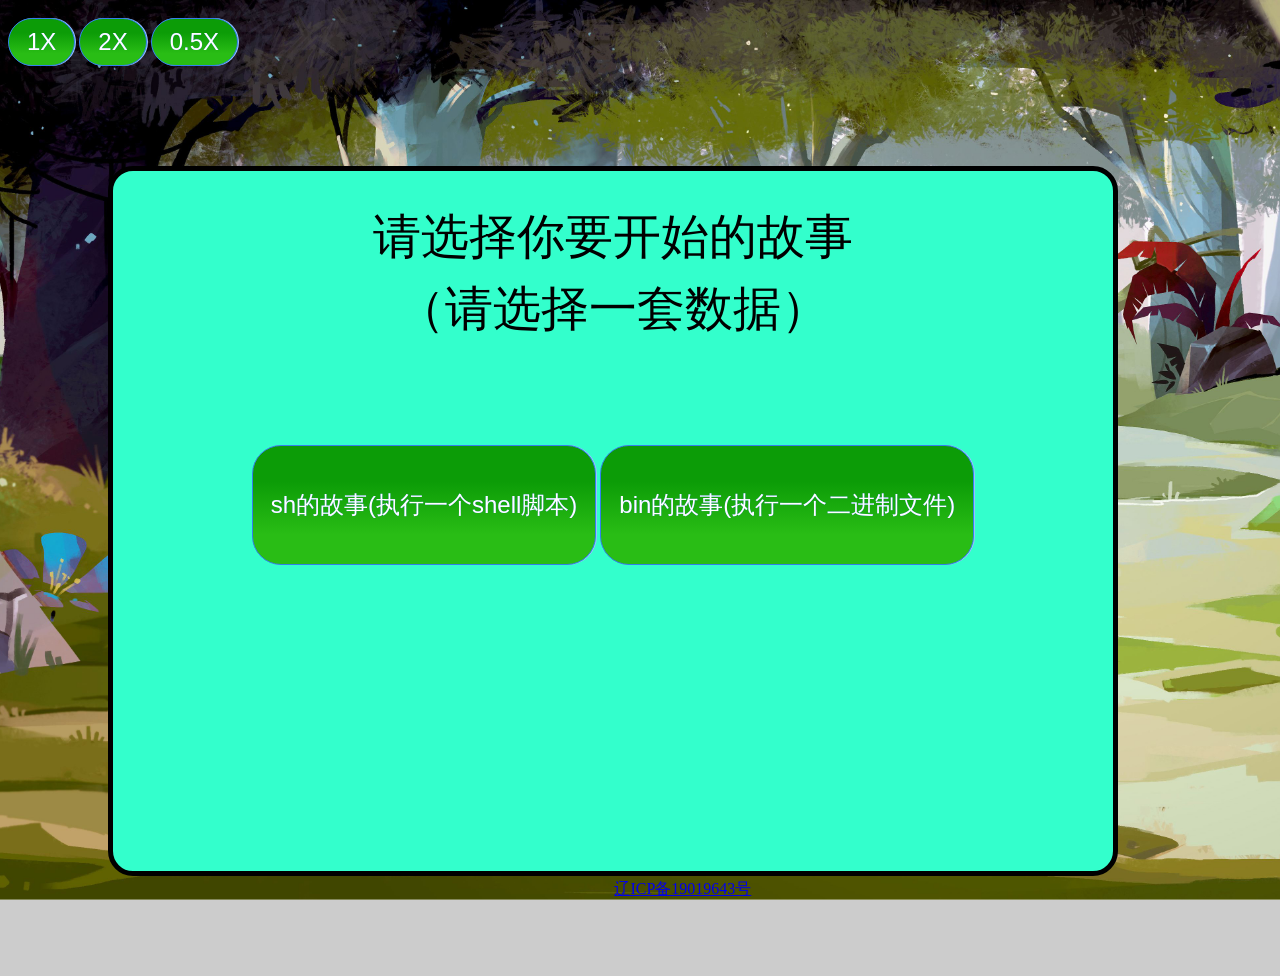
<file: view_sourcecode/www/index.html>
<!DOCTYPE html>
<html>
<head>
<meta charset="utf-8">

<link rel="stylesheet" href="https://cdn.staticfile.org/twitter-bootstrap/3.3.7/css/bootstrap.min.css">  
<script src="https://cdn.staticfile.org/jquery/2.1.1/jquery.min.js"></script>
<script src="https://cdn.staticfile.org/twitter-bootstrap/3.3.7/js/bootstrap.min.js"></script>

<link rel="stylesheet" type="text/css" href="first.css" />
<script type="text/javascript" src="anime-master/lib/anime.min.js"></script>

<script type="text/javascript" src="deal.js"></script>

<title>test</title>
</head>
<body id="boddy">
	<div class="speedbutton" id = "sb1">1X</div>
	<div class="speedbutton" id = "sb2">2X</div>
	<div class="speedbutton" id = "sb3">0.5X</div>
<div class="container" id="main_div">
<div class="row" id="main" >
<div class="first_rec col-sm-6">
    <div class="row">
		<div class="col-sm-10 col-sm-offset-1 large_font" id="content">
			请选择你要开始的故事<br>
				（请选择一套数据）
		</div>
		<div onselectstart="return false" class="col-sm-8 col-sm-offset-2 button" id="bt1">
			sh的故事(执行一个shell脚本)
		</div>
		<div onselectstart="return false" class="col-sm-8 col-sm-offset-2 button" id="bt2">
			bin的故事(执行一个二进制文件)
		</div>
	</div>
</div>	
</div>
</div>
<div class="leader" >
	<div class="bubble" id = "leader">
		这是一条说明这是一条说这是一条说明这是一条说明
		这是一条说明这是一条说明这是一条说明这是一条说明
		这是一条说明这是一条说明这是一条说明这是一条说这是一条说明
	</div>
	<img src="src/leader.png" class="leader_img">
</div>
<div class="instruction" id="ins">
	这是一条说明这是一条说明这是一条说明这是一条说明
	这是一条说明这是一条说明这是一条说明
	这是一条说明这是一条说这是一条说明这是一条说明
	这是一条说明这是一条说明这是一条说明这是一条说明
	这是一条说明这是一条说明这是一条说明这是一条说这是一条说明
	这是一条说明这是一条说明这是一条说明
	这是一条说明这是一条说明这是一条说明
	这是一条说明这是一条说明这是一条说明
	这是一条说明这是一条说明
</div>

<div class="error" id="error_div">
<div class="error_content" id="err"> 
	这是一条说明这是一条说明这是一条说明这是一条说明
	这是一条说明这是一条说明这是一条说明
	这是一条说明这是一条说这是一条说明这是一条说明
	这是一条说明这是一条说明这是一条说明这是一条说明
	这是一条说明这是一条说明这是一条说明这是一条说这是一条说明
	这是一条说明这是一条说明这是一条说明
	这是一条说明这是一条说明这是一条说明
	这是一条说明这是一条说明这是一条说明
	这是一条说明这是一条说明
</div>
</div>

<div class="calculate" id="judge">	
	<div class="box" id="judge_v1_box">
		12
		<img src="src/open.png" class="box_img">
	</div>
	<div class="varer" >
		<div class="bubble" id="judge_v1">
			这是一条说明这是一条说这是一条说明这是一条说明
			这是一条说明这是一条说明这是一条说明这是一条说明
			这是一条说明这是一条说明这是一条说明这是一条说这是一条说明
			这是一条说明这是一条说明这是一条说明
			这是一条说明这是一条说明这是一条说明
			这是一条说明这是一条说明这是一条说明
			这是一条说明这是一条说明
		</div>
		<img src="src/varer.png" class="varer_img">
	</div>

	<div class="cal_word" id="judge_sign">
		<img src="src/equal.png" >
	</div>
	
	<div class="varer">
		<div class="bubble" id="judge_v2">
			这是一条说明这是一条说这是一条说明这是一条说明
			这是一条说明这是一条说明这是一条说明这是一条说明
			这是一条说明这是一条说明这是一条说明这是一条说这是一条说明
			这是一条说明这是一条说明这是一条说明
			这是一条说明这是一条说明这是一条说明
			这是一条说明这是一条说明这是一条说明
			这是一条说明这是一条说明
		</div>
		<img src="src/varer.png" class="varer_img">
	</div>
	<div class="box" id="judge_v2_box">
		13
		<img src="src/open.png" class="box_img">
	</div>

</div>

<div class="calculate" id="show" >	
	<div class="varer" >
		<div class="bubble" id="show_v1">
			这是一条说明这是一条说这是一条说明这是一条说明
			这是一条说明这是一条说明这是一条说明这是一条说明
			这是一条说明这是一条说明这是一条说明这
		</div>
		<img src="src/varer.png" class="varer_img" id = "show_img">
	</div>

	<div class="box" id="show_v1_box" >
		<img src="src/open.png" class="box_img">
	</div>
</div>

<div class="calculate" id = "cal">
	<div class="varer" >
		<div class="bubble" id = "cal_v1">
			这是一条说明这是一条说这是一条说明这是一条说明
			这是一条说明这是一条说明这是一条说明这是一条说明
			这是一条说明这是一条说明这是一条说明这是一条说这是一条说明
		</div>
		<img src="src/varer.png" class="varer_img">
	</div>

	<div class="cal_word" id="cal_sign_1">
		+
	</div>
	<div class="varer">
		<div class="bubble"  id = "cal_v2">
			这是一条说明这是一条说这是一条说明这是一条说明
			这是一条说明这是一条说明这是一条说明这是一条说明
			这是一条说明这是一条说明这是一条说明这是一条说这是一条说明
		</div>
		<img src="src/varer.png" class="varer_img">
	</div>
	<div class="cal_word" id="cal_sign_2">
		=
	</div>
	<div class="varer" id="cal_v3_whole">
		<div class="bubble" id = "cal_v3">
			这是一条说明这是一条说这是一条说明这是一条说明
			这是一条说明这是一条说明这是一条说明这是一条说明
			这是一条说明这是一条说明这是一条说明这是一条说这是一条说明
		</div>
		<img src="src/varer.png" class="varer_img">
	</div>
</div>

<div class="washed_varer" id = "washed">
	<div class="bubble"  id = "washed_v">
		这是一条说明这是一条说这是一条说明这是一条说明
		这是一条说明这是一条说明这是一条说明这是一条说明
		这是一条说明这是一条说明这是一条说明这是一条说这是一条说明
	</div>
	<img src="src/varer.png" class="varer_img">
</div>

<img src="src/wash.png" class="washer_img" id="washed_i">



<img src="src/court.png" class="court_img1 first_mov" id="court_i1">

<div class="court_inc1 first_mov" id="ct_n1">
	文件
</div>

<img src="src/court.png" class="court_img2 first_mov" id="court_i2">

<div class="court_inc2 first_mov" id="ct_n2">
	参数和环境空间
</div>

<img src="src/car.png" class="car_i second_mov" id="car">
<div class="court_box second_mov" id="court_box" >
	空页面</br>
	<img src="src/close.png" class="box_img">
</div>
<a href='http://beian.gov.cn' style="position:fixed;bottom:0;left:48%" target='_blank'>辽ICP备19019643号</a>
</body>
</html>
</file>
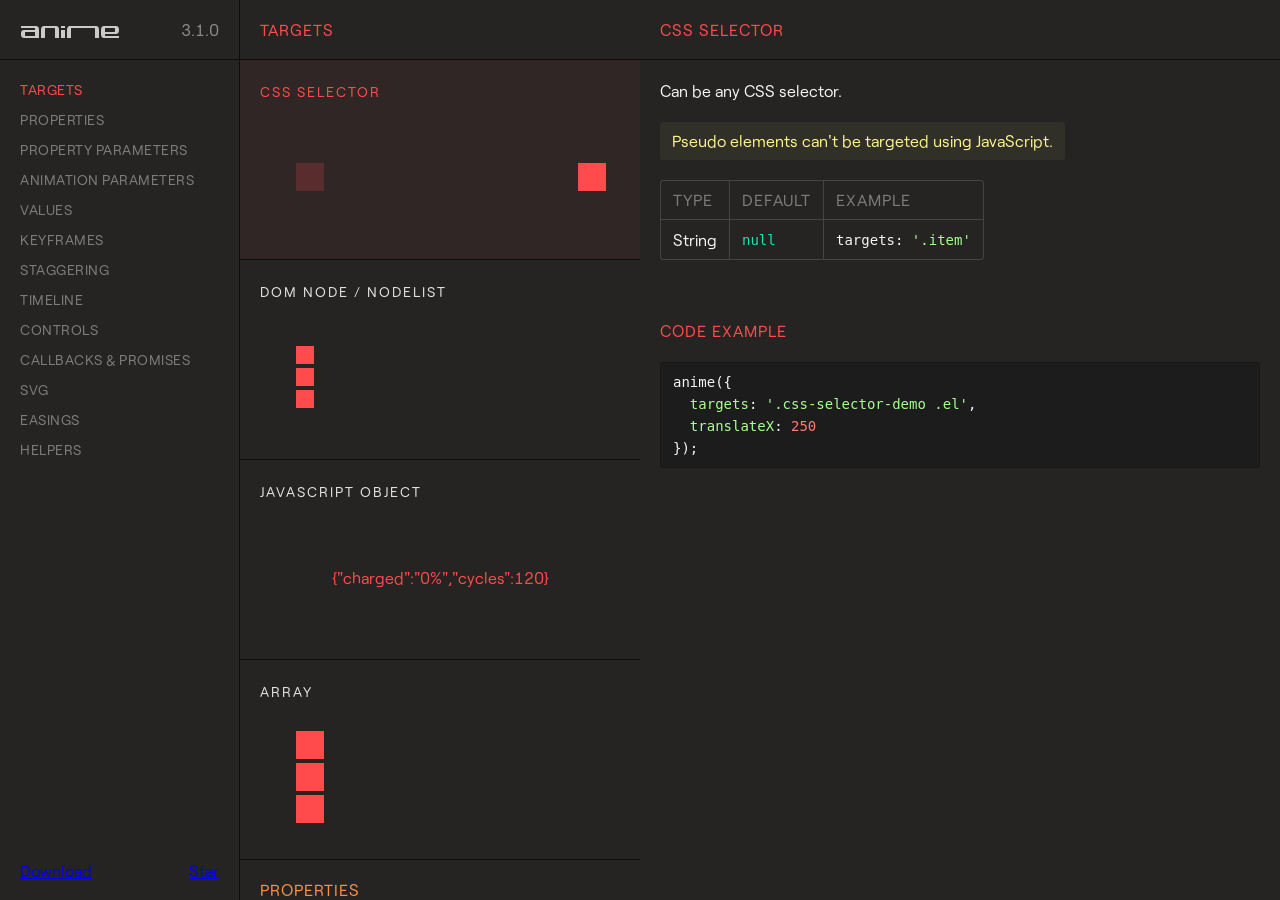
<file: view_sourcecode/www/anime-master/documentation/index.html>
<!DOCTYPE html>
<html>
<head>
  <title>Documentation | anime.js</title>
  <meta charset="utf-8">
  <meta name="viewport" content="width=device-width, initial-scale=1, maximum-scale=1">

  <meta property="og:title" content="anime.js">
  <meta property="og:url" content="https://animejs.com">
  <meta property="og:description" content="Javascript animation engine">
  <meta property="og:image" content="https://animejs.com/documentation/assets/img/social-media-image.png">

  <meta name="twitter:card" content="summary_large_image">
  <meta name="twitter:site" content="@juliangarnier">
  <meta name="twitter:creator" content="@juliangarnier">
  <meta name="twitter:title" content="anime.js">
  <meta name="twitter:description" content="Javascript animation engine">
  <meta name="twitter:image" content="https://animejs.com/documentation/assets/img/social-media-image.png">

  <link rel="apple-touch-icon-precomposed" href="assets/img/apple-touch-icon.png">
  <link rel="icon" type="image/png" href="assets/img/favicon.png" >

  <link href="//cloud.typenetwork.com/projects/2160/fontface.css/" rel="stylesheet" type="text/css">

  <link href="assets/css/animejs.css" rel="stylesheet">
  <link href="assets/css/anime-theme.css" rel="stylesheet">
  <link href="assets/css/documentation.css" rel="stylesheet">

  <script src="../lib/anime.min.js"></script>
</head>
<body>
  <div class="content">
    <header class="header">
    <a class="logo" href="https://github.com/juliangarnier/anime/">
      <img class="anime-mini-logo" src="assets/img/anime-mini-logo.svg" />
      <span class="version-number"></span>
    </a>
    </header>
    <section class="pane sidebar">
      <nav class="navigation"></nav>
      <div class="sidebar-info">
        <a class="github-button" href="https://github.com/juliangarnier/anime/archive/master.zip" data-icon="octicon-cloud-download" aria-label="Download juliangarnier/anime on GitHub">Download</a>
        <a class="github-button" href="https://github.com/juliangarnier/anime" data-show-count="true" aria-label="Star juliangarnier/anime on GitHub">Star</a>
      </div>
    </section>
    <section class="pane demos">

<!-- TARGETS -->
<article id="targets" class="color-targets">
  <header>
    <h2 class="demos-title">Targets</h2>
  </header>

<div id="cssSelector" class="demo">
  <h3 class="demo-title">CSS Selector</h3>
  <div class="demo-description">
    <p>Can be any CSS selector.</p>
    <p class="bubble warning">Pseudo elements can't be targeted using JavaScript.</p>
    <table>
      <thead>
        <td>Type</td>
        <td>Default</td>
        <td>Example</td>
      </thead>
      <tr>
        <td>String</td>
        <td><code>null</code></td>
        <td><code>targets: '.item'</code></td>
      </tr>
    </table>
  </div>
  <div class="demo-content css-selector-demo">
    <div class="line">
      <div class="square shadow"></div>
      <div class="square el"></div>
    </div>
  </div>
  <script>var cssSelector = function() {
/*DEMO*/
anime({
  targets: '.css-selector-demo .el',
  translateX: 250
});
/*DEMO*/
}
  </script>

</div>

<div id="domNode" class="demo">
  <h3 class="demo-title">DOM Node / NodeList</h3>
  <div class="demo-description">
    <p>
      Can be any DOM Node or NodeList.
    </p>
    <table>
      <thead>
        <td>Type</td>
        <td>Default</td>
        <td>Example</td>
      </thead>
      <tr>
        <td>DOM Node</td>
        <td><code>null</code></td>
        <td><code>targets: el.querySelector('.item')</code></td>
      </tr>
      <tr>
        <td>NodeList</td>
        <td><code>null</code></td>
        <td><code>targets: el.querySelectorAll('.item')</code></td>
      </tr>
    </table>
  </div>
  <div class="demo-content dom-node-demo">
    <div class="line">
      <div class="small square shadow"></div>
      <div class="small square el"></div>
    </div>
    <div class="line">
      <div class="small square shadow"></div>
      <div class="small square el"></div>
    </div>
    <div class="line">
      <div class="small square shadow"></div>
      <div class="small square el"></div>
    </div>
  </div>
  <script>var domNode = function() {
/*DEMO*/
var elements = document.querySelectorAll('.dom-node-demo .el');

anime({
  targets: elements,
  translateX: 270
});
/*DEMO*/
}
  </script>
</div>

<div id="JSobject" class="demo">
  <h3 class="demo-title">JavaScript Object</h3>
  <div class="demo-description">
    <p>
      A JavaScript Object with at least one property containing a numerical value.
    </p>
    <table>
      <thead>
        <td>Type</td>
        <td>Default</td>
        <td>Example</td>
      </thead>
      <tr>
        <td>Object</td>
        <td><code>null</code></td>
        <td><code>targets: myObjectProp</code></td>
      </tr>
    </table>
  </div>
  <div class="demo-content">
    <pre class="battery-log">{"charged":"0%","cycles":120}</pre>
  </div>
  <script>var JSobject = function() {
/*DEMO*/
var logEl = document.querySelector('.battery-log');

var battery = {
  charged: '0%',
  cycles: 120
}

anime({
  targets: battery,
  charged: '100%',
  cycles: 130,
  round: 1,
  easing: 'linear',
  update: function() {
    logEl.innerHTML = JSON.stringify(battery);
  }
});
/*DEMO*/
}
  </script>
<script>
</script>
</div>

<div id="array" class="demo">
  <h3 class="demo-title">Array</h3>
  <div class="demo-description">
    <p>
      An array containing multiple targets.
    </p>
    <p class="bubble info">
      Accepts mixed types. E.g. <code>['.el', domNode, jsObject]</code>
    </p>
    <table>
      <thead>
        <td>Type</td>
        <td>Default</td>
        <td>Example</td>
      </thead>
      <tr>
        <td>Array</td>
        <td><code>null</code></td>
        <td><code>targets: ['.item', el.getElementById('#thing')]</code></td>
      </tr>
    </table>
  </div>
  <div class="demo-content mixed-array-demo">
    <div class="line">
      <div class="square shadow"></div>
      <div class="square el el-01"></div>
    </div>
    <div class="line">
      <div class="square shadow"></div>
      <div class="square el el-02"></div>
    </div>
    <div class="line">
      <div class="square shadow"></div>
      <div class="square el el-03"></div>
    </div>
  </div>
  <script>var array = function() {
/*DEMO*/
var el = document.querySelector('.mixed-array-demo .el-01');

anime({
  targets: [el, '.mixed-array-demo .el-02', '.mixed-array-demo .el-03'],
  translateX: 250
});
/*DEMO*/
}
  </script>

</div>

</article>
<!-- -->

<!-- ANIMATABLE PROPERTIES -->
<article id="properties" class="color-properties">
<header>
  <h2 class="demos-title">Properties</h2>
</header>

<div id="cssProperties" class="demo">
  <h3 class="demo-title">CSS Properties</h3>
  <div class="demo-description">
    <p>
      Any CSS properties can be animated.
    </p>
    <p class="bubble warning">
      Most CSS properties will cause layout changes or repaint, and will result in choppy animation.
      Prioritize opacity and CSS transforms as much as possible.
    </p>
    <p>More details about accepted values in the <a class="color-values" href="#unitlessValue">values</a> section.</p>
    <table>
      <thead>
        <td>Example</td>
        <td>value</td>
      </thead>
      <tr>
        <td><code>opacity</code></td>
        <td><code>.5</code></td>
      </tr>
      <tr>
        <td><code>left</code></td>
        <td><code>'100px'</code></td>
      </tr>
    </table>
  </div>
  <div class="demo-content css-prop-demo">
    <div class="large square shadow"></div>
    <div class="large square el"></div>
  </div>
  <script>var cssProperties = function() {
/*DEMO*/
anime({
  targets: '.css-prop-demo .el',
  left: '240px',
  backgroundColor: '#FFF',
  borderRadius: ['0%', '50%'],
  easing: 'easeInOutQuad'
});
/*DEMO*/
}
  </script>
</div>

<div id="CSStransforms" class="demo">
  <h3 class="demo-title">CSS Transforms</h3>
  <div class="demo-description">
    <p>
      Animate CSS transforms properties individually.
    </p>
    <p class="bubble info">
      It's possible to specify different timing for each transforms properties, more details in the <a class="color-prop-params" href="#specificPropParameters">specific property parameters</a> section.
    </p>
    <p>More details about accepted values in the <a class="color-values" href="#unitlessValue">values</a> section.</p>
    <table>
      <thead>
        <td>Valid properties</td>
        <td>Default unit</td>
      </thead>
      <tr><td><code>'translateX'</code></td><td><code>'px'</code></td></tr>
      <tr><td><code>'translateY'</code></td><td><code>'px'</code></td></tr>
      <tr><td><code>'translateZ'</code></td><td><code>'px'</code></td></tr>
      <tr><td><code>'rotate'</code></td><td><code>'deg'</code></td></tr>
      <tr><td><code>'rotateX'</code></td><td><code>'deg'</code></td></tr>
      <tr><td><code>'rotateY'</code></td><td><code>'deg'</code></td></tr>
      <tr><td><code>'rotateZ'</code></td><td><code>'deg'</code></td></tr>
      <tr><td><code>'scale'</code></td><td><code>—</code></td></tr>
      <tr><td><code>'scaleX'</code></td><td><code>—</code></td></tr>
      <tr><td><code>'scaleY'</code></td><td><code>—</code></td></tr>
      <tr><td><code>'scaleZ'</code></td><td><code>—</code></td></tr>
      <tr><td><code>'skew'</code></td><td><code>'deg'</code></td></tr>
      <tr><td><code>'skewX'</code></td><td><code>'deg'</code></td></tr>
      <tr><td><code>'skewY'</code></td><td><code>'deg'</code></td></tr>
      <tr><td><code>'perspective'</code></td><td><code>'px'</code></td></tr>
    </table>
  </div>
  <div class="demo-content css-transforms-demo">
    <div class="square shadow"></div>
    <div class="square el"></div>
  </div>
  <script>var CSStransforms = function() {
/*DEMO*/
anime({
  targets: '.css-transforms-demo .el',
  translateX: 250,
  scale: 2,
  rotate: '1turn'
});
/*DEMO*/
}
  </script>
</div>

<div id="JSobjProp" class="demo">
  <h3 class="demo-title">Object properties</h3>
  <div class="demo-description">
    <p>
      Any Object property containing a numerical value can be animated.<br>
      More details about accepted values in the <a class="color-values" href="#unitlessValue">values</a> section.
    </p>
    <table>
      <thead>
        <td>Example</td>
        <td>value</td>
      </thead>
      <tr>
        <td><code>prop1</code></td>
        <td><code>50</code></td>
      </tr>
      <tr>
        <td><code>'prop2'</code></td>
        <td><code>'100%'</code></td>
      </tr>
    </table>
  </div>
  <div class="demo-content">
    <pre class="js-object-log">{"prop1":0,"prop2":"0%"}</pre>
  </div>
  <script>var JSobjProp = function() {
/*DEMO*/
var objPropLogEl = document.querySelector('.js-object-log');

var myObject = {
  prop1: 0,
  prop2: '0%'
}

anime({
  targets: myObject,
  prop1: 50,
  prop2: '100%',
  easing: 'linear',
  round: 1,
  update: function() {
    objPropLogEl.innerHTML = JSON.stringify(myObject);
  }
});
/*DEMO*/
}
  </script>
</div>

<div id="domAttr" class="demo">
  <h3 class="demo-title">DOM Attributes</h3>
  <div class="demo-description">
    <p>
      Any DOM Attributes containing a numerical value can be animated.<br>
      More details about accepted values in the <a class="color-values" href="#unitlessValue">values</a> section.
    </p>
    <table>
      <thead>
        <td>Example</td>
        <td>value</td>
      </thead>
      <tr>
        <td><code>value</code></td>
        <td><code>1000</code></td>
      </tr>
      <tr>
        <td><code>volume</code></td>
        <td><code>0</code></td>
      </tr>
      <tr>
        <td><code>data-custom</code></td>
        <td><code>'3 dogs'</code></td>
      </tr>
    </table>
  </div>
  <div class="demo-content dom-attribute-demo">
    <input class="el text-output" value="0"></input>
  </div>
  <script>var domAttr = function() {
/*DEMO*/
anime({
  targets: '.dom-attribute-demo input',
  value: [0, 1000],
  round: 1,
  easing: 'easeInOutExpo'
});
/*DEMO*/
}
  </script>
</div>

<div id="svgAttr" class="demo">
  <h3 class="demo-title">SVG Attributes</h3>
  <div class="demo-description">
    <p>
      Like any other <a class="color-properties" href="#domAttr">DOM attributes</a>, all SVG attributes containing at least one numerical value can be animated.<br>
      More details about accepted values in the <a class="color-values" href="#unitlessValue">values</a> section and SVG animation in the <a class="color-svg" href="#motionPath">SVG</a> section.
    </p>
    <table>
      <thead>
        <td>Example</td>
        <td>value</td>
      </thead>
      <tr>
        <td><code>points</code></td>
        <td><code>'64 68.64 8.574 100 63.446 67.68 64 4 64.554 67.68 119.426 100'</code></td>
      </tr>
      <tr>
        <td><code>scale</code></td>
        <td><code>1</code></td>
      </tr>
      <tr>
        <td><code>baseFrequency</code></td>
        <td><code>0</code></td>
      </tr>
    </table>
  </div>
  <div class="demo-content align-center svg-attributes-demo">
<svg width="128" height="128" viewBox="0 0 128 128">
  <filter id="displacementFilter">
    <feTurbulence type="turbulence" baseFrequency=".05" numOctaves="2" result="turbulence"/>
    <feDisplacementMap in2="turbulence" in="SourceGraphic" scale="15" xChannelSelector="R" yChannelSelector="G"/>
  </filter>
  <polygon points="64 68.64 8.574 100 63.446 67.68 64 4 64.554 67.68 119.426 100" style="filter: url(#displacementFilter)" fill="currentColor"/>
</svg>
  </div>
  <script>var svgAttr = function() {
  // Needed to reset demo
  var polyEl = document.querySelector('.svg-attributes-demo polygon');
  var feTurbulenceEl = document.querySelector('feTurbulence');
  var feDisplacementMap = document.querySelector('feDisplacementMap');
  polyEl.setAttribute('points', '64 68.64 8.574 100 63.446 67.68 64 4 64.554 67.68 119.426 100');
  feTurbulenceEl.setAttribute('baseFrequency', '.05');
  feDisplacementMap.setAttribute('scale', '15');
/*DEMO*/
anime({
  targets: ['.svg-attributes-demo polygon', 'feTurbulence', 'feDisplacementMap'],
  points: '64 128 8.574 96 8.574 32 64 0 119.426 32 119.426 96',
  baseFrequency: 0,
  scale: 1,
  loop: true,
  direction: 'alternate',
  easing: 'easeInOutExpo'
});
/*DEMO*/
}
  </script>

</div>

</article>
<!-- -->

<!-- PROPERTY PARAMETERS -->
<article id="propertyParameters" class="color-prop-params">
  <header>
    <h2 class="demos-title">Property parameters</h2>
  </header>

<div id="duration" class="demo">
  <h3 class="demo-title">Duration</h3>
  <div class="demo-description">
    <p>
      Defines the duration in milliseconds of the animation.
    </p>
    <table>
      <thead>
        <td>Type</td>
        <td>Default</td>
        <td>Example</td>
      </thead>
      <tr>
        <td>Number</td>
        <td><code>1000</code></td>
        <td><code>3000</code></td>
      </tr>
      <tr>
        <td>anime.stagger</td>
        <td>See <a class="color-staggering" href="#staggeringBasics">staggering</a> section</td>
        <td><code>anime.stagger(150)</code></td>
      </tr>
      <tr>
        <td>Function</td>
        <td>See <a class="color-prop-params" href="#functionBasedParameters">function based parameters</a> section</td>
        <td><code>(el, i) => i * 150</code></td>
      </tr>
    </table>
  </div>
  <div class="demo-content duration-demo">
    <div class="label">3000 ms</div>
    <div class="square shadow"></div>
    <div class="square el"></div>
  </div>
  <script>var duration = function() {
/*DEMO*/
anime({
  targets: '.duration-demo .el',
  translateX: 250,
  duration: 3000
});
/*DEMO*/
}
  </script>
</div>

<div id="delay" class="demo">
  <h3 class="demo-title">Delay</h3>
  <div class="demo-description">
    <p>
      Defines the delay in milliseconds of the animation.
    </p>
    <table>
      <thead>
        <td>Type</td>
        <td>Default</td>
        <td>Example</td>
      </thead>
      <tr>
        <td>Number</td>
        <td><code>0</code></td>
        <td><code>1000</code></td>
      </tr>
      <tr>
        <td>anime.stagger</td>
        <td>See <a class="color-staggering" href="#staggeringBasics">staggering</a> section</td>
        <td><code>anime.stagger(150)</code></td>
      </tr>
      <tr>
        <td>Function</td>
        <td>See <a class="color-prop-params" href="#functionBasedParameters">function based parameters</a> section</td>
        <td><code>(el, i) => i * 150</code></td>
      </tr>
    </table>
  </div>
  <div class="demo-content delay-demo">
    <div class="label">1000 ms</div>
    <div class="square shadow"></div>
    <div class="square el"></div>
  </div>
  <script>var delay = function() {
/*DEMO*/
anime({
  targets: '.delay-demo .el',
  translateX: 250,
  delay: 1000
});
/*DEMO*/
}
  </script>
</div>

<div id="endDelay" class="demo">
  <h3 class="demo-title">end delay</h3>
  <div class="demo-description">
    <p>
      Adds some extra time in milliseconds at the end of the animation.
    </p>
    <table>
      <thead>
        <td>Type</td>
        <td>Default</td>
        <td>Example</td>
      </thead>
      <tr>
        <td>Number</td>
        <td><code>0</code></td>
        <td><code>1000</code></td>
      </tr>
      <tr>
        <td>anime.stagger</td>
        <td>See <a class="color-staggering" href="#staggeringBasics">staggering</a> section</td>
        <td><code>anime.stagger(150)</code></td>
      </tr>
      <tr>
        <td>Function</td>
        <td>See <a class="color-prop-params" href="#functionBasedParameters">function based parameters</a> section</td>
        <td><code>(el, i) => i * 150</code></td>
      </tr>
    </table>
  </div>
  <div class="demo-content end-delay-demo">
    <div class="label">1000 ms</div>
    <div class="square shadow"></div>
    <div class="square el"></div>
  </div>
  <script>var endDelay = function() {
/*DEMO*/
anime({
  targets: '.end-delay-demo .el',
  translateX: 250,
  endDelay: 1000,
  direction: 'alternate'
});
/*DEMO*/
}
  </script>

</div>

<div id="easing" class="demo">
  <h3 class="demo-title">Easing</h3>
  <div class="demo-description">
    <p>
      Defines the timing function of the animation.
    </p>
    <p class="bubble info">
      Check out the <a class="color-easings" href="#linearEasing">easings</a> section for a complete list of available easing and parameters.
    </p>
    <table>
      <thead>
        <td>Type</td>
        <td>Default</td>
        <td>Example</td>
      </thead>
      <tr>
        <td>String</td>
        <td><code>'easeOutElastic(1, .5)'</code></td>
        <td><code>easing: 'easeInOutQuad'</code></td>
      </tr>
    </table>
  </div>
  <div class="demo-content easing-demo">
    <div class="label">easeInOutExpo</div>
    <div class="square shadow"></div>
    <div class="square el"></div>
  </div>
  <script>var easing = function() {
/*DEMO*/
anime({
  targets: '.easing-demo .el',
  translateX: 250,
  easing: 'easeInOutExpo'
});
/*DEMO*/
}
  </script>

</div>

<div id="round" class="demo">
  <h3 class="demo-title">Round</h3>
  <div class="demo-description">
    <p>
      Rounds up the value to x decimals.
    </p>
    <table>
      <thead>
        <td>Type</td>
        <td>Default</td>
        <td>Example</td>
      </thead>
      <tr>
        <td>Number</td>
        <td><code>0</code></td>
        <td><code>round: 10</code></td>
      </tr>
    </table>
  </div>
  <div class="demo-content">
    <pre class="round-log">0</pre>
  </div>
  <script>var round = function() {
/*DEMO*/
var roundLogEl = document.querySelector('.round-log');

anime({
  targets: roundLogEl,
  innerHTML: [0, 10000],
  easing: 'linear',
  round: 10 // Will round the animated value to 1 decimal
});
/*DEMO*/
}
  </script>
</div>

<div id="specificPropParameters" class="demo">
  <h3 class="demo-title">Specific property parameters</h3>
  <div class="demo-description">
    <p>
      Defines specific parameters to each property of the animation using an Object as value.<br>
      Other properties that aren't specified in the Object are inheritted from the main animation.
    </p>
    <table>
      <thead>
        <td>Type</td>
        <td>Example</td>
      </thead>
      <tr>
        <td>Object</td>
<td><code>rotate: {
  value: 360,
  duration: 1800,
  easing: 'easeInOutSine'
}</code></td>
      </tr>
    </table>
  </div>
  <div class="demo-content specific-prop-params-demo">
    <div class="square shadow"></div>
    <div class="square el"></div>
  </div>
  <script>var specificPropParameters = function() {
/*DEMO*/
anime({
  targets: '.specific-prop-params-demo .el',
  translateX: {
    value: 250,
    duration: 800
  },
  rotate: {
    value: 360,
    duration: 1800,
    easing: 'easeInOutSine'
  },
  scale: {
    value: 2,
    duration: 1600,
    delay: 800,
    easing: 'easeInOutQuart'
  },
  delay: 250 // All properties except 'scale' inherit 250ms delay
});
/*DEMO*/
}
  </script>

</div>

<div id="functionBasedParameters" class="demo">
  <h3 class="demo-title">Function based parameters</h3>
  <div class="demo-description">
    <p>
      Get different values for every target and property of the animation.
    </p>
    <p>
      The function accepts 3 arguments:
    </p>
    <table>
      <thead>
        <td>Arguments</td>
        <td>Infos</td>
      </thead>
      <tr>
        <td><code>target</code></td>
        <td>The curent animated targeted element</td>
      </tr>
      <tr>
        <td><code>index</code></td>
        <td>The index of the animated targeted element</td>
      </tr>
      <tr>
        <td><code>targetsLength</code></td>
        <td>The total number of animated targets</td>
      </tr>
    </table>
    <p class="bubble info">
      See <a class="color-staggering" href="#staggeringBasics">staggering</a> section for easier values manipulation.
    </p>
  </div>
  <div class="demo-content function-based-params-demo">
    <div class="line">
      <div class="small label">delay = 0 * 100</div>
      <div class="small square shadow"></div>
      <div class="small square el"></div>
    </div>
    <div class="line">
      <div class="small label">delay = 1 * 100</div>
      <div class="small square shadow"></div>
      <div class="small square el"></div>
    </div>
    <div class="line">
      <div class="small label">delay = 2 * 100</div>
      <div class="small square shadow"></div>
      <div class="small square el"></div>
    </div>
  </div>
  <script>var functionBasedParameters = function() {
/*DEMO*/
anime({
  targets: '.function-based-params-demo .el',
  translateX: 270,
  direction: 'alternate',
  loop: true,
  delay: function(el, i, l) {
    return i * 100;
  },
  endDelay: function(el, i, l) {
    return (l - i) * 100;
  }
});
/*DEMO*/
}
  </script>

</div>

</article>
<!-- -->

<!-- ANIMATION PARAMETERS -->
<article id="animationParameters" class="color-anim-params">
  <header>
    <h2 class="demos-title">Animation parameters</h2>
  </header>

<div id="direction" class="demo">
  <h3 class="demo-title">Direction</h3>
  <div class="demo-description">
    <p>
      Defines the direction of the animation.
    </p>
    <table>
      <thead>
        <td>Accepts</td>
        <td>Infos</td>
      </thead>
      <tr>
        <td><code>'normal'</code></td>
        <td>Animation progress goes from 0 to 100%</td>
      </tr>
      <tr>
        <td><code>'reverse'</code></td>
        <td>Animation progress goes from 100% to 0%</td>
      </tr>
      <tr>
        <td><code>'alternate'</code></td>
        <td>Animation progress goes from 0% to 100% then goes back to 0%</td>
      </tr>
    </table>
  </div>
  <div class="demo-content">
    <div class="line">
      <div class="label">normal</div>
      <div class="square shadow"></div>
      <div class="square el dir-normal"></div>
    </div>
    <div class="line">
      <div class="label">reverse</div>
      <div class="square shadow"></div>
      <div class="square el dir-reverse"></div>
    </div>
    <div class="line">
      <div class="label">alternate</div>
      <div class="square shadow"></div>
      <div class="square el dir-alternate"></div>
    </div>
  </div>
  <script>var direction = function() {
/*DEMO*/
anime({
  targets: '.dir-normal',
  translateX: 250,
  easing: 'easeInOutSine'
});

anime({
  targets: '.dir-reverse',
  translateX: 250,
  direction: 'reverse',
  easing: 'easeInOutSine'
});

anime({
  targets: '.dir-alternate',
  translateX: 250,
  direction: 'alternate',
  easing: 'easeInOutSine'
});
/*DEMO*/
}
  </script>

</div>

<div id="loop" class="demo">
  <h3 class="demo-title">Loop</h3>
  <div class="demo-description">
    <p>
      Defines the number of iterations of your animation.
    </p>
    <table>
      <thead>
        <td>Accepts</td>
        <td>Infos</td>
      </thead>
      <tr>
        <td><code>Number</code></td>
        <td>The number of iterations</td>
      </tr>
      <tr>
        <td><code>true</code></td>
        <td>Loop indefinitely</td>
      </tr>
    </table>
  </div>
  <div class="demo-content">
    <div class="line">
      <div class="small label">normal 3 times</div>
      <div class="small square shadow"></div>
      <div class="small square el loop"></div>
    </div>
    <div class="line">
      <div class="small label">reverse 3 times</div>
      <div class="small square shadow"></div>
      <div class="small square el loop-reverse"></div>
    </div>
    <div class="line">
      <div class="small label">alternate 3 times</div>
      <div class="small square shadow"></div>
      <div class="small square el loop-alternate"></div>
    </div>
    <div class="line">
      <div class="small label">normal inifinite</div>
      <div class="small square shadow"></div>
      <div class="small square el loop-infinity"></div>
    </div>
    <div class="line">
      <div class="small label">inifinite reverse</div>
      <div class="small square shadow"></div>
      <div class="small square el loop-reverse-infinity"></div>
    </div>
    <div class="line">
      <div class="small label">inifinite alternate</div>
      <div class="small square shadow"></div>
      <div class="small square el loop-alternate-infinity"></div>
    </div>
  </div>
  <script>var loop = function() {
/*DEMO*/
anime({
  targets: '.loop',
  translateX: 270,
  loop: 3,
  easing: 'easeInOutSine'
});

anime({
  targets: '.loop-infinity',
  translateX: 270,
  loop: true,
  easing: 'easeInOutSine'
});

anime({
  targets: '.loop-reverse',
  translateX: 270,
  loop: 3,
  direction: 'reverse',
  easing: 'easeInOutSine'
});

anime({
  targets: '.loop-reverse-infinity',
  translateX: 270,
  direction: 'reverse',
  loop: true,
  easing: 'easeInOutSine'
});

anime({
  targets: '.loop-alternate',
  translateX: 270,
  loop: 3,
  direction: 'alternate',
  easing: 'easeInOutSine'
});

anime({
  targets: '.loop-alternate-infinity',
  translateX: 270,
  direction: 'alternate',
  loop: true,
  easing: 'easeInOutSine'
});
/*DEMO*/
}
  </script>
</div>

<div id="autoplay" class="demo">
  <h3 class="demo-title">Autoplay</h3>
  <div class="demo-description">
    <p>
      Defines if the animation should automatically starts or not.
    </p>
    <table>
      <thead>
        <td>Accepts</td>
        <td>Infos</td>
      </thead>
      <tr>
        <td><code>true</code></td>
        <td>Automatically starts the animation</td>
      </tr>
      <tr>
        <td><code>false</code></td>
        <td>Animation is paused by default</td>
      </tr>
    </table>
  </div>
  <div class="demo-content">
    <div class="line">
      <div class="label">autoplay: true</div>
      <div class="square shadow"></div>
      <div class="square el autoplay-true"></div>
    </div>
    <div class="line">
      <div class="label">autoplay: false</div>
      <div class="square shadow"></div>
      <div class="square el autoplay-false"></div>
    </div>
  </div>
  <script>var autoplay = function() {
/*DEMO*/
anime({
  targets: '.autoplay-true',
  translateX: 250,
  autoplay: true,
  easing: 'easeInOutSine'
});

anime({
  targets: '.autoplay-false',
  translateX: 250,
  autoplay: false,
  easing: 'easeInOutSine'
});
/*DEMO*/
}
  </script>
</div>

</article>
<!-- -->

<!-- VALUES -->
<article id="values" class="color-values">
<header>
  <h2 class="demos-title">Values</h2>
</header>

<div id="unitlessValue" class="demo">
  <h3 class="demo-title">Unitless</h3>
  <div class="demo-description">
    <p>
      If the original value has a unit, it will be automatically added to the animated value.
    </p>
    <table>
      <thead>
        <td>Type</td>
        <td>Example</td>
      </thead>
      <tr>
        <td>Number</td>
        <td><code>translateX: 250</code></td>
      </tr>
    </table>
  </div>
  <div class="demo-content unitless-values-demo">
    <div class="circle shadow"></div>
    <div class="circle el"></div>
  </div>
  <script>var unitlessValue = function() {
/*DEMO*/
anime({
  targets: '.unitless-values-demo .el',
  translateX: 250, // -> '250px'
  rotate: 540 // -> '540deg'
});
/*DEMO*/
}
  </script>

</div>

<div id="specificUnitValue" class="demo">
  <h3 class="demo-title">Specific unit</h3>
  <div class="demo-description">
    <p>
      Forces the animation to use a certain unit and will automatically convert the initial target value.
    </p>
    <p class="bubble warning">
      Conversion accuracy can vary depending of the unit used.<br>
      You can also define the initial value of the animation directly using an array, see the <a href="#fromToValues" class="color-values">from to values</a> section.
    </p>
    <table>
      <thead>
        <td>Type</td>
        <td>Example</td>
      </thead>
      <tr>
        <td>String</td>
        <td><code>width: '100%'</code></td>
      </tr>
    </table>
  </div>
  <div class="demo-content specific-unit-values-demo">
    <div class="square shadow"></div>
    <div class="square el"></div>
  </div>
  <script>var specificUnitValue = function() {
/*DEMO*/
anime({
  targets: '.specific-unit-values-demo .el',
  width: '100%', // -> from '28px' to '100%',
  easing: 'easeInOutQuad',
  direction: 'alternate',
  loop: true
});
/*DEMO*/
}
  </script>

</div>

<div id="relativeValues" class="demo">
  <h3 class="demo-title">Relative</h3>
  <div class="demo-description">
    <p>
      Adds, substracts or multiplies the original value.
    </p>
    <table>
      <thead>
        <td>Accepts</td>
        <td>Effect</td>
        <td>Example</td>
      </thead>
      <tr>
        <td><code>'+='</code></td>
        <td>Add</td>
        <td><code>'+=100'</code></td>
      </tr>
      <tr>
        <td><code>'-='</code></td>
        <td>Substract</td>
        <td><code>'-=2turn'</code></td>
      </tr>
      <tr>
        <td><code>'*='</code></td>
        <td>Multiply</td>
        <td><code>'*=10'</code></td>
      </tr>
    </table>
  </div>
  <div class="demo-content">
    <div class="circle shadow"></div>
    <div class="circle el relative-values"></div>
  </div>
  <script>var relativeValues = function() {
/*DEMO*/
var relativeEl = document.querySelector('.el.relative-values');
relativeEl.style.transform = 'translateX(100px)';

anime({
  targets: '.el.relative-values',
  translateX: {
    value: '*=2.5', // 100px * 2.5 = '250px'
    duration: 1000
  },
  width: {
    value: '-=20px', // 28 - 20 = '8px'
    duration: 1800,
    easing: 'easeInOutSine'
  },
  rotate: {
    value: '+=2turn', // 0 + 2 = '2turn'
    duration: 1800,
    easing: 'easeInOutSine'
  },
  direction: 'alternate'
});
/*DEMO*/
}
  </script>

</div>

<div id="colors" class="demo">
  <h3 class="demo-title">Colors</h3>
  <div class="demo-description">
    <p>
      <i>anime.js</i> accepts and converts Hexadecimal, RGB, RGBA, HSL, and HSLA color values.
    </p>
    <p class="bubble warning">
      CSS color codes ( e.g. : <code>'red', 'yellow', 'aqua'</code> ) are not supported.
    </p>
    <table>
      <thead>
        <td>Accepts</td>
        <td>Example</td>
      </thead>
      <tr>
        <td>Hexadecimal</td>
        <td><code>'#FFF'</code> or <code>'#FFFFFF'</code></td>
      </tr>
      <tr>
        <td>RGB</td>
        <td><code>'rgb(255, 255, 255)'</code></td>
      </tr>
      <tr>
        <td>RGBA</td>
        <td><code>'rgba(255, 255, 255, .2)'</code></td>
      </tr>
      <tr>
        <td>HSL</td>
        <td><code>'hsl(0, 100%, 100%)'</code></td>
      </tr>
      <tr>
        <td>HSLA</td>
        <td><code>'hsla(0, 100%, 100%, .2)'</code></td>
      </tr>
    </table>
  </div>
  <div class="demo-content colors-demo">
    <div class="line">
      <div class="small label">HEX</div>
      <div class="small circle shadow"></div>
      <div class="small circle el color-hex"></div>
    </div>
    <div class="line">
      <div class="small label">RGB</div>
      <div class="small circle shadow"></div>
      <div class="small circle el color-rgb"></div>
    </div>
    <div class="line">
      <div class="small label">HSL</div>
      <div class="small circle shadow"></div>
      <div class="small circle el color-hsl"></div>
    </div>
    <div class="line">
      <div class="small label">RGBA</div>
      <div class="small circle shadow"></div>
      <div class="small circle el color-rgba"></div>
    </div>
    <div class="line">
      <div class="small label">HSLA</div>
      <div class="small circle shadow"></div>
      <div class="small circle el color-hsla"></div>
    </div>
  </div>
  <script>var colors = function() {
/*DEMO*/
var colorsExamples = anime.timeline({
  endDelay: 1000,
  easing: 'easeInOutQuad',
  direction: 'alternate',
  loop: true
})
.add({ targets: '.color-hex',  background: '#FFF' }, 0)
.add({ targets: '.color-rgb',  background: 'rgb(255,255,255)' }, 0)
.add({ targets: '.color-hsl',  background: 'hsl(0, 100%, 100%)' }, 0)
.add({ targets: '.color-rgba', background: 'rgba(255,255,255, .2)' }, 0)
.add({ targets: '.color-hsla', background: 'hsla(0, 100%, 100%, .2)' }, 0)
.add({ targets: '.colors-demo .el', translateX: 270 }, 0);
/*DEMO*/
}
  </script>

</div>

<div id="fromToValues" class="demo">
  <h3 class="demo-title">From To</h3>
  <div class="demo-description">
    <p>
      Forces the animation to start at a specified value.
    </p>
    <table>
      <thead>
        <td>Type</td>
        <td>Example</td>
      </thead>
      <tr>
        <td><code>Array</code></td>
        <td><code>['50%', '100%']</code></td>
      </tr>
    </table>
  </div>
  <div class="demo-content">
    <div class="circle shadow"></div>
    <div class="circle el from-to-values"></div>
  </div>
  <script>var fromToValues = function() {
/*DEMO*/
anime({
  targets: '.el.from-to-values',
  translateX: [100, 250], // from 100 to 250
  delay: 500,
  direction: 'alternate',
  loop: true
});
/*DEMO*/
}
  </script>

</div>

<div id="functionBasedPropVal" class="demo">
  <h3 class="demo-title">Function based values</h3>
  <div class="demo-description">
    <p>
      Get different values for every target and property of the animation.
    </p>
    <p>
      The function accepts 3 arguments:
    </p>
    <table>
      <thead>
        <td>Arguments</td>
        <td>Infos</td>
      </thead>
      <tr>
        <td><code>target</code></td>
        <td>The curently animated targeted element</td>
      </tr>
      <tr>
        <td><code>index</code></td>
        <td>The index of the animated targeted element</td>
      </tr>
      <tr>
        <td><code>targetsLength</code></td>
        <td>The total number of animated targets</td>
      </tr>
    </table>
  </div>
  <div class="demo-content function-based-values-demo">
    <div class="line">
      <div class="small circle shadow"></div>
      <div data-x="170" class="small circle el"></div>
    </div>
    <div class="line">
      <div class="small circle shadow"></div>
      <div data-x="80" class="small circle el"></div>
    </div>
    <div class="line">
      <div class="small circle shadow"></div>
      <div data-x="270" class="small circle el"></div>
    </div>
  </div>
  <script>var functionBasedPropVal = function() {
/*DEMO*/
anime({
  targets: '.function-based-values-demo .el',
  translateX: function(el) {
    return el.getAttribute('data-x');
  },
  translateY: function(el, i) {
    return 50 + (-50 * i);
  },
  scale: function(el, i, l) {
    return (l - i) + .25;
  },
  rotate: function() { return anime.random(-360, 360); },
  borderRadius: function() { return ['50%', anime.random(10, 35) + '%']; },
  duration: function() { return anime.random(1200, 1800); },
  delay: function() { return anime.random(0, 400); },
  direction: 'alternate',
  loop: true
});
/*DEMO*/
}
  </script>

</div>

</article>
<!-- -->

<!-- KEYFRAMES -->
<article id="keyframes" class="color-keyframes">
<header>
  <h2 class="demos-title">Keyframes</h2>
</header>

<div id="animationKeyframes" class="demo">
  <h3 class="demo-title">Animation keyframes</h3>
  <div class="demo-description">
    <p>
      Animation keyframes are defined using an Array, within the <code>keyframes</code> property.
    </p>
    <p class="bubble info">
      If there is no duration specified inside the keyframes, each keyframe duration will be equal to the animation's total duration divided by the number of keyframes.
    </p>
    <table>
      <thead>
        <td>Type</td>
        <td>Example</td>
      </thead>
      <tr>
        <td><code>Array</code></td>
        <td><code>[
  {value: 100, easing: 'easeOutExpo'},
  {value: 200, delay: 500},
  {value: 300, duration: 1000}
]</code></td>
      </tr>
    </table>
  </div>
  <div class="demo-content animation-keyframes-demo">
    <div class="circle shadow"></div>
    <div class="circle el keyframes"></div>
  </div>
  <script>var animationKeyframes = function() {
/*DEMO*/
anime({
  targets: '.animation-keyframes-demo .el',
  keyframes: [
    {translateY: -40},
    {translateX: 250},
    {translateY: 40},
    {translateX: 0},
    {translateY: 0}
  ],
  duration: 4000,
  easing: 'easeOutElastic(1, .8)',
  loop: true
});
/*DEMO*/
}
  </script>
</div>

<div id="propertyKeyframes" class="demo">
  <h3 class="demo-title">Property keyframes</h3>
  <div class="demo-description">
    <p>
      Similar to <a class="color-keyframes" href="#animationKeyframes">animation keyframes</a>, property keyframes are defined using an Array of property Object. Property keyframes allow overlapping animations since each property have its own keyframes array.
    </p>
    <p class="bubble info">
      If there is no duration specified inside the keyframes, each keyframe duration will be equal to the animation's total duration divided by the number of keyframes.
    </p>
    <table>
      <thead>
        <td>Type</td>
        <td>Example</td>
      </thead>
      <tr>
        <td><code>Array</code></td>
        <td><code>[
  {value: 100, easing: 'easeOutExpo'},
  {value: 200, delay: 500},
  {value: 300, duration: 1000}
]</code></td>
      </tr>
    </table>
  </div>
  <div class="demo-content property-keyframes-demo">
    <div class="circle shadow"></div>
    <div class="circle el keyframes"></div>
  </div>
  <script>var propertyKeyframes = function() {
/*DEMO*/
anime({
  targets: '.property-keyframes-demo .el',
  translateX: [
    { value: 250, duration: 1000, delay: 500 },
    { value: 0, duration: 1000, delay: 500 }
  ],
  translateY: [
    { value: -40, duration: 500 },
    { value: 40, duration: 500, delay: 1000 },
    { value: 0, duration: 500, delay: 1000 }
  ],
  scaleX: [
    { value: 4, duration: 100, delay: 500, easing: 'easeOutExpo' },
    { value: 1, duration: 900 },
    { value: 4, duration: 100, delay: 500, easing: 'easeOutExpo' },
    { value: 1, duration: 900 }
  ],
  scaleY: [
    { value: [1.75, 1], duration: 500 },
    { value: 2, duration: 50, delay: 1000, easing: 'easeOutExpo' },
    { value: 1, duration: 450 },
    { value: 1.75, duration: 50, delay: 1000, easing: 'easeOutExpo' },
    { value: 1, duration: 450 }
  ],
  easing: 'easeOutElastic(1, .8)',
  loop: true
});
/*DEMO*/
}
  </script>
</div>

</article>
<!-- -->

<!-- STAGGERING -->
<article id="staggering" class="color-staggering">
<header>
  <h2 class="demos-title">Staggering</h2>
</header>

<div id="staggeringBasics" class="demo">
  <h3 class="demo-title">Staggering basics</h3>
  <div class="demo-description">
    <p>
      Staggering allows you to animate multiple elements with <a href="https://en.wikipedia.org/wiki/Follow_through_and_overlapping_action">follow through and overlapping action</a>.
    </p>
    <pre><code>anime.stagger(value, options)</code></pre>
    <table>
      <thead>
        <td>Arguments</td>
        <td>Type</td>
        <td>Info</td>
        <td>Required</td>
      </thead>
      <tr>
        <td>Value</td>
        <td><code>Number</code>, <code>String</code>, <code>Array</code></td>
        <td>The manipulated value(s)</td>
        <td>Yes</td>
      </tr>
      <tr>
        <td>Options</td>
        <td><code>Object</code></td>
        <td>Stagger parameters</td>
        <td>No</td>
      </tr>
    </table>
  </div>
  <div class="demo-content basic-staggering-demo">
    <div class="line">
      <div class="label">delay = (100 * 0) ms</div>
      <div class="small square shadow"></div>
      <div class="small square el"></div>
    </div>
    <div class="line">
      <div class="label">delay = (100 * 1) ms</div>
      <div class="small square shadow"></div>
      <div class="small square el"></div>
    </div>
    <div class="line">
      <div class="label">delay = (100 * 2) ms</div>
      <div class="small square shadow"></div>
      <div class="small square el"></div>
    </div>
    <div class="line">
      <div class="label">delay = (100 * 3) ms</div>
      <div class="small square shadow"></div>
      <div class="small square el"></div>
    </div>
    <div class="line">
      <div class="label">delay = (100 * 4) ms</div>
      <div class="small square shadow"></div>
      <div class="small square el"></div>
    </div>
    <div class="line">
      <div class="label">delay = (100 * 5) ms</div>
      <div class="small square shadow"></div>
      <div class="small square el"></div>
    </div>
  </div>
  <script>var staggeringBasics = function() {
/*DEMO*/
anime({
  targets: '.basic-staggering-demo .el',
  translateX: 270,
  delay: anime.stagger(100) // increase delay by 100ms for each elements.
});
/*DEMO*/
}
  </script>
</div>

<div id="staggeringStartValue" class="demo">
  <h3 class="demo-title">Start value</h3>
  <div class="demo-description">
    <p>
      Starts the staggering effect from a specific value.
    </p>
    <pre><code>anime.stagger(value, {start: startValue})</code></pre>
    <table>
      <thead>
        <td>Types</td>
        <td>Info</td>
      </thead>
      <tr>
        <td><code>Number</code>, <code>String</code>
        <td>Same as propety values, see <a href="#unitlessValue" class="color-values">values section</a></td>
      </tr>
    </table>
  </div>
  <div class="demo-content staggering-start-value-demo">
    <div class="line">
      <div class="label">delay = 500 + (100 * 0) ms</div>
      <div class="small square shadow"></div>
      <div class="small square el"></div>
    </div>
    <div class="line">
      <div class="label">delay = 500 + (100 * 1) ms</div>
      <div class="small square shadow"></div>
      <div class="small square el"></div>
    </div>
    <div class="line">
      <div class="label">delay = 500 + (100 * 2) ms</div>
      <div class="small square shadow"></div>
      <div class="small square el"></div>
    </div>
    <div class="line">
      <div class="label">delay = 500 + (100 * 3) ms</div>
      <div class="small square shadow"></div>
      <div class="small square el"></div>
    </div>
    <div class="line">
      <div class="label">delay = 500 + (100 * 4) ms</div>
      <div class="small square shadow"></div>
      <div class="small square el"></div>
    </div>
    <div class="line">
      <div class="label">delay = 500 + (100 * 5) ms</div>
      <div class="small square shadow"></div>
      <div class="small square el"></div>
    </div>
  </div>
  <script>var staggeringStartValue = function() {
/*DEMO*/
anime({
  targets: '.staggering-start-value-demo .el',
  translateX: 270,
  delay: anime.stagger(100, {start: 500}) // delay starts at 500ms then increase by 100ms for each elements.
});
/*DEMO*/
}
  </script>
</div>

<div id="rangeValueStaggering" class="demo">
  <h3 class="demo-title">Range value</h3>
  <div class="demo-description">
    <p>
      Distributes evenly values between two numbers.
    </p>
    <pre><code>anime.stagger([startValue, endValue])</code></pre>
    <table>
      <thead>
        <td>Type</td>
        <td>Info</td>
      </thead>
      <tr>
        <td><code>'easingName'</code></td>
        <td>All valid easing names are accepted, see <a href="#easings" class="color-easings">easings section</a></td>
      </tr>
      <tr>
        <td><code>function(i)</code></td>
        <td>Custom easing function, see <a href="#customEasing" class="color-easings">custom easings section</a></td>
      </tr>
    </table>
  </div>
  <div class="demo-content range-value-staggering-demo">
    <div class="line">
      <div class="label">rotate = ((360 - (-360)) / 5) * 0</div>
      <div class="small square shadow"></div>
      <div class="small square el"></div>
    </div>
    <div class="line">
      <div class="label">rotate = ((360 - (-360)) / 5) * 1</div>
      <div class="small square shadow"></div>
      <div class="small square el"></div>
    </div>
    <div class="line">
      <div class="label">rotate = ((360 - (-360)) / 5) * 2</div>
      <div class="small square shadow"></div>
      <div class="small square el"></div>
    </div>
    <div class="line">
      <div class="label">rotate = ((360 - (-360)) / 5) * 3</div>
      <div class="small square shadow"></div>
      <div class="small square el"></div>
    </div>
    <div class="line">
      <div class="label">rotate = ((360 - (-360)) / 5) * 4</div>
      <div class="small square shadow"></div>
      <div class="small square el"></div>
    </div>
    <div class="line">
      <div class="label">rotate = ((360 - (-360)) / 5) * 5</div>
      <div class="small square shadow"></div>
      <div class="small square el"></div>
    </div>
  </div>
  <script>var rangeValueStaggering = function() {
/*DEMO*/
anime({
  targets: '.range-value-staggering-demo .el',
  translateX: 270,
  rotate: anime.stagger([-360, 360]), // rotation will be distributed from -360deg to 360deg evenly between all elements
  easing: 'easeInOutQuad'
});
/*DEMO*/
}
  </script>
</div>

<div id="staggeringFrom" class="demo">
  <h3 class="demo-title">From value</h3>
  <div class="demo-description">
    <p>
      Starts the stagger effect from a specific position.
    </p>
    <pre><code>anime.stagger(value, {from: startingPosition})</code></pre>
    <table>
      <thead>
        <td>Options</td>
        <td>Type</td>
        <td>Info</td>
      </thead>
      <tr>
        <td><code>'first'</code> (default)</td>
        <td><code>'string'</code></td>
        <td>Start the effect from the first element</td>
      </tr>
      <tr>
        <td><code>'last'</code></td>
        <td><code>'string'</code></td>
        <td>Start the effect from the last element</td>
      </tr>
      <tr>
        <td><code>'center'</code></td>
        <td><code>'string'</code></td>
        <td>Start the effect from the center</td>
      </tr>
      <tr>
        <td><code>index</code></td>
        <td><code>number</code></td>
        <td>Start the effect from the specified index</td>
      </tr>
    </table>
  </div>
  <div class="demo-content staggering-from-demo">
    <div class="line">
      <div class="small square shadow"></div>
      <div class="small square el"></div>
    </div>
    <div class="line">
      <div class="small square shadow"></div>
      <div class="small square el"></div>
    </div>
    <div class="line">
      <div class="small square shadow"></div>
      <div class="small square el"></div>
    </div>
    <div class="line">
      <div class="small square shadow"></div>
      <div class="small square el"></div>
    </div>
    <div class="line">
      <div class="small square shadow"></div>
      <div class="small square el"></div>
    </div>
    <div class="line">
      <div class="small square shadow"></div>
      <div class="small square el"></div>
    </div>
  </div>
  <script>var staggeringFrom = function() {
/*DEMO*/
anime({
  targets: '.staggering-from-demo .el',
  translateX: 270,
  delay: anime.stagger(100, {from: 'center'})
});
/*DEMO*/
}
  </script>
</div>

<div id="staggeringDirection" class="demo">
  <h3 class="demo-title">Direction</h3>
  <div class="demo-description">
    <p>
      Changes the order in which the stagger operates.
    </p>
    <pre><code>anime.stagger(value, {direction: 'reverse'})</code></pre>
    <table>
      <thead>
        <td>Options</td>
        <td>Info</td>
      </thead>
      <tr>
        <td><code>'normal'</code> (default)</td>
        <td>Normal staggering, from the first element to the last</td>
      </tr>
      <tr>
        <td><code>'reverse'</code></td>
        <td>Reversed staggering, from the last element to the first</td>
      </tr>
    </table>
  </div>
  <div class="demo-content staggering-direction-demo">
    <div class="line">
      <div class="small square shadow"></div>
      <div class="small square el"></div>
    </div>
    <div class="line">
      <div class="small square shadow"></div>
      <div class="small square el"></div>
    </div>
    <div class="line">
      <div class="small square shadow"></div>
      <div class="small square el"></div>
    </div>
    <div class="line">
      <div class="small square shadow"></div>
      <div class="small square el"></div>
    </div>
    <div class="line">
      <div class="small square shadow"></div>
      <div class="small square el"></div>
    </div>
    <div class="line">
      <div class="small square shadow"></div>
      <div class="small square el"></div>
    </div>
  </div>
  <script>var staggeringDirection = function() {
/*DEMO*/
anime({
  targets: '.staggering-direction-demo .el',
  translateX: 270,
  delay: anime.stagger(100, {direction: 'reverse'})
});
/*DEMO*/
}
  </script>
</div>

<div id="staggeringEasing" class="demo">
  <h3 class="demo-title">Easing</h3>
  <div class="demo-description">
    <p>
      Stagger values using an easing function.
    </p>
    <pre><code>anime.stagger(value, {easing: 'easingName'})</code></pre>
    <table>
      <thead>
        <td>Type</td>
        <td>Info</td>
      </thead>
      <tr>
        <td><code>'string'</code></td>
        <td>All valid <a href="#easings" class="color-easings">easing names</a> are accepted</td>
      </tr>
      <tr>
        <td><code>function(i)</code></td>
        <td>Use your own <a href="#customEasing" class="color-easings">custom easings function</a></td>
      </tr>
    </table>
  </div>
  <div class="demo-content staggering-easing-demo">
    <div class="line">
      <div class="small square shadow"></div>
      <div class="small square el"></div>
    </div>
    <div class="line">
      <div class="small square shadow"></div>
      <div class="small square el"></div>
    </div>
    <div class="line">
      <div class="small square shadow"></div>
      <div class="small square el"></div>
    </div>
    <div class="line">
      <div class="small square shadow"></div>
      <div class="small square el"></div>
    </div>
    <div class="line">
      <div class="small square shadow"></div>
      <div class="small square el"></div>
    </div>
    <div class="line">
      <div class="small square shadow"></div>
      <div class="small square el"></div>
    </div>
  </div>
  <script>var staggeringEasing = function() {
/*DEMO*/
anime({
  targets: '.staggering-easing-demo .el',
  translateX: 270,
  delay: anime.stagger(300, {easing: 'easeOutQuad'})
});
/*DEMO*/
}
  </script>
</div>

<div id="gridStaggering" class="demo">
  <h3 class="demo-title">Grid</h3>
  <div class="demo-description">
    <p>
      Staggering values based a 2D array that allow "ripple" effects.
    </p>
    <pre><code>anime.stagger(value, {grid: [rows, columns]})</code></pre>
    <table>
      <thead>
        <td>Type</td>
        <td>Info</td>
      </thead>
      <tr>
        <td><code>array</code></td>
        <td>A 2 items array, the first value is the number of rows, the second the number of columns</td>
      </tr>
    </table>
  </div>
  <div class="demo-content staggering-grid-demo">
    <div class="grid">
      <div class="small square el"></div>
      <div class="small square el"></div>
      <div class="small square el"></div>
      <div class="small square el"></div>
      <div class="small square el"></div>
      <div class="small square el"></div>
      <div class="small square el"></div>
      <div class="small square el"></div>
      <div class="small square el"></div>
      <div class="small square el"></div>
      <div class="small square el"></div>
      <div class="small square el"></div>
      <div class="small square el"></div>
      <div class="small square el"></div>
      <div class="small square el"></div>
      <div class="small square el"></div>
      <div class="small square el"></div>
      <div class="small square el"></div>
      <div class="small square el"></div>
      <div class="small square el"></div>
      <div class="small square el"></div>
      <div class="small square el"></div>
      <div class="small square el"></div>
      <div class="small square el"></div>
      <div class="small square el"></div>
      <div class="small square el"></div>
      <div class="small square el"></div>
      <div class="small square el"></div>
      <div class="small square el"></div>
      <div class="small square el"></div>
      <div class="small square el"></div>
      <div class="small square el"></div>
      <div class="small square el"></div>
      <div class="small square el"></div>
      <div class="small square el"></div>
      <div class="small square el"></div>
      <div class="small square el"></div>
      <div class="small square el"></div>
      <div class="small square el"></div>
      <div class="small square el"></div>
      <div class="small square el"></div>
      <div class="small square el"></div>
      <div class="small square el"></div>
      <div class="small square el"></div>
      <div class="small square el"></div>
      <div class="small square el"></div>
      <div class="small square el"></div>
      <div class="small square el"></div>
      <div class="small square el"></div>
      <div class="small square el"></div>
      <div class="small square el"></div>
      <div class="small square el"></div>
      <div class="small square el"></div>
      <div class="small square el"></div>
      <div class="small square el"></div>
      <div class="small square el"></div>
      <div class="small square el"></div>
      <div class="small square el"></div>
      <div class="small square el"></div>
      <div class="small square el"></div>
      <div class="small square el"></div>
      <div class="small square el"></div>
      <div class="small square el"></div>
      <div class="small square el"></div>
      <div class="small square el"></div>
      <div class="small square el"></div>
      <div class="small square el"></div>
      <div class="small square el"></div>
      <div class="small square el"></div>
      <div class="small square el"></div>
    </div>
    <div class="grid shadow">
      <div class="small square"></div>
      <div class="small square"></div>
      <div class="small square"></div>
      <div class="small square"></div>
      <div class="small square"></div>
      <div class="small square"></div>
      <div class="small square"></div>
      <div class="small square"></div>
      <div class="small square"></div>
      <div class="small square"></div>
      <div class="small square"></div>
      <div class="small square"></div>
      <div class="small square"></div>
      <div class="small square"></div>
      <div class="small square"></div>
      <div class="small square"></div>
      <div class="small square"></div>
      <div class="small square"></div>
      <div class="small square"></div>
      <div class="small square"></div>
      <div class="small square"></div>
      <div class="small square"></div>
      <div class="small square"></div>
      <div class="small square"></div>
      <div class="small square"></div>
      <div class="small square"></div>
      <div class="small square"></div>
      <div class="small square"></div>
      <div class="small square"></div>
      <div class="small square"></div>
      <div class="small square"></div>
      <div class="small square"></div>
      <div class="small square"></div>
      <div class="small square"></div>
      <div class="small square"></div>
      <div class="small square"></div>
      <div class="small square"></div>
      <div class="small square"></div>
      <div class="small square"></div>
      <div class="small square"></div>
      <div class="small square"></div>
      <div class="small square"></div>
      <div class="small square"></div>
      <div class="small square"></div>
      <div class="small square"></div>
      <div class="small square"></div>
      <div class="small square"></div>
      <div class="small square"></div>
      <div class="small square"></div>
      <div class="small square"></div>
      <div class="small square"></div>
      <div class="small square"></div>
      <div class="small square"></div>
      <div class="small square"></div>
      <div class="small square"></div>
      <div class="small square"></div>
      <div class="small square"></div>
      <div class="small square"></div>
      <div class="small square"></div>
      <div class="small square"></div>
      <div class="small square"></div>
      <div class="small square"></div>
      <div class="small square"></div>
      <div class="small square"></div>
      <div class="small square"></div>
      <div class="small square"></div>
      <div class="small square"></div>
      <div class="small square"></div>
      <div class="small square"></div>
      <div class="small square"></div>
    </div>
  </div>
  <script>var gridStaggering = function() {
/*DEMO*/
anime({
  targets: '.staggering-grid-demo .el',
  scale: [
    {value: .1, easing: 'easeOutSine', duration: 500},
    {value: 1, easing: 'easeInOutQuad', duration: 1200}
  ],
  delay: anime.stagger(200, {grid: [14, 5], from: 'center'})
});
/*DEMO*/
}
  </script>
</div>

<div id="gridAxisStaggering" class="demo">
  <h3 class="demo-title">Axis</h3>
  <div class="demo-description">
    <p>
      Forces the direction of a <a href="#gridStaggering" class="color-staggering">grid starrering</a> effect.
    </p>
    <pre><code>anime.stagger(value, {grid: [rows, columns], axis: 'x'})</code></pre>
    <table>
      <thead>
        <td>Parameters</td>
        <td>Info</td>
      </thead>
      <tr>
        <td><code>'x'</code></td>
        <td>Follows the x axis</td>
      </tr>
      <tr>
        <td><code>'y'</code></td>
        <td>Follows the y axis</td>
      </tr>
    </table>
  </div>
  <div class="demo-content staggering-axis-grid-demo">
    <div class="grid">
      <div class="small square el"></div>
      <div class="small square el"></div>
      <div class="small square el"></div>
      <div class="small square el"></div>
      <div class="small square el"></div>
      <div class="small square el"></div>
      <div class="small square el"></div>
      <div class="small square el"></div>
      <div class="small square el"></div>
      <div class="small square el"></div>
      <div class="small square el"></div>
      <div class="small square el"></div>
      <div class="small square el"></div>
      <div class="small square el"></div>
      <div class="small square el"></div>
      <div class="small square el"></div>
      <div class="small square el"></div>
      <div class="small square el"></div>
      <div class="small square el"></div>
      <div class="small square el"></div>
      <div class="small square el"></div>
      <div class="small square el"></div>
      <div class="small square el"></div>
      <div class="small square el"></div>
      <div class="small square el"></div>
      <div class="small square el"></div>
      <div class="small square el"></div>
      <div class="small square el"></div>
      <div class="small square el"></div>
      <div class="small square el"></div>
      <div class="small square el"></div>
      <div class="small square el"></div>
      <div class="small square el"></div>
      <div class="small square el"></div>
      <div class="small square el"></div>
      <div class="small square el"></div>
      <div class="small square el"></div>
      <div class="small square el"></div>
      <div class="small square el"></div>
      <div class="small square el"></div>
      <div class="small square el"></div>
      <div class="small square el"></div>
      <div class="small square el"></div>
      <div class="small square el"></div>
      <div class="small square el"></div>
      <div class="small square el"></div>
      <div class="small square el"></div>
      <div class="small square el"></div>
      <div class="small square el"></div>
      <div class="small square el"></div>
      <div class="small square el"></div>
      <div class="small square el"></div>
      <div class="small square el"></div>
      <div class="small square el"></div>
      <div class="small square el"></div>
      <div class="small square el"></div>
      <div class="small square el"></div>
      <div class="small square el"></div>
      <div class="small square el"></div>
      <div class="small square el"></div>
      <div class="small square el"></div>
      <div class="small square el"></div>
      <div class="small square el"></div>
      <div class="small square el"></div>
      <div class="small square el"></div>
      <div class="small square el"></div>
      <div class="small square el"></div>
      <div class="small square el"></div>
      <div class="small square el"></div>
      <div class="small square el"></div>
    </div>
    <div class="grid shadow">
      <div class="small square"></div>
      <div class="small square"></div>
      <div class="small square"></div>
      <div class="small square"></div>
      <div class="small square"></div>
      <div class="small square"></div>
      <div class="small square"></div>
      <div class="small square"></div>
      <div class="small square"></div>
      <div class="small square"></div>
      <div class="small square"></div>
      <div class="small square"></div>
      <div class="small square"></div>
      <div class="small square"></div>
      <div class="small square"></div>
      <div class="small square"></div>
      <div class="small square"></div>
      <div class="small square"></div>
      <div class="small square"></div>
      <div class="small square"></div>
      <div class="small square"></div>
      <div class="small square"></div>
      <div class="small square"></div>
      <div class="small square"></div>
      <div class="small square"></div>
      <div class="small square"></div>
      <div class="small square"></div>
      <div class="small square"></div>
      <div class="small square"></div>
      <div class="small square"></div>
      <div class="small square"></div>
      <div class="small square"></div>
      <div class="small square"></div>
      <div class="small square"></div>
      <div class="small square"></div>
      <div class="small square"></div>
      <div class="small square"></div>
      <div class="small square"></div>
      <div class="small square"></div>
      <div class="small square"></div>
      <div class="small square"></div>
      <div class="small square"></div>
      <div class="small square"></div>
      <div class="small square"></div>
      <div class="small square"></div>
      <div class="small square"></div>
      <div class="small square"></div>
      <div class="small square"></div>
      <div class="small square"></div>
      <div class="small square"></div>
      <div class="small square"></div>
      <div class="small square"></div>
      <div class="small square"></div>
      <div class="small square"></div>
      <div class="small square"></div>
      <div class="small square"></div>
      <div class="small square"></div>
      <div class="small square"></div>
      <div class="small square"></div>
      <div class="small square"></div>
      <div class="small square"></div>
      <div class="small square"></div>
      <div class="small square"></div>
      <div class="small square"></div>
      <div class="small square"></div>
      <div class="small square"></div>
      <div class="small square"></div>
      <div class="small square"></div>
      <div class="small square"></div>
      <div class="small square"></div>
    </div>
  </div>
  <script>var gridAxisStaggering = function() {
/*DEMO*/
anime({
  targets: '.staggering-axis-grid-demo .el',
  translateX: anime.stagger(10, {grid: [14, 5], from: 'center', axis: 'x'}),
  translateY: anime.stagger(10, {grid: [14, 5], from: 'center', axis: 'y'}),
  rotateZ: anime.stagger([0, 90], {grid: [14, 5], from: 'center', axis: 'x'}),
  delay: anime.stagger(200, {grid: [14, 5], from: 'center'}),
  easing: 'easeInOutQuad'
});
/*DEMO*/
}
  </script>
</div>

</article>
<!-- -->

<!-- TIMELINE -->
<article id="timeline" class="color-tl">
<header>
  <h2 class="demos-title">Timeline</h2>
</header>

<div id="timelineBasics" class="demo">
  <h3 class="demo-title">Timeline basics</h3>
  <div class="demo-description">
    <p>
      Timelines let you synchronise multiple animations together.<br>
      By default each animation added to the timeline starts after the previous animation ends.
    </p>
    <p>
      Creating a timeline:
    </p>
<pre><code>var myTimeline = anime.timeline(parameters);</code></pre>
    <table>
      <thead>
        <td>Argument</td>
        <td>Type</td>
        <td>Info</td>
        <td>Required</td>
      </thead>
      <tr>
        <td><code>parameters</code></td>
        <td><code>Object</code></td>
        <td>The default parameters of the timeline inherited by children</td>
        <td>No</td>
      </tr>
    </table>
    <p>
      Adding animations to a timeline:
    </p>
<pre><code>myTimeline.add(parameters, offset);</code></pre>
    <table>
      <thead>
        <td>Argument</td>
        <td>Types</td>
        <td>Info</td>
        <td>Required</td>
      </thead>
      <tr>
        <td><code>parameters</code></td>
        <td><code>Object</code></td>
        <td>The child animation parameters, override the timeline default parameters</td>
        <td>Yes</td>
      </tr>
      <tr>
        <td><code>time offset</code></td>
        <td><code>String</code> or <code>Number</code></td>
        <td>Check out the <a class="color-tl" href="#timelineOffsets">Timeline offsets</a> section</td>
        <td>No</td>
      </tr>
    </table>
  </div>
  <div class="demo-content basic-timeline-demo">
    <div class="line">
      <div class="square shadow"></div>
      <div class="square el"></div>
    </div>
    <div class="line">
      <div class="circle shadow"></div>
      <div class="circle el"></div>
    </div>
    <div class="line">
      <div class="triangle shadow"></div>
      <div class="triangle el"></div>
    </div>
  </div>
  <script>var timelineBasics = function() {
/*DEMO*/
// Create a timeline with default parameters
var tl = anime.timeline({
  easing: 'easeOutExpo',
  duration: 750
});

// Add children
tl
.add({
  targets: '.basic-timeline-demo .el.square',
  translateX: 250,
})
.add({
  targets: '.basic-timeline-demo .el.circle',
  translateX: 250,
})
.add({
  targets: '.basic-timeline-demo .el.triangle',
  translateX: 250,
});

/*DEMO*/
}
  </script>

</div>

<div id="timelineOffsets" class="demo">
  <h3 class="demo-title">Time Offsets</h3>
  <div class="demo-description">
    <p>
      Time offsets can be specified with a second optional parameter using the timeline <code>.add()</code> function. It defines when a animation starts in the timeline, if no offset is specifed, the animation will starts after the previous animation ends.<br>
      An offset can be relative to the last animation or absolute to the whole timeline.
    </p>
    <table>
      <thead>
        <td>Type</td>
        <td>Offset</td>
        <td>Example</td>
        <td>Infos</td>
      </thead>
      <tr>
        <td>String</td>
        <td><code>'+='</code></td>
        <td><code>'+=200'</code></td>
        <td>Starts 200ms after the previous animation ends</td>
      </tr>
      <tr>
        <td>String</td>
        <td><code>'-='</code></td>
        <td><code>'-=200'</code></td>
        <td>Starts 200ms before the previous animation ends</td>
      </tr>
      <tr>
        <td>Number</td>
        <td><code>Number</code></td>
        <td><code>100</code></td>
        <td>Starts at 100ms, reagardless of the animtion position in the timeline</td>
      </tr>
    </table>
  </div>
  <div class="demo-content offsets-demo">
    <div class="line">
      <div class="label">no offset</div>
      <div class="square shadow"></div>
      <div class="square el"></div>
    </div>
    <div class="line">
      <div class="label">relative offset ('-=600')</div>
      <div class="circle shadow"></div>
      <div class="circle el"></div>
    </div>
    <div class="line">
      <div class="label">absolute offset (400)</div>
      <div class="triangle shadow"></div>
      <div class="triangle el"></div>
    </div>
  </div>
  <script>var timelineOffsets = function() {
/*DEMO*/
// Create a timeline with default parameters
var tl = anime.timeline({
  easing: 'easeOutExpo',
  duration: 750
});

tl
.add({
  targets: '.offsets-demo .el.square',
  translateX: 250,
})
.add({
  targets: '.offsets-demo .el.circle',
  translateX: 250,
}, '-=600') // relative offset
.add({
  targets: '.offsets-demo .el.triangle',
  translateX: 250,
}, 400); // absolute offset

/*DEMO*/
}
  </script>
</div>

<div id="TLParamsInheritance" class="demo">
  <h3 class="demo-title">Parameters inheritance</h3>
  <div class="demo-description">
    <p>
      Parameters set in the parent timeline instance will be inherited by all the children.
    </p>
    <table>
      <thead>
        <td>Parameters that can be inherited</td>
      </thead>
      <tr>
        <td><code>targets</code></td>
      </tr>
      <tr>
        <td><code>duration</code></td>
      </tr>
      <tr>
        <td><code>delay</code></td>
      </tr>
      <tr>
        <td><code>endDelay</code></td>
      </tr>
      <tr>
        <td><code>round</code></td>
      </tr>
    </table>
  </div>
  <div class="demo-content params-inheritance-demo">
    <div class="line">
      <div class="square shadow"></div>
      <div class="square el"></div>
    </div>
    <div class="line">
      <div class="circle shadow"></div>
      <div class="circle el"></div>
    </div>
    <div class="line">
      <div class="triangle shadow"></div>
      <div class="triangle el"></div>
    </div>
  </div>
  <script>var TLParamsInheritance = function() {
/*DEMO*/
var tl = anime.timeline({
  targets: '.params-inheritance-demo .el',
  delay: function(el, i) { return i * 200 },
  duration: 500,
  easing: 'easeOutExpo',
  direction: 'alternate',
  loop: true
});

tl
.add({
  translateX: 250,
  // override the easing parameter
  easing: 'spring',
})
.add({
  opacity: .5,
  scale: 2
})
.add({
  // override the targets parameter
  targets: '.params-inheritance-demo .el.triangle',
  rotate: 180
})
.add({
  translateX: 0,
  scale: 1
});
/*DEMO*/
}
  </script>

</div>

</article>
<!-- -->

<!-- CONTROLS -->
<article id="controls" class="color-controls">
<header>
  <h2 class="demos-title">Controls</h2>
</header>

<div id="playPause" class="demo">
  <h3 class="demo-title">Play / Pause</h3>
  <div class="demo-description">
    <p>Plays a paused animation, or starts the animation if the <code>autoplay</code> parameters is set to <code>false</code>.</p>
    <pre><code>animation.play();</code></pre>
    <p>Pauses a running animation.</p>
    <pre><code>animation.pause();</code></pre>
  </div>
  <div class="demo-content play-pause-demo">
    <div class="line">
      <div class="small square shadow"></div>
      <div class="small square el"></div>
    </div>
    <div class="line">
      <div class="small square shadow"></div>
      <div class="small square el"></div>
    </div>
    <div class="line">
      <div class="small square shadow"></div>
      <div class="small square el"></div>
    </div>
    <div class="line controls">
      <button class="play">Play</button>
      <button class="pause">Pause</button>
    </div>
  </div>
  <script>var playPause = function() {
/*DEMO*/
var animation = anime({
  targets: '.play-pause-demo .el',
  translateX: 270,
  delay: function(el, i) { return i * 100; },
  direction: 'alternate',
  loop: true,
  autoplay: false,
  easing: 'easeInOutSine'
});

document.querySelector('.play-pause-demo .play').onclick = animation.play;
document.querySelector('.play-pause-demo .pause').onclick = animation.pause;
/*DEMO*/
}

</script>
</div>

<div id="restartAnim" class="demo">
  <h3 class="demo-title">Restart</h3>
  <div class="demo-description">
    <p>Restarts an animation from its initial values.</p>
    <pre><code>animation.restart();</code></pre>
  </div>
  <div class="demo-content restart-demo">
    <div class="line">
      <div class="small square shadow"></div>
      <div class="small square el"></div>
    </div>
    <div class="line">
      <div class="small square shadow"></div>
      <div class="small square el"></div>
    </div>
    <div class="line">
      <div class="small square shadow"></div>
      <div class="small square el"></div>
    </div>
    <div class="line controls">
      <button class="restart">Restart</button>
    </div>
  </div>
  <script>var restartAnim = function() {
/*DEMO*/
var animation = anime({
  targets: '.restart-demo .el',
  translateX: 250,
  delay: function(el, i) { return i * 100; },
  direction: 'alternate',
  loop: true,
  easing: 'easeInOutSine'
});

document.querySelector('.restart-demo .restart').onclick = animation.restart;
/*DEMO*/
}
  </script>

</div>

<div id="reverseAnim" class="demo">
  <h3 class="demo-title">Reverse</h3>
  <div class="demo-description">
    <p>Reverses the direction of an animation.</p>
    <pre><code>animation.reverse();</code></pre>
  </div>
  <div class="demo-content reverse-anim-demo">
    <div class="line">
      <div class="small square shadow"></div>
      <div class="small square el"></div>
    </div>
    <div class="line">
      <div class="small square shadow"></div>
      <div class="small square el"></div>
    </div>
    <div class="line">
      <div class="small square shadow"></div>
      <div class="small square el"></div>
    </div>
    <div class="line controls">
      <button class="reverse">Reverse</button>
    </div>
  </div>

  <script>

  var reverseAnimDemo = anime({
    targets: '.reverse-anim-demo .el',
    translateX: 270,
    duration: 2000,
    delay: function(el, i) { return i * 200; }
  });

  document.querySelector('.reverse-anim-demo .reverse').onclick = function() {
    reverseAnimDemo.reverse();
  }

  var reverseAnim = function() {
/*DEMO*/
var animation = anime({
  targets: '.reverse-anim-demo .el',
  translateX: 270,
  loop: true,
  delay: function(el, i) { return i * 200; },
  easing: 'easeInOutSine'
});

document.querySelector('.reverse-anim-demo .reverse').onclick = animation.reverse;
/*DEMO*/
}
  </script>

</div>

<div id="seekAnim" class="demo">
  <h3 class="demo-title">Seek</h3>
  <div class="demo-description">
    <p>Jump to a specific time (in milliseconds).</p>
    <pre><code>animation.seek(timeStamp);</code></pre>
    <p>Can also be used to control an animation while scrolling.</p>
    <pre><code>animation.seek((scrollPercent / 100) * animation.duration);</code></pre>
  </div>
  <div class="demo-content seek-anim-demo">
    <div class="line">
      <div class="small square shadow"></div>
      <div class="small square el"></div>
    </div>
    <div class="line">
      <div class="small square shadow"></div>
      <div class="small square el"></div>
    </div>
    <div class="line">
      <div class="small square shadow"></div>
      <div class="small square el"></div>
    </div>
    <div class="line controls">
      <input class="progress" step=".001" type="range" min="0" max="100" value="0"></input>
    </div>
  </div>
  <script>var seekAnim = function() {
/*DEMO*/
var animation = anime({
  targets: '.seek-anim-demo .el',
  translateX: 270,
  delay: function(el, i) { return i * 100; },
  elasticity: 200,
  easing: 'easeInOutSine',
  autoplay: false
});

var seekProgressEl = document.querySelector('.seek-anim-demo .progress');
seekProgressEl.oninput = function() {
  animation.seek(animation.duration * (seekProgressEl.value / 100));
};
/*DEMO*/
}
  </script>

</div>

<div id="TLcontrols" class="demo">
  <h3 class="demo-title">Timeline controls</h3>
  <div class="demo-description">
    <p>Timelines can be controled like any other <i>anime.js</i> instance.</p>
<pre><code>timeline.play();
timeline.pause();
timeline.restart();
timeline.seek(timeStamp);
</code></pre>
  </div>
  <div class="demo-content timeline-controls-demo">
    <div class="line">
      <div class="small square shadow"></div>
      <div class="small square el"></div>
    </div>
    <div class="line">
      <div class="small circle shadow"></div>
      <div class="small circle el"></div>
    </div>
    <div class="line">
      <div class="small triangle shadow"></div>
      <div class="small triangle el"></div>
    </div>
    <div class="line controls">
      <button class="play">Play</button>
      <button class="pause">Pause</button>
      <button class="restart">Restart</button>
      <input class="progress" step=".001" type="range" min="0" max="100" value="0"></input>
    </div>
  </div>
  <script>var TLcontrols = function() {
/*DEMO*/
var controlsProgressEl = document.querySelector('.timeline-controls-demo .progress');

var tl = anime.timeline({
  direction: 'alternate',
  loop: true,
  duration: 500,
  easing: 'easeInOutSine',
  update: function(anim) {
    controlsProgressEl.value = tl.progress;
  }
});

tl
.add({
  targets: '.timeline-controls-demo .square.el',
  translateX: 270,
})
.add({
  targets: '.timeline-controls-demo .circle.el',
  translateX: 270,
}, '-=100')
.add({
  targets: '.timeline-controls-demo .triangle.el',
  translateX: 270,
}, '-=100');

document.querySelector('.timeline-controls-demo .play').onclick = tl.play;
document.querySelector('.timeline-controls-demo .pause').onclick = tl.pause;
document.querySelector('.timeline-controls-demo .restart').onclick = tl.restart;

controlsProgressEl.addEventListener('input', function() {
  tl.seek(tl.duration * (controlsProgressEl.value / 100));
});
/*DEMO*/
}
  </script>

</div>

</article>
<!-- -->

<!-- CALLBACKS -->
<article id="callbacks" class="color-callbacks">
<header>
  <h2 class="demos-title">Callbacks & Promises</h2>
</header>

<div id="update" class="demo">
  <h3 class="demo-title">Update</h3>
  <div class="demo-description">
    <p>
      Callback triggered on every frame as soon as the animation starts playing.
    </p>
    <table>
      <thead>
        <td>Type</td>
        <td>Parameters</td>
        <td>Info</td>
      </thead>
      <tr>
        <td>Function</td>
        <td>animation</td>
        <td>Return the current animation Object</td>
      </tr>
    </table>
  </div>
  <div class="demo-content update-demo">
    <div class="logs">
      <input class="log progress-log"></input>
      <input class="log update-log"></input>
    </div>
    <div class="circle shadow"></div>
    <div class="circle el"></div>
  </div>
  <script>var update = function() {

var updateLogEl = document.querySelector('.update-demo .update-log');
var progressLogEl = document.querySelector('.update-demo .progress-log');

/*DEMO*/
var updates = 0;

anime({
  targets: '.update-demo .el',
  translateX: 270,
  delay: 1000,
  direction: 'alternate',
  loop: 3,
  easing: 'easeInOutCirc',
  update: function(anim) {
    updates++;
    progressLogEl.value = 'progress : '+Math.round(anim.progress)+'%';
    updateLogEl.value = 'updates : '+updates;
  }
});
/*DEMO*/
}
  </script>
</div>

<div id="beginComplete" class="demo">
  <h3 class="demo-title">Begin & Complete</h3>
  <div class="demo-description">
      <p><code>begin()</code> callback is triggered once, when the animation starts playing.</p>
      <p><code>complete()</code> callback is triggered once, when the animation is completed.</p>
      <p class="bubble info">Both <code>begin()</code> and <code>complete()</code> callbacks are called if the animation's <code>duration</code> is <code>0</code>.</p>
    <table>
      <thead>
        <td>Type</td>
        <td>Parameters</td>
        <td>Info</td>
      </thead>
      <tr>
        <td>Function</td>
        <td>animation</td>
        <td>Return the current animation Object</td>
      </tr>
    </table>
  </div>
  <div class="demo-content begin-complete-demo">
    <div class="logs">
      <input class="log progress-log"></input>
      <input class="log begin-log" value=""></input>
      <input class="log complete-log" value=""></input>
    </div>
    <div class="large circle shadow"></div>
    <div class="large circle el"></div>
  </div>
  <script>var beginComplete = function() {

var beginLogEl = document.querySelector('.begin-complete-demo .begin-log');
var completeLogEl = document.querySelector('.begin-complete-demo .complete-log');
var progressLogEl = document.querySelector('.begin-complete-demo .progress-log');

beginLogEl.value = '';
completeLogEl.value = '';

/*DEMO*/
anime({
  targets: '.begin-complete-demo .el',
  translateX: 240,
  delay: 1000,
  easing: 'easeInOutCirc',
  update: function(anim) {
    progressLogEl.value = 'progress : ' + Math.round(anim.progress) + '%';
    beginLogEl.value = 'began : ' + anim.began;
    completeLogEl.value = 'completed : ' + anim.completed;
  },
  begin: function(anim) {
    beginLogEl.value = 'began : ' + anim.began;
  },
  complete: function(anim) {
    completeLogEl.value = 'completed : ' + anim.completed;
  }
});
/*DEMO*/
}
  </script>
</div>

<div id="loopBeginLoopComplete" class="demo">
  <h3 class="demo-title">loopBegin & loopComplete</h3>
  <div class="demo-description">
    <p><code>loopBegin()</code> callback is triggered once everytime a loop begin.</p>
    <p><code>loopComplete()</code> callback is triggered once everytime a loop is completed.</p>
    <table>
      <thead>
        <td>Type</td>
        <td>Parameters</td>
        <td>Info</td>
      </thead>
      <tr>
        <td>Function</td>
        <td>animation</td>
        <td>Return the current animation Object</td>
      </tr>
    </table>
  </div>
  <div class="demo-content loopBegin-loopComplete-demo">
    <div class="logs">
      <input class="log loopBegin-log" value=""></input>
      <input class="log loopComplete-log" value=""></input>
    </div>
    <div class="circle shadow"></div>
    <div class="circle el"></div>
  </div>
  <script>var loopBeginLoopComplete = function() {

var beginLogEl = document.querySelector('.loopBegin-log');
var completeLogEl = document.querySelector('.loopComplete-log');

beginLogEl.value = 'loop began 0 times';
completeLogEl.value = 'loop complete 0 times';

/*DEMO*/
var loopBegan = 0;
var loopCompleted = 0;

anime({
  targets: '.loopBegin-loopComplete-demo .el',
  translateX: 240,
  loop: true,
  direction: 'alternate',
  easing: 'easeInOutCirc',
  loopBegin: function(anim) {
    loopBegan++;
    beginLogEl.value = 'loop began : ' + loopBegan;
  },
  loopComplete: function(anim) {
    loopCompleted++;
    completeLogEl.value = 'loop completed : ' + loopCompleted;
  }
});
/*DEMO*/
}
  </script>
</div>

<div id="change" class="demo">
  <h3 class="demo-title">Change</h3>
  <div class="demo-description">
    <p>
      Callback triggered on every frames in between the animation's <a href="#delay" class="color-prop-params">delay</a> and <a href="#endDelay" class="color-prop-params">endDelay</a>.
    </p>
    <table>
      <thead>
        <td>Type</td>
        <td>Parameters</td>
        <td>Info</td>
      </thead>
      <tr>
        <td>Function</td>
        <td>animation</td>
        <td>Return the current animation Object</td>
      </tr>
    </table>
  </div>
  <div class="demo-content change-demo">
    <div class="logs">
      <input class="log progress-log"></input>
      <input class="log change-log"></input>
    </div>
    <div class="circle shadow"></div>
    <div class="circle el"></div>
  </div>
  <script>var change = function() {

var progressLogEl = document.querySelector('.change-demo .progress-log');
var changeLogEl = document.querySelector('.change-demo .change-log');
changeLogEl.value = 'changes : 0';

/*DEMO*/
var changes = 0;

anime({
  targets: '.change-demo .el',
  translateX: 270,
  delay: 1000,
  endDelay: 1000,
  direction: 'alternate',
  loop: true,
  easing: 'easeInOutCirc',
  update: function(anim) {
    progressLogEl.value = 'progress : '+Math.round(anim.progress)+'%';
  },
  change: function() {
    changes++;
    changeLogEl.value = 'changes : ' + changes;
  }
});
/*DEMO*/
}
  </script>
</div>

<div id="changeBeginChangeComplete" class="demo">
  <h3 class="demo-title">changeBegin & changeComplete</h3>
  <div class="demo-description">
    <p><code>changeBegin()</code> callback is triggered everytime the animation starts changing.</p>
    <p><code>changeComplete()</code> callback is triggered everytime the animation stops changing.</p>
    <p class="bubble warning">Animation direction will affect the order in which <code>changeBegin()</code> and <code>changeComplete()</code> are triggerd.</p>
    <table>
      <thead>
        <td>Type</td>
        <td>Parameters</td>
        <td>Info</td>
      </thead>
      <tr>
        <td>Function</td>
        <td>animation</td>
        <td>Return the current animation Object</td>
      </tr>
    </table>
  </div>
  <div class="demo-content changeBegin-chnageComplete-demo">
    <div class="logs">
      <input class="log progress-log" value=""></input>
      <input class="log changeBegin-log" value=""></input>
      <input class="log changeComplete-log" value=""></input>
    </div>
    <div class="large circle shadow"></div>
    <div class="large circle el"></div>
  </div>
  <script>var changeBeginChangeComplete = function() {

var progressLogEl = document.querySelector('.changeBegin-chnageComplete-demo .progress-log');
var beginLogEl = document.querySelector('.changeBegin-log');
var completeLogEl = document.querySelector('.changeComplete-log');

beginLogEl.value = 'change began : 0';
completeLogEl.value = 'change completed : 0';

/*DEMO*/
var changeBegan = 0;
var changeCompleted = 0;

anime({
  targets: '.changeBegin-chnageComplete-demo .el',
  translateX: 240,
  delay: 1000,
  endDelay: 1000,
  loop: true,
  direction: 'alternate',
  easing: 'easeInOutCirc',
  update: function(anim) {
    progressLogEl.value = 'progress : '+Math.round(anim.progress)+'%';
  },
  changeBegin: function(anim) {
    changeBegan++;
    beginLogEl.value = 'change began : ' + changeBegan;
  },
  changeComplete: function(anim) {
    changeCompleted++;
    completeLogEl.value = 'change completed : ' + changeCompleted;
  }
});
/*DEMO*/
}
  </script>
</div>

<div id="finishedPromise" class="demo">
  <h3 class="demo-title">Finished promise</h3>
  <div class="demo-description">
    <p>
      Every animation instances return a <code>finished</code> promise when the animation finised.
    </p>
<pre><code>animation.finished.then(function() {
  // Do things...
});</code></pre>
    <p class="bubble warning">
      Promises are not suported in IE < 11.
    </p>
  </div>
  <div class="demo-content promise-demo">
    <div class="logs">
      <input class="log progress-log"></input>
      <input class="log finished-log"></input>
    </div>
    <div class="circle shadow"></div>
    <div class="circle el"></div>
  </div>
  <script>var finishedPromise = function() {
anime.set('.promise-demo .el', {backgroundColor: ''});
anime.set('.promise-demo .finished-log', {value: ''});
/*DEMO*/
var progressLogEl = document.querySelector('.promise-demo .progress-log');
var promiseEl = document.querySelector('.promise-demo .el');
var finishedLogEl = document.querySelector('.promise-demo .finished-log');
var demoPromiseResetTimeout;

function logFinished() {
  anime.set(finishedLogEl, {value: 'Promise resolved'});
  anime.set(promiseEl, {backgroundColor: '#18FF92'});
}

var animation = anime.timeline({
  targets: promiseEl,
  delay: 400,
  duration: 500,
  endDelay: 400,
  easing: 'easeInOutSine',
  update: function(anim) {
    progressLogEl.value = 'progress : '+Math.round(anim.progress)+'%';
  }
}).add({
  translateX: 250
}).add({
  scale: 2
}).add({
  translateX: 0
});

animation.finished.then(logFinished);

/*DEMO*/
}
  </script>

</div>

</article>
<!-- -->

<!-- SVG -->
<article id="svg" class="color-svg">
<header>
  <h2 class="demos-title">SVG</h2>
</header>

<div id="motionPath" class="demo">
  <h3 class="demo-title">Motion path</h3>
  <div class="demo-description">
    <p>
      Animates an element relative to the <code>x</code>, <code>y</code> and <code>angle</code> values of an SVG path element.
    </p>
    <pre><code>var myPath = anime.path('svg path');</code></pre>
    <p>
      The path function returns a new Function that returns the specified property.
    </p>
    <p class="bubble info">
      Motion path animations are responsive since v3
    </p>
    <table>
      <thead>
        <td>Parameters</td>
        <td>Example</td>
        <td>Info</td>
      </thead>
      <tr>
        <td><code>'x'</code></td>
        <td><code>myPath('x')</code></td>
        <td>Return the current x value in <code>'px'</code> of the SVG path</td>
      </tr>
      <tr>
        <td><code>'y'</code></td>
        <td><code>myPath('y')</code></td>
        <td>Return the current y value in <code>'px'</code> of the SVG path</td>
      </tr>
      <tr>
        <td><code>'angle'</code></td>
        <td><code>myPath('angle')</code></td>
        <td>Return the current angle value in <code>'degrees'</code> of the SVG path</td>
      </tr>
    </table>
  </div>
  <div class="demo-content motion-path-demo">
    <div class="motion-path">
      <div class="small square shadow follow-path"></div>
      <div class="small square el follow-path"></div>
      <svg width="256" height="112" viewBox="0 0 256 112">
        <path fill="none" stroke="currentColor" stroke-width="1" d="M8,56 C8,33.90861 25.90861,16 48,16 C70.09139,16 88,33.90861 88,56 C88,78.09139 105.90861,92 128,92 C150.09139,92 160,72 160,56 C160,40 148,24 128,24 C108,24 96,40 96,56 C96,72 105.90861,92 128,92 C154,93 168,78 168,56 C168,33.90861 185.90861,16 208,16 C230.09139,16 248,33.90861 248,56 C248,78.09139 230.09139,96 208,96 L48,96 C25.90861,96 8,78.09139 8,56 Z"/>
      </svg>
    </div>
  </div>
  <script>var motionPath = function() {
/*DEMO*/
var path = anime.path('.motion-path-demo path');

anime({
  targets: '.motion-path-demo .el',
  translateX: path('x'),
  translateY: path('y'),
  rotate: path('angle'),
  easing: 'linear',
  duration: 2000,
  loop: true
});
/*DEMO*/
}
  </script>

</div>

<div id="morphing" class="demo">
  <h3 class="demo-title">Morphing</h3>
  <div class="demo-description">
    <p>
      Creates transition between two svg shapes.
    </p>
    <p class="bubble warning">
      Shapes must have the same number of points!
    </p><br>
    <p class="bubble info">
      More info on SVG shape morphing <a href="https://hackernoon.com/metamorphosis-morphing-svgs-378cf4f3aa58">here</a>.
    </p>
  </div>
  <div class="demo-content align-center morphing-demo">
    <svg width="140" height="140" viewBox="0 0 140 140">
      <g fill="none" fill-rule="evenodd">
        <g fill="currentColor" fill-opacity=".15" transform="translate(0 6)">
          <polygon points="70 0 136.574 48.369 111.145 126.631 28.855 126.631 3.426 48.369"/>
          <polygon points="70 18 119.455 53.931 100.565 112.069 39.435 112.069 20.545 53.931"/>
          <polygon points="70 34.86 101.727 57.911 89.609 95.209 50.391 95.209 38.273 57.911"/>
          <polygon points="70 50.898 84.864 61.697 79.186 79.171 60.814 79.171 55.136 61.697"/>
        </g>
        <polygon class="polymorph" stroke-width="1" stroke="currentColor" points="70 24 119.574 60.369 100.145 117.631 50.855 101.631 3.426 54.369"/>
      </g>
    </svg>
  </div>
  <script>var morphing = function() {
/*DEMO*/
anime({
  targets: '.morphing-demo .polymorph',
  points: [
    { value: [
      '70 24 119.574 60.369 100.145 117.631 50.855 101.631 3.426 54.369',
      '70 41 118.574 59.369 111.145 132.631 60.855 84.631 20.426 60.369']
    },
    { value: '70 6 119.574 60.369 100.145 117.631 39.855 117.631 55.426 68.369' },
    { value: '70 57 136.574 54.369 89.145 100.631 28.855 132.631 38.426 64.369' },
    { value: '70 24 119.574 60.369 100.145 117.631 50.855 101.631 3.426 54.369' }
  ],
  easing: 'easeOutQuad',
  duration: 2000,
  loop: true
});
/*DEMO*/
}
  </script>

</div>

<div id="lineDrawing" class="demo">
  <h3 class="demo-title">Line drawing</h3>
  <div class="demo-description">
    <p>
      Creates path drawing animation using the <code>'stroke-dashoffset'</code> property.<br>
      Set the path <code>'dash-offset'</code> value with <code>anime.setDashoffset()</code> in a <a href="#fromToValues" class="color-values">from to</a> formated value.
    </p>
    <pre><code>strokeDashoffset: [anime.setDashoffset, 0]</code></pre>
    <p class="bubble info">
      More info on line drawing animation <a href="https://css-tricks.com/svg-line-animation-works/">here</a>.
    </p>
  </div>
  <div class="demo-content align-center line-drawing-demo">
    <svg viewBox="0 0 280 100">
      <g fill="none" fill-rule="evenodd" stroke="currentColor" stroke-width="1" class="lines">
        <path class="el" d="M58 80V50.12C57.7 41.6 51.14 35 43 35a15 15 0 0 0 0 30h7.5v15H43a30 30 0 1 1 0-60c16.42 0 29.5 13.23 30 29.89V80H58z"/>
        <path class="el" d="M73 80V20H58v60h15z"/>
        <path class="el" d="M58 80V49.77C58.5 33.23 71.58 20 88 20a30 30 0 0 1 30 30v30h-15V50a15 15 0 0 0-15-15c-8.14 0-14.7 6.6-15 15.12V80H58zm75 0V20h-15v60h15z"/>
        <path class="el" d="M118 80V49.77C118.5 33.23 131.58 20 148 20a30 30 0 0 1 30 30v30h-15V50a15 15 0 0 0-15-15c-8.14 0-14.7 6.6-15 15.12V80h-15zm-7.5-60a7.5 7.5 0 1 1-7.48 8v-1c.25-3.9 3.5-7 7.48-7z"/>
        <path class="el" d="M133 65a15 15 0 0 1-15-15v-7.5h-15V50a30 30 0 0 0 30 30V65zm30 15V49.77C163.5 33.23 176.58 20 193 20a30 30 0 0 1 30 30v30h-15V50a15 15 0 0 0-15-15c-8.14 0-14.7 6.6-15 15.12V80h-15z"/>
        <path class="el" d="M238 65a15 15 0 0 1 0-30c8.1 0 14.63 6.53 15 15h-15v15h30V49.89C267.5 33.23 254.42 20 238 20a30 30 0 0 0 0 60V65z"/>
        <path class="el" d="M260.48 65a7.5 7.5 0 1 1-7.48 8v-1c.26-3.9 3.5-7 7.48-7z"/>
      </g>
    </svg>
  </div>
  <script>var lineDrawing = function() {
/*DEMO*/
anime({
  targets: '.line-drawing-demo .lines path',
  strokeDashoffset: [anime.setDashoffset, 0],
  easing: 'easeInOutSine',
  duration: 1500,
  delay: function(el, i) { return i * 250 },
  direction: 'alternate',
  loop: true
});
/*DEMO*/
}
  </script>

</div>

</article>
<!-- -->

<!-- EASINGS -->
<article id="easings" class="color-easings">
  <header>
    <h2 class="demos-title">Easings</h2>
  </header>

<div id="linearEasing" class="demo">
  <h3 class="demo-title">Linear</h3>
  <div class="demo-description">
    <p>
      Does not apply any easing timing to your animation.<br>
      Usefull for opacity and colors transitions.
    </p>
    <pre><code>easing: 'linear'</code></pre>
  </div>
  <div class="demo-content linear-easing-demo">
    <div class="line">
      <div class="square shadow"></div>
      <div class="square el"></div>
    </div>
  </div>
  <script>var linearEasing = function() {
/*DEMO*/
anime({
  targets: '.linear-easing-demo .el',
  translateX: 250,
  direction: 'alternate',
  loop: true,
  easing: 'linear'
});
/*DEMO*/
}
  </script>

</div>

<div id="pennerFunctions" class="demo">
  <h3 class="demo-title">Penner's functions</h3>
  <div class="demo-description">
    <p>
      Built-in <a href="http://robertpenner.com/easing/">Robert Penner's easing functions</a>.
    </p>
    <p class="bubble info">
      See easings in action on <a href="https://easings.net">easings.net</a>.
    </p>
    <pre><code>easing: 'easeInOutSine'</code></pre>
    <p>
      Availabe easings :
    </p>
    <table>
      <thead>
        <td>in</td>
        <td>out</td>
        <td>in-out</td>
      </thead>
      <tr>
        <td><code>'easeInQuad'</code></td>
        <td><code>'easeOutQuad'</code></td>
        <td><code>'easeInOutQuad'</code></td>
      </tr>
      <tr>
        <td><code>'easeInCubic'</code></td>
        <td><code>'easeOutCubic'</code></td>
        <td><code>'easeInOutCubic'</code></td>
      </tr>
      <tr>
        <td><code>'easeInQuart'</code></td>
        <td><code>'easeOutQuart'</code></td>
        <td><code>'easeInOutQuart'</code></td>
      </tr>
      <tr>
        <td><code>'easeInQuint'</code></td>
        <td><code>'easeOutQuint'</code></td>
        <td><code>'easeInOutQuint'</code></td>
      </tr>
      <tr>
        <td><code>'easeInSine'</code></td>
        <td><code>'easeOutSine'</code></td>
        <td><code>'easeInOutSine'</code></td>
      </tr>
      <tr>
        <td><code>'easeInExpo'</code></td>
        <td><code>'easeOutExpo'</code></td>
        <td><code>'easeInOutExpo'</code></td>
      </tr>
      <tr>
        <td><code>'easeInCirc'</code></td>
        <td><code>'easeOutCirc'</code></td>
        <td><code>'easeInOutCirc'</code></td>
      </tr>
      <tr>
        <td><code>'easeInBack'</code></td>
        <td><code>'easeOutBack'</code></td>
        <td><code>'easeInOutBack'</code></td>
      <tr>
      <tr>
        <td><code>'easeInBounce'</code></td>
        <td><code>'easeOutBounce'</code></td>
        <td><code>'easeInOutBounce'</code></td>
      <tr>
    </table>
  </div>
  <div class="demo-content penner-equations-demo">

  </div>
  <script>var pennerFunctions = function() {
/*DEMO*/
var demoContentEl = document.querySelector('.penner-equations-demo');
var fragment = document.createDocumentFragment();
var easingNames = [
  'easeInQuad',
  'easeInCubic',
  'easeInQuart',
  'easeInQuint',
  'easeInSine',
  'easeInExpo',
  'easeInCirc',
  'easeInBack',
  'easeInBounce',
  'easeInOutQuad',
  'easeInOutCubic',
  'easeInOutQuart',
  'easeInOutQuint',
  'easeInOutSine',
  'easeInOutExpo',
  'easeInOutCirc',
  'easeInOutBack',
  'easeInOutBounce',
  'easeOutQuad',
  'easeOutCubic',
  'easeOutQuart',
  'easeOutQuint',
  'easeOutSine',
  'easeOutExpo',
  'easeOutCirc',
  'easeOutBack',
  'easeOutBounce'
]

function createEasingDemo(easing) {
  var demoEl = document.createElement('div');
  demoEl.classList.add('stretched','square','el', 'easing-'+easing);
  anime({
    targets: demoEl,
    translateX: 250,
    direction: 'alternate',
    loop: true,
    delay: 200,
    endDelay: 200,
    duration: 2000,
    easing: easing
  });
  fragment.appendChild(demoEl);
}

easingNames.forEach(function(easeName) {
  createEasingDemo(easeName);
});

demoContentEl.innerHTML = '';
demoContentEl.appendChild(fragment);
/*DEMO*/
}
  </script>

</div>

<div id="cubicBezier" class="demo">
  <h3 class="demo-title">Cubic Bézier Curve</h3>
  <div class="demo-description">
    <p>
      Use your own custom cubic Bézier curves <code>cubicBezier(x1, y1, x2, y2)</code>.
    </p>
    <pre><code>easing: 'cubicBezier(.5, .05, .1, .3)'</code></pre>
    <p class="bubble warning">
      You can use Bézier curves generator like <a href="https://matthewlein.com/tools/ceaser">Ceaser to generate your curves coordinates</a>.
    </p>
  </div>
  <div class="demo-content cubic-bezier-demo">
    <div class="line">
      <div class="square shadow"></div>
      <div class="square el"></div>
    </div>
  </div>
  <script>var cubicBezier = function() {
/*DEMO*/
anime({
  targets: '.cubic-bezier-demo .el',
  translateX: 250,
  direction: 'alternate',
  loop: true,
  easing: 'cubicBezier(.5, .05, .1, .3)'
})
/*DEMO*/
}
  </script>

</div>

<div id="springPhysicsEasing" class="demo">
  <h3 class="demo-title">Spring</h3>
  <div class="demo-description">
    <p>
      Spring physics based easing.
    </p>
    <pre><code>easing: 'spring(mass, stiffness, damping, velocity)'</code></pre>
    <p class="bubble warning">
      The duration of a spring animation is defined by the spring parameters.<br>
      The animation <code>duration</code> parameter will not be taken into account.
    </p>
    <table>
      <thead>
        <td>Parameter</td>
        <td>Default</td>
        <td>Min</td>
        <td>Max</td>
      </thead>
      <tr>
        <td>Mass</td>
        <td><code>1</code></td>
        <td><code>0</code></td>
        <td><code>100</code></td>
      </tr>
      <tr>
        <td>Stiffness</td>
        <td><code>100</code></td>
        <td><code>0</code></td>
        <td><code>100</code></td>
      </tr>
      <tr>
        <td>Damping</td>
        <td><code>10</code></td>
        <td><code>0</code></td>
        <td><code>100</code></td>
      </tr>
      <tr>
        <td>Velocity</td>
        <td><code>0</code></td>
        <td><code>0</code></td>
        <td><code>100</code></td>
      </tr>
    </table>
  </div>
  <div class="demo-content spring-physics-demo">
    <div class="line">
      <div class="square shadow"></div>
      <div class="square el"></div>
    </div>
  </div>
  <script>var springPhysicsEasing = function() {
/*DEMO*/
anime({
  targets: '.spring-physics-demo .el',
  translateX: 250,
  direction: 'alternate',
  loop: true,
  easing: 'spring(1, 80, 10, 0)'
})
/*DEMO*/
}
  </script>

</div>

<div id="elasticEasing" class="demo">
  <h3 class="demo-title">Elastic</h3>
  <div class="demo-description">
    <p>Elastic easing.</p>
    <pre><code>easing: 'easeOutElastic(amplitude, period)'</code></pre>
    <table>
      <thead>
        <td>in</td>
        <td>out</td>
        <td>in-out</td>
      </thead>
      <tr>
        <td><code>'inElastic'</code></td>
        <td><code>'outElastic'</code></td>
        <td><code>'inOutElastic'</code></td>
      </tr>
    </table>
    <table>
      <thead>
        <td>Parameter</td>
        <td>Default</td>
        <td>Min</td>
        <td>Max</td>
        <td>Info</td>
      </thead>
      <tr>
        <td>Amplitude</td>
        <td><code>1</code></td>
        <td><code>1</code></td>
        <td><code>10</code></td>
        <td>Controls the overshoot of the curve</td>
      </tr>
      <tr>
        <td>Period</td>
        <td><code>.5</code></td>
        <td><code>0.1</code></td>
        <td><code>2</code></td>
        <td>Controls how many times the curve goes back and forth</td>
      </tr>
    </table>
  </div>
  <div class="demo-content elastic-easing-demo">
    <div class="line">
      <div class="small square shadow"></div>
      <div class="small square el" data-ease="easeInElastic(1, .6)"></div>
    </div>
    <div class="line">
      <div class="small square shadow"></div>
      <div class="small square el" data-ease="easeOutElastic(1, .6)"></div>
    </div>
    <div class="line">
      <div class="small square shadow"></div>
      <div class="small square el" data-ease="easeInOutElastic(1, .6)"></div>
    </div>
  </div>
  <script>var elasticEasing = function() {
/*DEMO*/
anime({
  targets: '.elastic-easing-demo .el',
  translateX: 270,
  easing: function(el) {
    return el.getAttribute('data-ease');
  },
  duration: 1000
})
/*DEMO*/
}
  </script>

</div>

<div id="stepEasing" class="demo">
  <h3 class="demo-title">Steps</h3>
  <div class="demo-description">
    <p>
      Defines the number of jumps an animation takes to arrive at its end value.
    </p>
    <pre><code>easing: 'steps(numberOfSteps)'</code></pre>
    <table>
      <thead>
        <td>Parameter</td>
        <td>Default</td>
        <td>Min</td>
        <td>Max</td>
      </thead>
      <tr>
        <td>Number of steps</td>
        <td><code>10</code></td>
        <td><code>1</code></td>
        <td><code>∞</code></td>
      </tr>
    </table>
  </div>
  <div class="demo-content step-easing-demo">
    <div class="line">
      <div class="square shadow"></div>
      <div class="square el"></div>
    </div>
  </div>
  <script>var stepEasing = function() {
/*DEMO*/
anime({
  targets: '.step-easing-demo .el',
  translateX: 250,
  direction: 'alternate',
  loop: true,
  easing: 'steps(5)'
})
/*DEMO*/
}
  </script>

</div>

<div id="customEasing" class="demo">
  <h3 class="demo-title">Custom easing function</h3>
  <div class="demo-description">
    <p>
      A custom easing function must be returned by <a class="color-values" href="#functionBasedPropVal">function based value</a>.
    </p>
    <pre><code>easing: function() { return function(time) { return time * i} }</code></pre>
    <table>
      <thead>
        <td>Parameter</td>
        <td>Info</td>
      </thead>
      <tr>
        <td>Time</td>
        <td>Return the current time of the animation</td>
      </tr>
    </table>
  </div>
  <div class="demo-content custom-easing-demo">
    <div class="line">
      <div class="small square shadow"></div>
      <div class="small square el"></div>
    </div>
    <div class="line">
      <div class="small square shadow"></div>
      <div class="small square el"></div>
    </div>
    <div class="line">
      <div class="small square shadow"></div>
      <div class="small square el"></div>
    </div>
  </div>
  <script>var customEasing = function() {
/*DEMO*/
anime({
  targets: '.custom-easing-demo .el',
  translateX: 270,
  direction: 'alternate',
  loop: true,
  duration: 2000,
  easing: function(el, i, total) {
    return function(t) {
      return Math.pow(Math.sin(t * (i + 1)), total);
    }
  }
});
/*DEMO*/
}
  </script>

</div>

</article>
<!-- -->

<!-- HELPERS -->
<article id="easings" class="color-helpers">
  <header>
    <h2 class="demos-title">Helpers</h2>
  </header>

<div id="remove" class="demo">
  <h3 class="demo-title">remove</h3>
  <div class="demo-description">
    <p>
      Removes targets from a running animation or timeline.<br>
      The <code>targets</code> parameters accepts the same values as the <a class="color-targets" href="#cssSelector">targets</a> property.
    </p>
    <pre><code>anime.remove(targets)</code></pre>
  </div>
  <div class="demo-content remove-demo">
    <div class="line">
      <div class="small circle shadow"></div>
      <div class="small circle el"></div>
    </div>
    <div class="line">
      <div class="small circle shadow"></div>
      <div class="small circle el"></div>
    </div>
    <div class="line">
      <div class="small circle shadow"></div>
      <div class="small circle el"></div>
    </div>
    <div class="line controls">
      <button class="remove-el-button">Remove second target</button>
    </div>
  </div>
  <script>var remove = function() {
/*DEMO*/
anime({
  targets: '.remove-demo .el',
  translateX: 270,
  direction: 'alternate',
  loop: true,
  easing: 'easeInOutQuad'
});

document.querySelector('.remove-el-button').addEventListener('click', function() {
  anime.remove('.remove-demo .line:nth-child(2) .el');
});
/*DEMO*/
}
  </script>

</div>

<div id="get" class="demo">
  <h3 class="demo-title">get</h3>
  <div class="demo-description">
    <p>Returns the original value of an element.</p>
    <pre><code>anime.get(target, propertyName, unit);</code></pre>
    <p>
      Since <i>anime.js</i> uses <a href="https://developer.mozilla.org/fr/docs/Web/API/Window/getComputedStyle">getComputedStyle</a> to access original CSS, the values are almost always returned in <code>'px'</code>, the third (optional) argument converts the value in the desired unit.
    </p>
    <pre><code>anime.get(domNode, 'width', 'rem');</code></pre>
    <table>
      <thead>
        <td>Parameter</td>
        <td>Type</td>
        <td>Info</td>
      </thead>
      <tr>
        <td>target</td>
        <td><code>'string'</code>, <code>var</code></td>
        <td>Any valid <a class="color-targets" href="#cssSelector">targets</a> can be used</td>
      </tr>
    </table>
    <p class="bubble warning">
      CSS transforms : Only inlined values can be accessed.
    </p>
  </div>
  <div class="demo-content get-value-demo">
    <div class="line">
      <div class="logs">
        <div class="log get-value-demo-log"></div>
      </div>
      <div class="large circle shadow"></div>
      <div class="large circle el"></div>
    </div>
  </div>
  <script>var get = function() {
/*DEMO*/
var logEl = document.querySelector('.get-value-demo-log');
var el = document.querySelector('.get-value-demo .el');

logEl.innerHTML = '';
logEl.innerHTML += '".el" width is :<br>';
logEl.innerHTML += '"' + anime.get(el, 'width', 'px') + '"';
logEl.innerHTML += ' or "' + anime.get(el, 'width', 'rem') + 'rem"'
/*DEMO*/
}
  </script>

</div>

<div id="set" class="demo">
  <h3 class="demo-title">set</h3>
  <div class="demo-description">
    <p>
      Immediately sets values to the specified targets.
    </p>
    <pre><code>anime.set(targets, {property: value});</code></pre>
    <table>
      <thead>
        <td>Parameters</td>
        <td>Types</td>
        <td>Info</td>
      </thead>
      <tr>
        <td>target(s)</td>
        <td><code>'string'</code>, <code>var</code></td>
        <td>Any valid <a class="color-targets" href="#cssSelector">targets</a> can be used</td>
      </tr>
      <tr>
        <td>values</td>
        <td><code>object</code></td>
        <td>Any valid <a class="color-properties" href="#cssProperties">properties</a> can be used</td>
      </tr>
    </table>
  </div>
  <div class="demo-content set-value-demo">
    <div class="line">
      <div class="small square shadow"></div>
      <div class="small square el"></div>
    </div>
    <div class="line">
      <div class="small square shadow"></div>
      <div class="small square el"></div>
    </div>
    <div class="line">
      <div class="small square shadow"></div>
      <div class="small square el"></div>
    </div>
  </div>
  <script>var set = function() {
/*DEMO*/
anime.set('.set-value-demo .el', {
  translateX: function() { return anime.random(50, 250); },
  rotate: function() { return anime.random(0, 360); },
});
/*DEMO*/
}
  </script>

</div>

<div id="random" class="demo">
  <h3 class="demo-title">random</h3>
  <div class="demo-description">
    <p>
      Returns a random integer within a specific range.
    </p>
    <pre><code>anime.random(minValue, maxValue);</code></pre>
  </div>
  <div class="demo-content random-demo">
    <div class="line">
      <div class="small circle shadow"></div>
      <div class="small circle el"></div>
    </div>
    <div class="line">
      <div class="small circle shadow"></div>
      <div class="small circle el"></div>
    </div>
    <div class="line">
      <div class="small circle shadow"></div>
      <div class="small circle el"></div>
    </div>
  </div>
  <script>var random = function() {
/*DEMO*/
function randomValues() {
  anime({
    targets: '.random-demo .el',
    translateX: function() {
      return anime.random(0, 270);
    },
    easing: 'easeInOutQuad',
    duration: 750,
    complete: randomValues
  });
}

randomValues();
/*DEMO*/
}
  </script>

</div>

<div id="tick" class="demo">
  <h3 class="demo-title">tick</h3>
  <div class="demo-description">
    <p>
      Plays an animation using an external <code>requestAnimationFrame</code> loop.
    </p>
    <pre><code>animation.tick(time)</code></pre>
    <p class="bubble warning">
      Don't forget to set the <code>autoplay</code> parameter to <code>false</code> to prevent the <i>anime.js</i> built-in RAF loop to start.
    </p>
  </div>
  <div class="demo-content tick-demo">
    <div class="line">
      <div class="circle shadow"></div>
      <div class="circle el"></div>
    </div>
  </div>
  <script>
var customRAF = null;
var tick = function() {
if (customRAF) cancelAnimationFrame(customRAF);
/*DEMO*/
var animation = anime({
  targets: '.tick-demo .el',
  translateX: 270,
  direction: 'alternate',
  loop: true,
  easing: 'easeInOutQuad',
  autoplay: false
});

function loop(t) {
  animation.tick(t);
  customRAF = requestAnimationFrame(loop);
}

requestAnimationFrame(loop);
/*DEMO*/
}
  </script>

</div>

<div id="running" class="demo">
  <h3 class="demo-title">running</h3>
  <div class="demo-description">
    <p>
      Returns an Array of all active <i>anime.js</i> instances currently running.
    </p>
    <pre><code>anime.running</code></pre>
  </div>
  <div class="demo-content running-demo">
    <div class="line">
      <div class="small square shadow"></div>
      <div class="small square el"></div>
    </div>
    <div class="line">
      <div class="small circle shadow"></div>
      <div class="small circle el"></div>
    </div>
    <div class="line">
      <div class="small triangle shadow"></div>
      <div class="small triangle el"></div>
    </div>
    <div class="line">
      <pre class="bottom log running-log"></pre>
    </div>
  </div>
  <script>var running = function() {
/*DEMO*/
var runninLogEl = document.querySelector('.running-log');

anime({
  targets: '.running-demo .square.el',
  translateX: 270,
  direction: 'alternate',
  loop: true,
  easing: 'linear'
});

anime({
  targets: '.running-demo .circle.el',
  translateX: 270,
  direction: 'alternate',
  loop: true,
  easing: 'easeInOutCirc'
});

anime({
  targets: '.running-demo .triangle.el',
  translateX: 270,
  direction: 'alternate',
  easing: 'easeInOutQuad',
  loop: true,
  update: function() {
    runninLogEl.innerHTML = 'there are currently ' + anime.running.length + ' instances running';
  }
});

/*DEMO*/
}
  </script>
</div>

</article>
<!-- -->

    </section>
    <section class="pane demo-info">
      <header class="description-header">
        <h2><span></span></h2>
      </header>
      <div class="info-output"></div>
    </section>
  </div>
  <script async defer src="https://buttons.github.io/buttons.js"></script>
  <script>
    (function(i,s,o,g,r,a,m){i['GoogleAnalyticsObject']=r;i[r]=i[r]||function(){
    (i[r].q=i[r].q||[]).push(arguments)},i[r].l=1*new Date();a=s.createElement(o),
    m=s.getElementsByTagName(o)[0];a.async=1;a.src=g;m.parentNode.insertBefore(a,m)
    })(window,document,'script','https://www.google-analytics.com/analytics.js','ga');
    ga('create', 'UA-79927007-1', 'auto');
    ga('send', 'pageview');
  </script>
  <script src="assets/js/vendors/highlight.pack.js"></script>
  <script src="assets/js/vendors/beautify-html.js"></script>
  <script src="assets/js/documentation.js"></script>
</body>
</html>
</file>
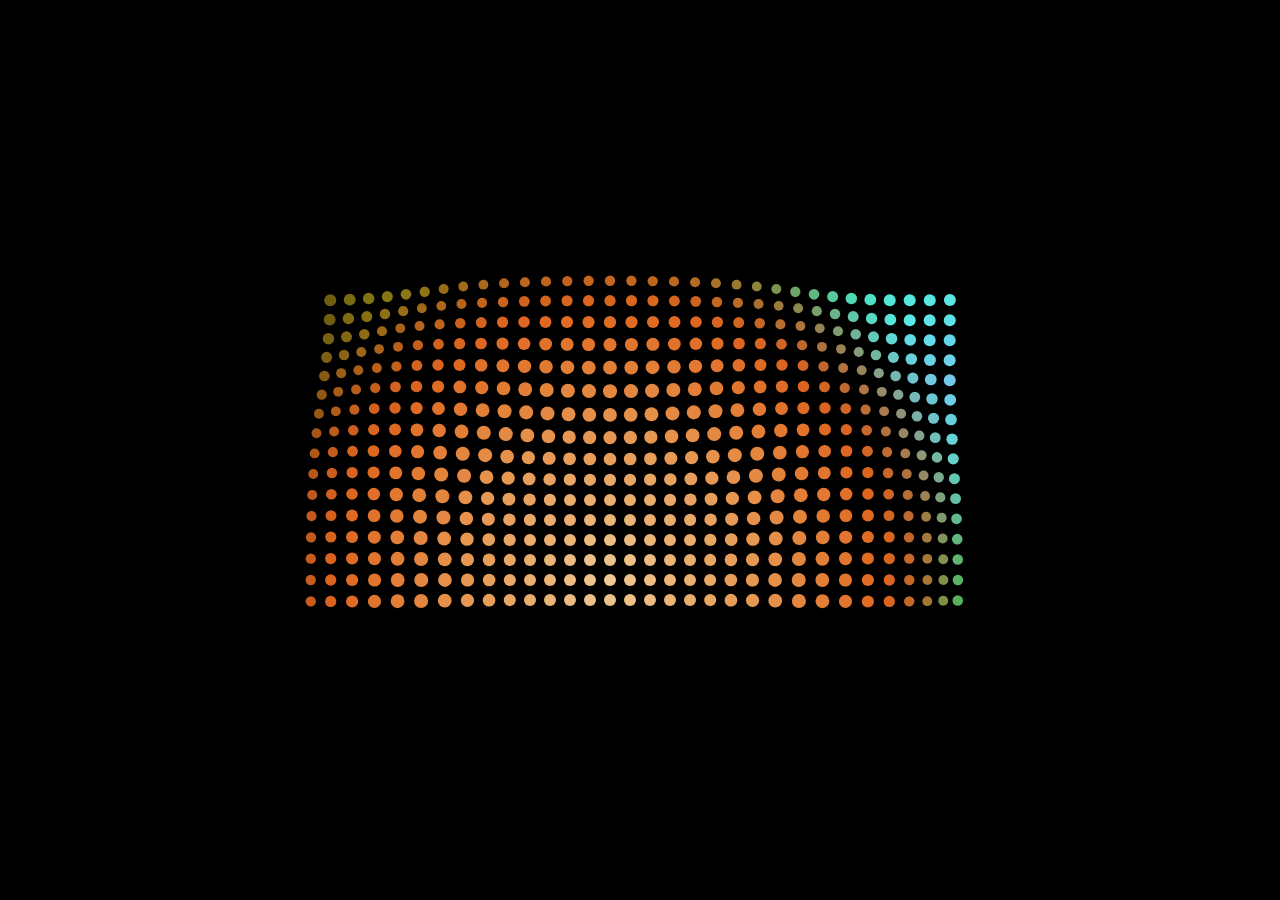
<file: view_sourcecode/www/anime-master/documentation/examples/advanced-staggering-2.html>
<!DOCTYPE html>
<html>
<head>
  <title>advanced staggering • anime.js</title>
  <meta charset="utf-8">
  <meta name="viewport" content="width=device-width, initial-scale=1, maximum-scale=1">
  <meta property="og:title" content="anime.js">
  <meta property="og:url" content="https://animejs.com">
  <meta property="og:description" content="Javascript Animation Engine">
  <meta property="og:image" content="https://animejs.com/documentation/assets/img/icons/og.png">
  <meta name="twitter:card" content="summary">
  <meta name="twitter:title" content="anime.js">
  <meta name="twitter:site" content="@juliangarnier">
  <meta name="twitter:description" content="Javascript Animation Engine">
  <meta name="twitter:image" content="https://animejs.com/documentation/assets/img/icons/twitter.png">
  <link rel="apple-touch-icon-precomposed" href="../assets/img/social-media-image.png">
  <link rel="icon" type="image/png" href="../assets/img/favicon.png" >
  <link href="../assets/css/animejs.css" rel="stylesheet">
  <link href="../assets/css/documentation.css" rel="stylesheet">
  <style>

    :root {
      font-size: 20px;
    }

    body {
      display: flex;
      flex-wrap: wrap;
      justify-content: center;
      align-items: center;
      height: 100vh;
      background-color: #000;
    }

    .stagger-visualizer {
      display: flex;
      flex-wrap: wrap;
      justify-content: center;
      align-items: center;
      position: relative;
      width: 32rem;
      height: 16rem;
    }

    .dots-wrapper {
      position: absolute;
      display: flex;
      flex-wrap: wrap;
      justify-content: center;
      align-items: center;
      width: 100%;
      height: 100%;
    }

    .stagger-visualizer .dot {
      position: relative;
      width: calc(1rem - 8px);
      height: calc(1rem - 8px);
      margin: 4px;
      border-radius: 50%;
      background-color: currentColor;
    }

  </style>
</head>
<body>

  <div class="stagger-visualizer">
    <div class="dots-wrapper"></div>
  </div>

</body>
<script type="module">

  import anime from '../../src/index.js';

  var advancedStaggeringAnimation = (function() {

    var staggerVisualizerEl = document.querySelector('.stagger-visualizer');
    var dotsWrapperEl = staggerVisualizerEl.querySelector('.dots-wrapper');
    var dotsFragment = document.createDocumentFragment();
    var grid = [32, 16];
    var cellSize = 1;
    var numberOfElements = grid[0] * grid[1];
    var animation;
    var paused = true;

    for (var i = 0; i < numberOfElements; i++) {
      var dotEl = document.createElement('div');
      dotEl.classList.add('dot');
      dotsFragment.appendChild(dotEl);
    }

    dotsWrapperEl.appendChild(dotsFragment);

    var index = anime.random(0, numberOfElements-1);
    var nextIndex = 0;

    function play() {

      paused = false;
      if (animation) animation.pause();

      nextIndex = anime.random(0, numberOfElements-1);

      var saturation = 75;

      var colorStart = anime.random(0, 256);
      var colorEnd = anime.random(0, 256);
      var colorRangeValue = [colorStart, colorEnd];
      var luminosityStart = anime.random(60, 80);
      var luminosityEnd = anime.random(20, 40);
      var luminosityRangeValue = [luminosityStart, luminosityEnd];

      function staggeredGridColors(el, i, total) {
        var hue = Math.round(anime.stagger(colorRangeValue, {grid: grid, from: index})(el, i, total));
        var luminosity = Math.round(anime.stagger(luminosityRangeValue, {grid: grid, from: index})(el, i, total));
        return 'hsl(' + hue + ', ' + saturation + '%, ' + luminosity + '%)';
      }

      animation = anime({
        targets: '.stagger-visualizer .dot',
        keyframes: [
          {
            zIndex: function(el, i, total) {
              return Math.round(anime.stagger([numberOfElements, 0], {grid: grid, from: index})(el, i, total));
            },
            translateX: anime.stagger('-.001rem', {grid: grid, from: index, axis: 'x'}),
            translateY: anime.stagger('-.001rem', {grid: grid, from: index, axis: 'y'}),
            duration: 200
          }, {
            translateX: anime.stagger('.075rem', {grid: grid, from: index, axis: 'x'}),
            translateY: anime.stagger('.075rem', {grid: grid, from: index, axis: 'y'}),
            scale: anime.stagger([2, .2], {grid: grid, from: index}),
            backgroundColor: staggeredGridColors,
            duration: 450
          }, {
            translateX: 0,
            translateY: 0,
            scale: 1,
            duration: 500,
          }
        ],
        delay: anime.stagger(60, {grid: grid, from: index}),
        easing: 'easeInOutQuad',
        complete: play
      }, 30)

      index = nextIndex;

    }

    play();

  })();

</script>
</html>
</file>
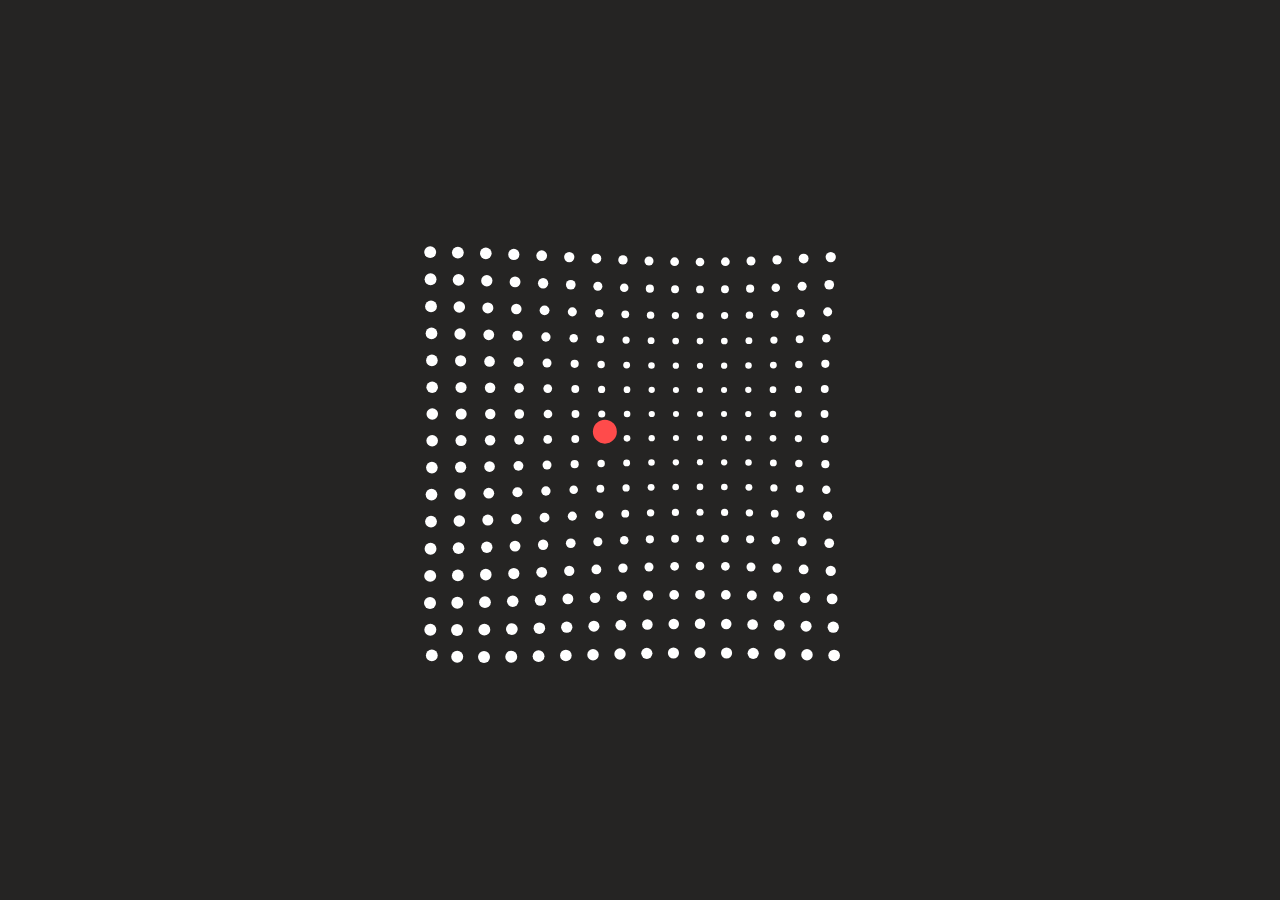
<file: view_sourcecode/www/anime-master/documentation/examples/advanced-staggering.html>
<!DOCTYPE html>
<html>
<head>
  <title>advanced staggering • anime.js</title>
  <meta charset="utf-8">
  <meta name="viewport" content="width=device-width, initial-scale=1, maximum-scale=1">
  <meta property="og:title" content="anime.js">
  <meta property="og:url" content="https://animejs.com">
  <meta property="og:description" content="Javascript Animation Engine">
  <meta property="og:image" content="https://animejs.com/documentation/assets/img/icons/og.png">
  <meta name="twitter:card" content="summary">
  <meta name="twitter:title" content="anime.js">
  <meta name="twitter:site" content="@juliangarnier">
  <meta name="twitter:description" content="Javascript Animation Engine">
  <meta name="twitter:image" content="https://animejs.com/documentation/assets/img/icons/twitter.png">
  <link rel="apple-touch-icon-precomposed" href="../assets/img/social-media-image.png">
  <link rel="icon" type="image/png" href="../assets/img/favicon.png" >
  <link href="../assets/css/animejs.css" rel="stylesheet">
  <link href="../assets/css/documentation.css" rel="stylesheet">
  <style>

    :root {
      font-size: 24px;
    }

    body {
      display: flex;
      flex-wrap: wrap;
      justify-content: center;
      align-items: center;
      height: 100vh;
    }

    .stagger-visualizer {
      position: relative;
      display: flex;
      flex-wrap: wrap;
      justify-content: center;
      align-items: center;
      width: 16rem;
      height: 16rem;
    }

    .stagger-visualizer .dot {
      position: relative;
      width: .25rem;
      height: .25rem;
      margin: .375rem;
      background-color: currentColor;
      border-radius: 50%;
    }

    .stagger-visualizer .cursor {
      position: absolute;
      z-index: 1;
      top: 0;
      left: 0;
      width: 1rem;
      height: 1rem;
      background-color: currentColor;
      border-radius: 50%;
    }

  </style>
</head>
<body>

  <div class="stagger-visualizer">
    <div class="cursor color-red"></div>
  </div>

</body>
<script type="module">

  import anime from '../../src/index.js';

  const staggerVisualizerEl = document.querySelector('.stagger-visualizer');
  const fragment = document.createDocumentFragment();
  const numberOfElements = 16*16;
  var animation;

  for (let i = 0; i < numberOfElements; i++) {
    const dotEl = document.createElement('div');
    dotEl.classList.add('dot');
    fragment.appendChild(dotEl);
  }

  staggerVisualizerEl.appendChild(fragment);

  let index = anime.random(0, numberOfElements);
  let nextIndex = 0;

  function animateGrid() {

    if (animation) animation.pause();

    nextIndex = anime.random(0, numberOfElements);

    anime.set('.cursor', {
      translateX: anime.stagger('-1rem', {grid: [16, 16], from: index, axis: 'x'}),
      translateY: anime.stagger('-1rem', {grid: [16, 16], from: index, axis: 'y'})
    });

    animation = anime.timeline({
      easing: 'easeInOutQuad',
      complete: animateGrid
    })
    .add({
      targets: '.cursor',
      keyframes: [
        { scale: .625 }, 
        { scale: 1.125 },
        { scale: 1 }
      ],
      duration: 600
    })
    .add({
      targets: '.dot',
      keyframes: [
        {
          translateX: anime.stagger('-.175rem', {grid: [16, 16], from: index, axis: 'x'}),
          translateY: anime.stagger('-.175rem', {grid: [16, 16], from: index, axis: 'y'}),
          duration: 200
        }, {
          translateX: anime.stagger('.125rem', {grid: [16, 16], from: index, axis: 'x'}),
          translateY: anime.stagger('.125rem', {grid: [16, 16], from: index, axis: 'y'}),
          scale: 2,
          duration: 500
        }, {
          translateX: 0,
          translateY: 0,
          scale: 1,
          duration: 600,
        }
      ],
      delay: anime.stagger(50, {grid: [16, 16], from: index})
    }, '-=600')
    .add({
      targets: '.cursor',
      translateX: { value: anime.stagger('-1rem', {grid: [16, 16], from: nextIndex, axis: 'x'}), duration: anime.random(400, 1200) },
      translateY: { value: anime.stagger('-1rem', {grid: [16, 16], from: nextIndex, axis: 'y'}), duration: anime.random(400, 1200) },
      easing: 'easeOutSine'
    }, '-=1100')

    index = nextIndex;

  }

  animateGrid();

</script>
</html>
</file>
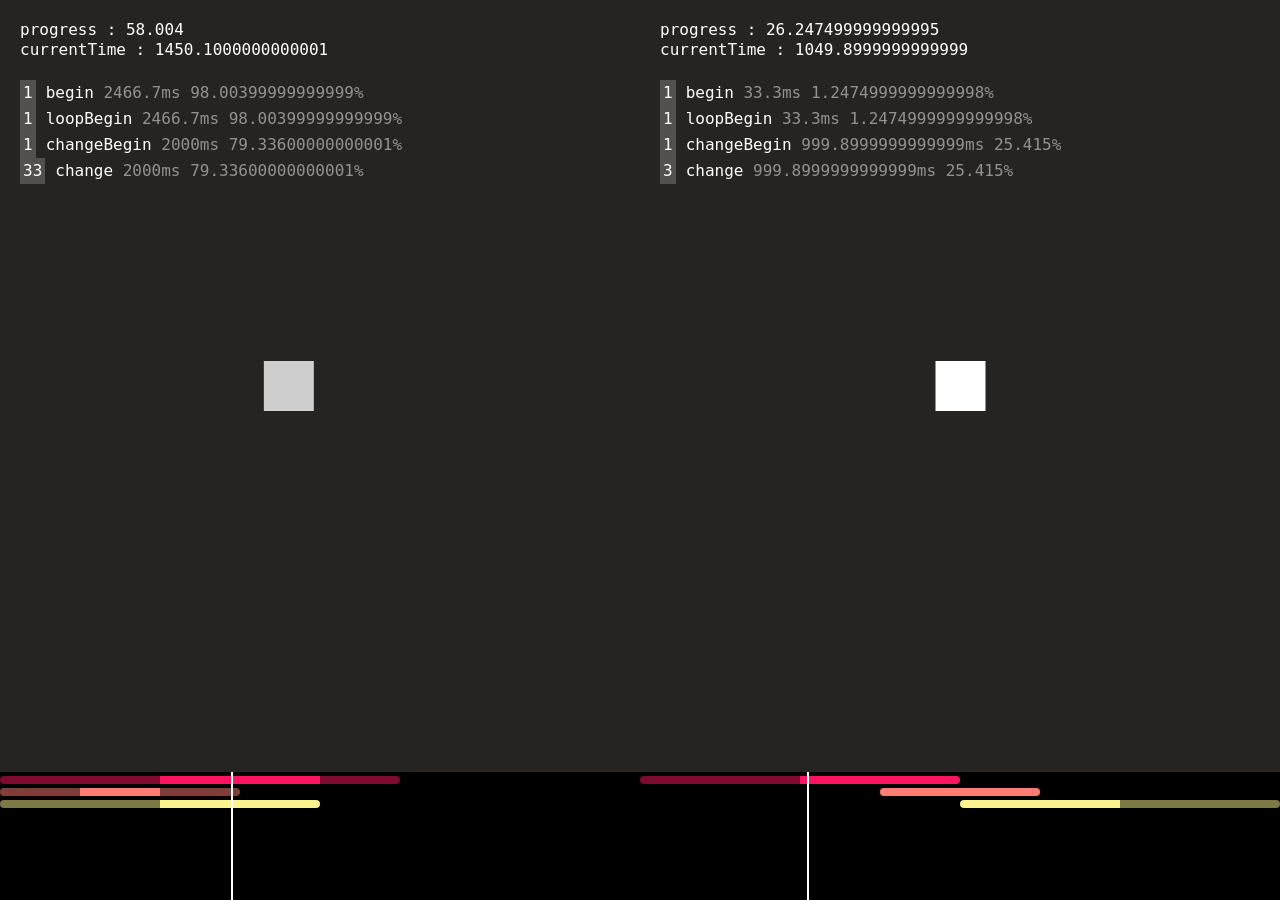
<file: view_sourcecode/www/anime-master/documentation/examples/anime-callbacks.html>
<!DOCTYPE html>
<html>
<head>
  <title>Anime states system | anime.js</title>
  <meta charset="utf-8">
  <meta name="viewport" content="width=device-width, initial-scale=1, maximum-scale=1">
  <meta property="og:title" content="anime.js">
  <meta property="og:url" content="https://animejs.com">
  <meta property="og:description" content="Javascript Animation Engine">
  <meta property="og:image" content="https://animejs.com/documentation/assets/img/icons/og.png">
  <meta name="twitter:card" content="summary">
  <meta name="twitter:title" content="anime.js">
  <meta name="twitter:site" content="@juliangarnier">
  <meta name="twitter:description" content="Javascript Animation Engine">
  <meta name="twitter:image" content="https://animejs.com/documentation/assets/img/icons/twitter.png">
  <link rel="apple-touch-icon-precomposed" href="../assets/img/social-media-image.png">
  <link rel="icon" type="image/png" href="../assets/img/favicon.png" >
  <link href="../assets/css/animejs.css" rel="stylesheet">
  <link href="../assets/css/documentation.css" rel="stylesheet">
  <style>

    body {
      display: flex;
      flex-wrap: no-wrap;
      justify-content: space-around;
      align-items: center;
      position: absolute;
      width: 100%;
      height: 100vh;
      padding-bottom: 128px;
    }

    .el {
      width: 50px;
      height: 50px;
      background-color: currentColor;
    }

    .log {
      overflow-y: scroll;
      position: absolute;
      top: 0;
      height: 100%;
      padding: 20px;
      padding-top: 80px;
      font-size: 16px;
      line-height: 20px;
      text-align: left;
      font-family: monospace;
    }

    .log-animation {
      left: 0;
      width: 50%;
    }

    .log-timeline {
      left: 50%;
      width: 50%;
    }

    .counter {
      display: inline-block;
      margin-right: 10px;
      padding: 3px;
      background-color: rgba(255,255,255,.2);
    }

    .currentTime, .progress { opacity: .5 }

    .time {
      position: absolute;
      top: 0;
      height: 80px;
      padding: 20px;
      font-size: 16px;
      line-height: 20px;
      text-align: left;
      font-family: monospace;
    }

    .time-animation {
      left: 0;
      width: 50%;
    }

    .time-timeline {
      left: 50%;
      width: 50%;
    }

    /* Player animation */

    .timeline {
      position: fixed;
      bottom: 0;
      height: 128px;
      padding-top: 4px;
      background-color: #000;
    }

    .timeline.player-animation {
      width: 50%;
      left: 0;
    }

    .timeline.player-timeline {
      width: 50%;
      left: 50%;
    }

    .tl-needle {
      position: absolute;
      z-index: 2;
      top: 0;
      left: 0;
      bottom: 0;
      width: 2px;
      margin-left: -1px;
      background-color: #FFF;
    }

    .tl-animation {
      position: relative;
      display: flex;
      justify-content: space-between;
      width: auto;
      height: 8px;
      margin-bottom: 4px;
      background-color: currentColor;
      border-radius: .5rem;
    }

    .tl-delay,
    .tl-end-delay {
      width: auto;
      height: 100%;
      background-color: rgba(0,0,0,.5);
    }

  </style>
</head>
<body>

  <div class="el color-04"></div>

  <div class="el color-08"></div>

  <div class="log log-animation"></div>
  <div class="time time-animation"></div>

  <div class="log log-timeline"></div>
  <div class="time time-timeline"></div>

</body>
<script type="module">

  import anime from '../../src/index.js';

  var animationTimeLogEl = document.querySelector('.time-animation');
  var timelineTimeLogEl = document.querySelector('.time-timeline');

  var animation = anime({
    targets: '.el.color-04',
    translateX: [
      {value: 200},
      {value: -200},
      {value: 200}
    ],
    rotate: {
      value: 720,
      easing: 'easeInOutCirc',
      duration: 500,
      delay: 500
    },
    opacity: {
      value: .5,
      easing: 'linear',
      duration: 1000,
      delay: 1000,
      endDelay: 0
    },
    delay: 1000,
    endDelay: 500,
    duration: 1000,
    easing: 'easeOutQuad',
    direction: 'reverse',
    loop: 2,
    autoplay: false,
    update: function(a) {
      animationTimeLogEl.innerHTML = 'progress : ' + a.progress + '<br>currentTime : ' + a.currentTime;
    },
  });


  var tl = anime.timeline({
    targets: '.el.color-08',
    easing: 'easeInOutQuad',
    autoplay: false,
    direction: 'alternate',
    loop: 3,
    update: function(a) {
      timelineTimeLogEl.innerHTML = 'progress : ' + a.progress + '<br>currentTime : ' + a.currentTime;
    }
  })
  .add({
    translateX: 100,
    delay: 1000
  })
  .add({
    translateY: 100
  }, '-=500')
  .add({
    rotate: 360,
    endDelay: 1000
  }, '-=500');


  function animePlayer(instance, playerClass) {

    function createEl(type, className, parentEl) {
      var el = document.createElement(type);
      if (className) el.classList.add(className);
      if (parentEl) parentEl.appendChild(el);
      return el;
    }

    var timelineEl = createEl('div', 'timeline', document.body);
    if (playerClass) timelineEl.classList.add(playerClass);
    var needleEl = createEl('div', 'tl-needle', timelineEl);
    var animations = [];
    var colors = ['#FF1461','#FF7C72','#FBF38C','#A6FF8F','#18FF92','#1CE2B2','#5EF3FB','#61C3FF','#5A87FF','#8453E3','#C26EFF','#FB89FB'];
    var colorIndex = 0;

    function convertMStoEM(ms) { return ms / 100; }
    function convertEMtoMS(em) { return parseFloat(em) * 250; }

    function createAnimationLog(animObj, timelineOffset) {
      var anim = animObj;
      anim.player = {};
      anim.player.animationEl = createEl('div', 'tl-animation', timelineEl);
      anim.player.delayEl = createEl('div', 'tl-delay', anim.player.animationEl);
      anim.player.endDelayEl = createEl('div', 'tl-end-delay', anim.player.animationEl);
      anim.update = function() {
        anime.set(anim.player.animationEl, {
          left: convertMStoEM(timelineOffset) + 'em',
          width: convertMStoEM(anim.duration) + 'em'
        });
        anime.set(anim.player.delayEl, {width: (anim.delay / anim.duration) * 100 + '%'});
        anime.set(anim.player.endDelayEl, {width: (anim.endDelay / anim.duration) * 100 + '%'});
      }
      anime.set(anim.player.animationEl, {color: colors[colorIndex]});
      colorIndex++;
      if (!colors[colorIndex]) colorIndex = 0;
      anim.update();
      animations.push(anim);
      return anim;
    }

    instance.pause();

    var playerAnimation = anime({
      targets: needleEl,
      translateX: convertMStoEM(instance.duration) + 'em',
      duration: instance.duration,
      direction: instance.direction,
      loop: instance.loop,
      easing: 'linear',
      update: function(a) {
        instance.seek(a.currentTime);
      },
      complete: function(a) {
        instance.seek(a.currentTime);
      }
    });

    if (instance.children.length) {
      instance.children.forEach(function(child) {
        child.animations.forEach(function(anim) {
          createAnimationLog(anim, child.timelineOffset);
        });
      })
    } else {
      instance.animations.forEach(function(anim) {
        createAnimationLog(anim);
      });
    }

  }

  animePlayer(animation, 'player-animation');
  animePlayer(tl, 'player-timeline');

  function logCallbacks(animation, logEl, callbacks) {

    function appendLog(cbName) {
      animation[cbName] = function() {
        var pEl = document.createElement('p');
        var counterSpanEl = document.createElement('span');
        var currentTimeSpanEl = document.createElement('span');
        var progressSpanEl = document.createElement('span');
        var textSpanEl = document.createElement('span');
        var lastPEl = logEl.querySelector('p:last-child');
        currentTimeSpanEl.innerHTML = ' ' + animation.currentTime + 'ms';
        progressSpanEl.innerHTML = ' ' + animation.progress + '%';
        if (lastPEl && lastPEl.querySelector('.text').innerHTML === cbName) {
          var lastCountEl = lastPEl.querySelector('.counter');
          var lastCountValue = parseFloat(lastCountEl.innerHTML);
          lastCountValue++;
          lastCountEl.innerHTML = lastCountValue;
        } else {
          counterSpanEl.innerHTML = 1;
          textSpanEl.innerHTML = cbName;
          counterSpanEl.classList.add('counter');
          textSpanEl.classList.add('text');
          currentTimeSpanEl.classList.add('currentTime');
          progressSpanEl.classList.add('progress');
          pEl.appendChild(counterSpanEl);
          pEl.appendChild(textSpanEl);
          pEl.appendChild(currentTimeSpanEl);
          pEl.appendChild(progressSpanEl);
          logEl.appendChild(pEl);
          logEl.scrollTop = logEl.scrollHeight;
        }
      }
    }

    callbacks.forEach(appendLog);

  }

  logCallbacks(animation, document.querySelector('.log-animation'), [
    'begin',
    'loopBegin',
    'changeBegin',
    'change',
    'changeComplete',
    'loopComplete',
    'complete'
  ]);


  logCallbacks(tl, document.querySelector('.log-timeline'), ['begin',
    'loopBegin',
    'changeBegin',
    'change',
    'changeComplete',
    'loopComplete',
    'complete'
  ]);


</script>
</html>
</file>
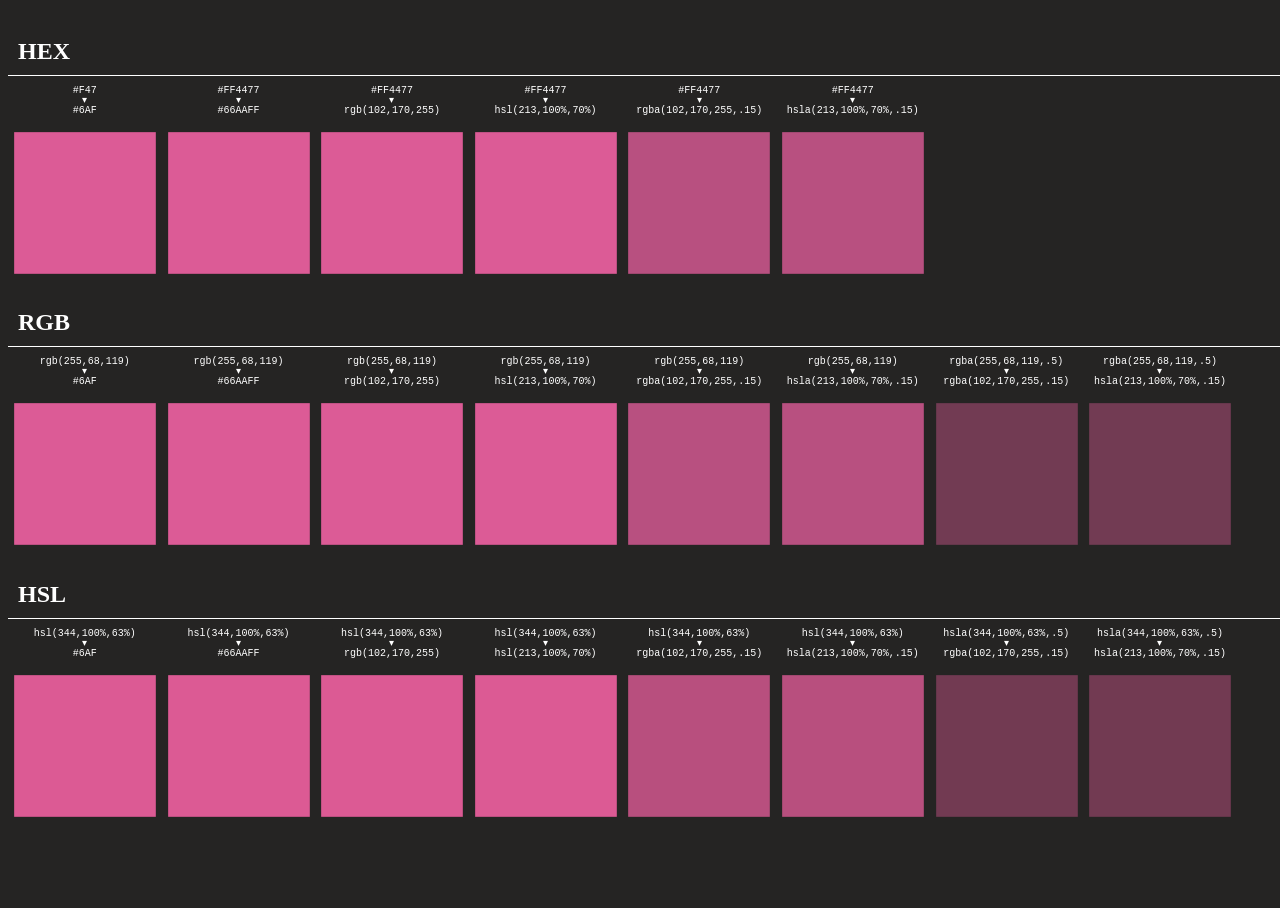
<file: view_sourcecode/www/anime-master/documentation/examples/anime-colors-test.html>
<!DOCTYPE html>
<html>
<head>
  <title>Colors test | anime.js</title>
  <meta charset="utf-8">
  <meta name="viewport" content="width=device-width, initial-scale=1, maximum-scale=1">
  <meta property="og:title" content="anime.js">
  <meta property="og:url" content="https://animejs.com">
  <meta property="og:description" content="Javascript Animation Engine">
  <meta property="og:image" content="https://animejs.com/documentation/assets/img/icons/og.png">
  <meta name="twitter:card" content="summary">
  <meta name="twitter:title" content="anime.js">
  <meta name="twitter:site" content="@juliangarnier">
  <meta name="twitter:description" content="Javascript Animation Engine">
  <meta name="twitter:image" content="https://animejs.com/documentation/assets/img/icons/twitter.png">
  <link rel="apple-touch-icon-precomposed" href="../assets/img/social-media-image.png">
  <link rel="icon" type="image/png" href="../assets/img/favicon.png">
  <link href="../assets/css/documentation.css" rel="stylesheet">
  <script src="../../lib/anime.min.js"></script>
  <!-- <script src="../assets/js/anime/anime.2.0.2.js"></script> -->
  <!-- <script src="../assets/js/anime/anime.1.3.js"></script> -->
  <style>
    body {
      width: 100%;
      height: 100vh;
    }
    .color-tests {
      display: flex;
      flex-wrap: wrap;
    }
    .section-title {
      display: block;
      width: 100%;
      margin-bottom: 10px;
      padding: 10px;
      border-bottom: 1px solid #FFF;
    }
    .color-test {
      flex-shrink: 2;
      text-align: center;
      font-size: 10px;
      line-height: 1em;
      font-family: monospace;
    }
    .color-el {
      display: flex;
      align-items: center;
      justify-content: center;
      position: relative;
      width: 12vw;
      height: 12vw;
      margin-top: 10px;
    }
  </style>
</head>
<body>
  <section class="color-section">
    <h1 class="section-title">HEX</h1>
    <div class="color-tests">
      <div class="color-test hex-to-hex-shorthand">#F47<br>▾<br>#6AF</div>
      <div class="color-test hex-to-hex">#FF4477<br>▾<br>#66AAFF</div>
      <div class="color-test hex-to-rgb">#FF4477<br>▾<br>rgb(102,170,255)</div>
      <div class="color-test hex-to-hsl">#FF4477<br>▾<br>hsl(213,100%,70%)</div>
      <div class="color-test hex-to-rgba">#FF4477<br>▾<br>rgba(102,170,255,.15)</div>
      <div class="color-test hex-to-hsla">#FF4477<br>▾<br>hsla(213,100%,70%,.15)</div>
    </div>
  </section>
  <section class="color-section">
    <h1 class="section-title">RGB</h1>
    <div class="color-tests">
      <div class="color-test rgb-to-hex-shorthand">rgb(255,68,119)<br>▾<br>#6AF</div>
      <div class="color-test rgb-to-hex">rgb(255,68,119)<br>▾<br>#66AAFF</div>
      <div class="color-test rgb-to-rgb">rgb(255,68,119)<br>▾<br>rgb(102,170,255)</div>
      <div class="color-test rgb-to-hsl">rgb(255,68,119)<br>▾<br>hsl(213,100%,70%)</div>
      <div class="color-test rgb-to-rgba">rgb(255,68,119)<br>▾<br>rgba(102,170,255,.15)</div>
      <div class="color-test rgb-to-hsla">rgb(255,68,119)<br>▾<br>hsla(213,100%,70%,.15)</div>
      <div class="color-test rgba-to-rgba">rgba(255,68,119,.5)<br>▾<br>rgba(102,170,255,.15)</div>
      <div class="color-test rgba-to-hsla">rgba(255,68,119,.5)<br>▾<br>hsla(213,100%,70%,.15)</div>
    </div>
  </section>
  <section class="color-section">
    <h1 class="section-title">HSL</h1>
    <div class="color-tests">
      <div class="color-test hsl-to-hex-shorthand">hsl(344,100%,63%)<br>▾<br>#6AF</div>
      <div class="color-test hsl-to-hex">hsl(344,100%,63%)<br>▾<br>#66AAFF</div>
      <div class="color-test hsl-to-rgb">hsl(344,100%,63%)<br>▾<br>rgb(102,170,255)</div>
      <div class="color-test hsl-to-hsl">hsl(344,100%,63%)<br>▾<br>hsl(213,100%,70%)</div>
      <div class="color-test hsl-to-rgba">hsl(344,100%,63%)<br>▾<br>rgba(102,170,255,.15)</div>
      <div class="color-test hsl-to-hsla">hsl(344,100%,63%)<br>▾<br>hsla(213,100%,70%,.15)</div>
      <div class="color-test hsla-to-rgba">hsla(344,100%,63%,.5)<br>▾<br>rgba(102,170,255,.15)</div>
      <div class="color-test hsla-to-hsla">hsla(344,100%,63%,.5)<br>▾<br>hsla(213,100%,70%,.15)</div>
    </div>
  </section>
  <script>

    var colorTestEls = document.querySelectorAll('.color-test');

    function createTest(el) {
      var testHtml = el.innerHTML;
      var testValues = testHtml.split('<br>▾<br>');
      var colorEl = document.createElement('div');
      colorEl.classList.add('color-el');
      el.appendChild(colorEl);
      anime({
        targets: colorEl,
        backgroundColor: [testValues[0], testValues[1]],
        scale: [.97, .75],
        direction: 'alternate',
        easing: 'easeInOutSine',
        duration: 4000,
        loop: true
      });
    }

    for (var i = 0; i < colorTestEls.length; i++) createTest(colorTestEls[i]);

  </script>
</body>
</html>
</file>
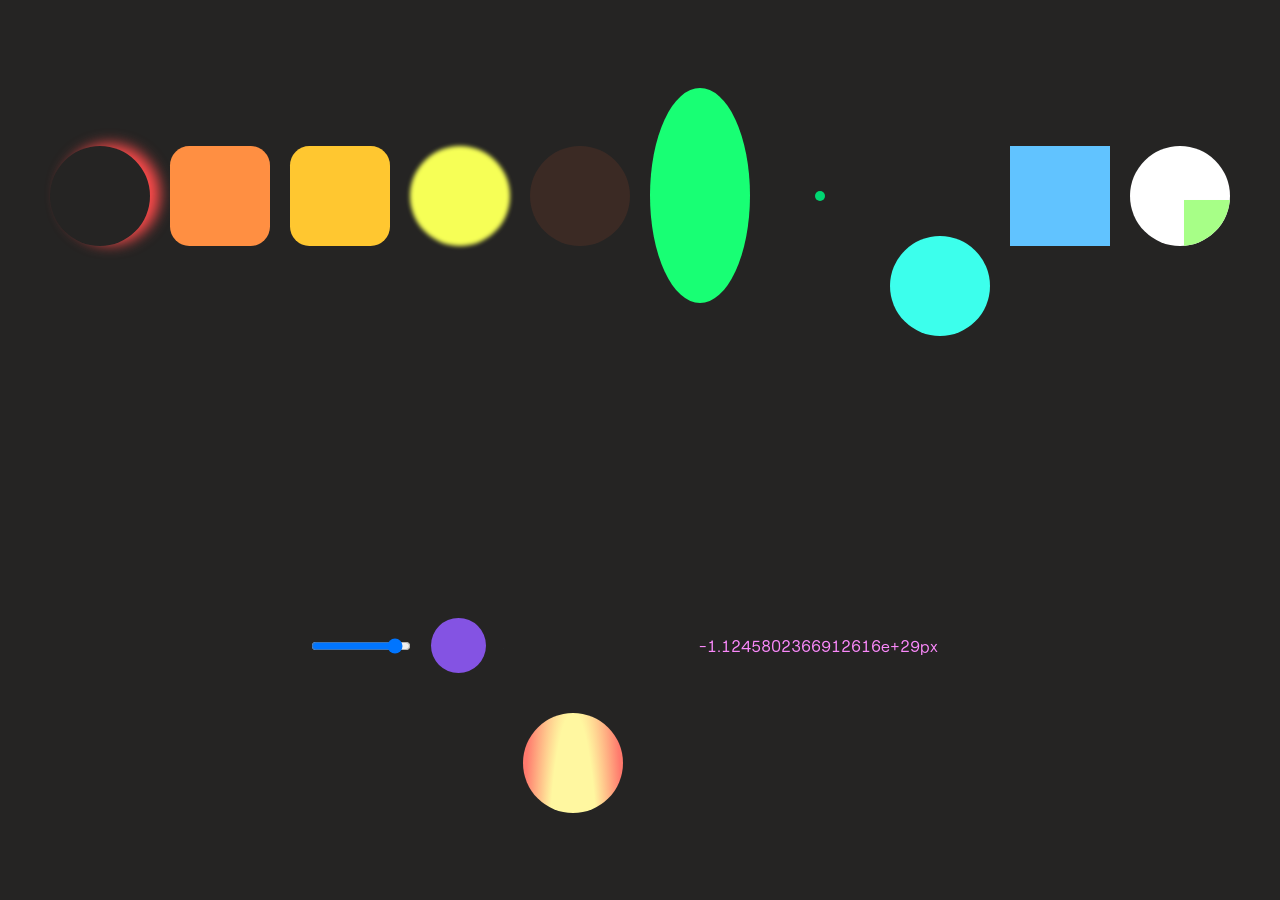
<file: view_sourcecode/www/anime-master/documentation/examples/anime-complex-properties.html>
<!DOCTYPE html>
<html>
<head>
  <title>Complex properties | anime.js</title>
  <meta charset="utf-8">
  <meta name="viewport" content="width=device-width, initial-scale=1, maximum-scale=1">
  <meta property="og:title" content="anime.js">
  <meta property="og:url" content="https://animejs.com">
  <meta property="og:description" content="Javascript Animation Engine">
  <meta property="og:image" content="https://animejs.com/documentation/assets/img/icons/og.png">
  <meta name="twitter:card" content="summary">
  <meta name="twitter:title" content="anime.js">
  <meta name="twitter:site" content="@juliangarnier">
  <meta name="twitter:description" content="Javascript Animation Engine">
  <meta name="twitter:image" content="https://animejs.com/documentation/assets/img/icons/twitter.png">
  <link rel="apple-touch-icon-precomposed" href="../assets/img/social-media-image.png">
  <link href="../assets/css/animejs.css" rel="stylesheet">
  <link href="../assets/css/documentation.css" rel="stylesheet">
  <!-- <script src="../../lib/anime.min.js"></script> -->
  <!-- <script src="../assets/js/anime/anime.1.3.js"></script> -->
  <!-- <script src="../assets/js/anime/anime.2.0.1.js"></script> -->
  <style>
    body {
      display: flex;
      flex-wrap: wrap;
      justify-content: center;
      align-items: center;
      min-height: 100vh;
    }
    .item {
      width: 100px;
      height: 100px;
      margin-top: 20px;
      border-radius: 50%;
      background-color: currentColor;
      margin: 10px;
    }
    .box-shadow {
      background-color: transparent;
    }
    .clip-path {
      border-radius: 0;
    }
    .auto-property {
      background-image: radial-gradient(50% 100%, #FFF7A0 50%, #FF7A6D 100%);
      background-size: auto 100px;
    }
    .exponent-values {
      width: 300px;
      background-color: transparent;
      text-align: center;
    }
  </style>
</head>
<body>
  <div class="box-shadow item color-red"></div>
  <div class="unit-less item color-orange"></div>
  <div class="specified-unit item color-lightorange"></div>
  <div class="filter item color-yellow"></div>
  <div class="rgba item color-citrus"></div>
  <div class="calc item color-green"></div>
  <div class="zero-value item color-darkgreen"></div>
  <div class="round-value item color-turquoise"></div>
  <div class="clip-path item color-skyblue"></div>
  <svg class="item" xmlns="http://www.w3.org/2000/svg" viewBox="0 0 100 100">
    <g id="Page-1" fill="none" fill-rule="evenodd">
      <g id="svg" fill="#A7FF87">
        <rect id="Rectangle" width="50" height="50" x="25" y="25"/>
      </g>
    </g>
  </svg>
  <input class="item" type="range" value="0" min="0" max="100">
  <div class="basic-css color-lavender item"></div>
  <div class="auto-property color-purple item"></div>
  <input class="exponent-values color-pink item" value="-1.1234567890123456789e+30px"></input>
  <script type="module">
    
    import anime from "../../src/index.js";

    var boxShadow = anime({
      targets: '.box-shadow',
      boxShadow: [
        {value: ['10px -10px 10px 0 currentColor', '10px 10px 20px 0 currentColor']},
        {value: '-10px 10px 30px 0 currentColor'},
        {value: '-10px -10px 20px 0 currentColor'},
        {value: '10px -10px 10px 0 currentColor'}
      ],
      loop: true,
      easing: 'linear'
    });
    var unitLess = anime({
      targets: '.unit-less',
      borderRadius: 16,
      loop: true,
      direction: 'alternate',
      easing: 'linear'
    });
    var specifiedUnit = anime({
      targets: '.specified-unit',
      borderRadius: '1em',
      loop: true,
      direction: 'alternate',
      easing: 'linear'
    });
    var filter = anime({
      targets: '.filter',
      filter: ["blur(20px)", "blur(0px)"],
      loop: true,
      direction: 'alternate',
      easing: 'linear'
    });
    var rgba = anime({
      targets: '.rgba',
      backgroundColor: ['rgba(255,100,50,1)', 'rgba(255,100,50,.0)'],
      loop: true,
      direction: 'alternate',
      easing: 'linear'
    });
    var calc = anime({
      targets: '.calc',
      height: ['calc(25% - 100px)', 'calc(25% - 0px)'],
      loop: true,
      direction: 'alternate',
      easing: 'linear'
    });
    var zeroValue = anime({
      targets: '.zero-value',
      scale: 0,
      loop: true,
      direction: 'alternate',
      easing: 'linear'
    });
    var roundValue = anime({
      targets: '.round-value',
      translateY: 100,
      round: .1,
      loop: true,
      direction: 'alternate',
      easing: 'linear'
    });
    var clipPath = anime({
      targets: '.clip-path',
      clipPath: ['circle(0px at center)', 'circle(100px at center)'],
      loop: true,
      direction: 'alternate',
      easing: 'linear'
    });
    var svgTransform = anime({
      targets: 'rect',
      transform: 'translate(10 10) scale(2)',
      loop: true,
      direction: 'alternate',
      easing: 'linear'
    });
    var rangeValue = anime({
      targets: 'input[type="range"]',
      value: 100,
      loop: true,
      direction: 'alternate',
      easing: 'linear'
    });
    var basicCSS = anime({
      targets: '.basic-css',
      width: 50,
      height: 50,
      loop: true,
      direction: 'alternate',
      easing: 'linear'
    });
    var autoProperty = anime({
      targets: '.auto-property',
      backgroundSize: ['auto 10px', 'auto 400px'],
      margin: '20% 40px 10px 30px',
      loop: true,
      direction: 'alternate',
      easing: 'linear'
    });
    var exponentValues = anime({
      targets: '.exponent-values',
      value: '+1.0123456789012346e+21px',
      loop: true,
      direction: 'alternate',
      easing: 'linear'
    });
  </script>
</body>
</html>
</file>
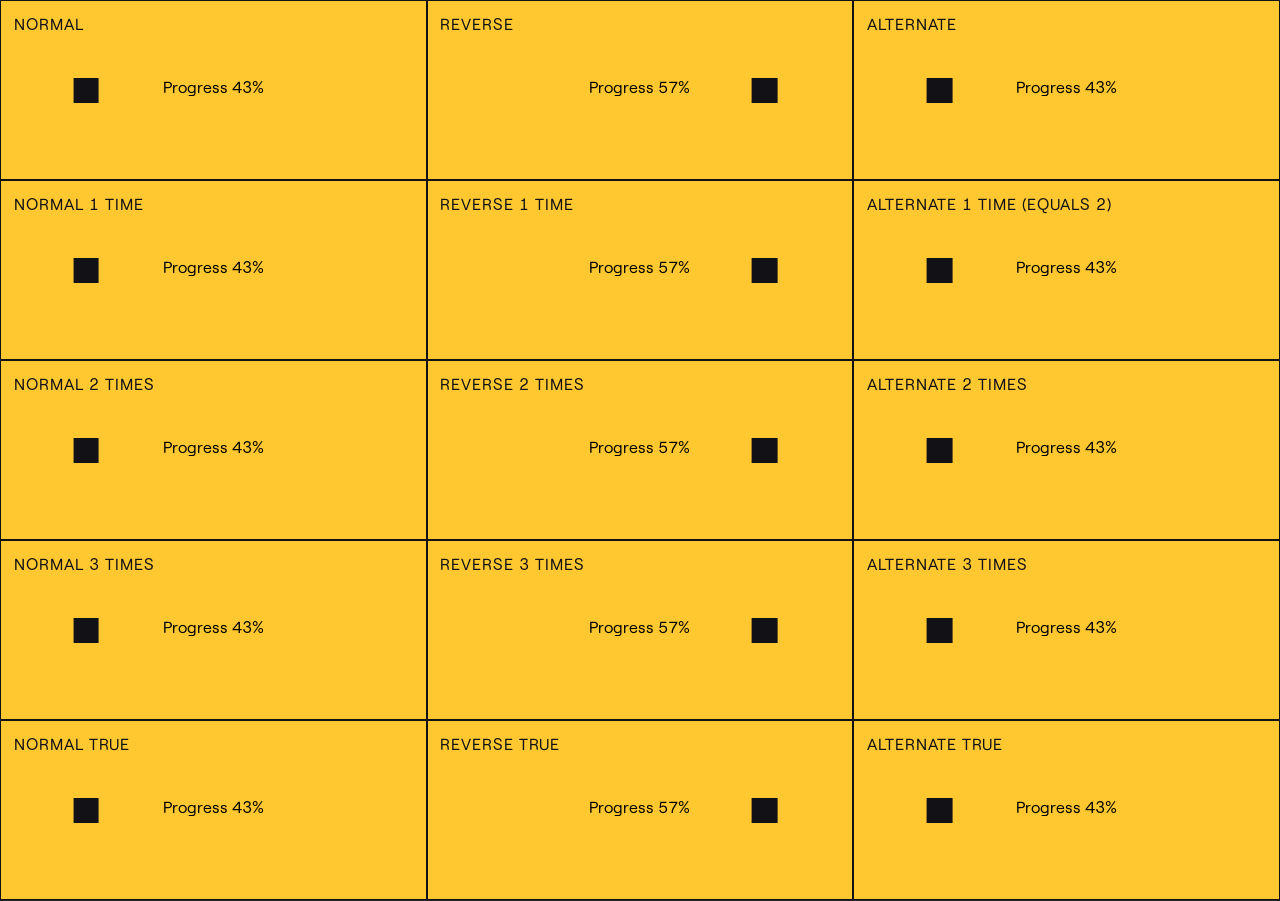
<file: view_sourcecode/www/anime-master/documentation/examples/anime-directions-testing.html>
<!DOCTYPE html>
<html>
<head>
  <title>Diretions Testing | anime.js</title>
  <meta charset="utf-8">
  <meta name="viewport" content="width=device-width, initial-scale=1, maximum-scale=1">
  <meta property="og:title" content="anime.js">
  <meta property="og:url" content="https://animejs.com">
  <meta property="og:description" content="Javascript Animation Engine">
  <meta property="og:image" content="https://animejs.com/documentation/assets/img/icons/og.png">
  <meta name="twitter:card" content="summary">
  <meta name="twitter:title" content="anime.js">
  <meta name="twitter:site" content="@juliangarnier">
  <meta name="twitter:description" content="Javascript Animation Engine">
  <meta name="twitter:image" content="https://animejs.com/documentation/assets/img/icons/twitter.png">
  <link rel="apple-touch-icon-precomposed" href="../assets/img/social-media-image.png">
  <link rel="icon" type="image/png" href="../assets/img/favicon.png">
  <link href="../assets/css/animejs.css" rel="stylesheet">
  <link href="../assets/css/documentation.css" rel="stylesheet">
  <script src="../../lib/anime.min.js"></script>
  <style>
    body {
      display: flex;
      flex-wrap: wrap;
      align-items: center;
      justify-content: flex-start;
      height: auto;
    }
    article {
      padding: 1vw;
      position: relative;
      width: 33.33%;
      height: 20vh;
      background: currentColor;
      border: 1px solid #111116;
    }
    h2 {
      color: #111116;
    }
    .el {
      position: relative;
      top: 5vh;
      width: 2vw;
      height: 2vw;
      background: #111116;
    }
    .logs {
      display: flex;
      flex-direction: column;
      flex-wrap: wrap;
      align-items: center;
      justify-content: center;
      position: absolute;
      top: 1vh;
      left: 0;
      bottom: 0;
      height: 19vh;
      width: 100%;
    }
    input {
      text-align: center;
      background: none;
      border: none;
    }
  </style>
</head>
<body>
  <script>
    function createTest(title, numberOfTargets, params) {
      var testEl = document.createElement('article');
      var testZoneEl = document.createElement('div');
      var logsEl = document.createElement('div');
      var progressEl = document.createElement('input');
      var promiseEl = document.createElement('input');
      var h2El = document.createElement('h2');

      for (var i = 0; i < numberOfTargets; i++) {
        var el = document.createElement('div');
        el.classList.add('el');
        testZoneEl.appendChild(el);
      }

      h2El.innerHTML = title;
      testEl.appendChild(h2El);
      logsEl.classList.add('logs');
      logsEl.appendChild(progressEl);
      logsEl.appendChild(promiseEl);
      testEl.appendChild(logsEl);
      testEl.appendChild(testZoneEl);
      document.body.appendChild(testEl);

      params.targets = testZoneEl.querySelectorAll('div');
      params.translateX = '29vw';
      params.delay = 1000;
      params.endDelay = 1000;
      params.easing = 'easeInOutQuad';
      params.begin = function() { testEl.classList.add('color-lightorange') };
      params.update = function(a) { 
        testEl.classList.add('color-red');
        progressEl.value = 'Progress ' + Math.round(a.progress) + '%';
      };
      params.complete = function() { testEl.classList.add('color-darkgreen') };
      var animation = anime(params);
      animation.finished.then(function() {
        promiseEl.value = 'Promise resolved'
        console.log('Promise resolved');
      });
      testEl.onclick = function() {
        testEl.classList.add('color-red');
        testEl.classList.remove('color-lightorange');
        testEl.classList.remove('color-darkgreen');
        animation.restart();
      }
    }

    createTest('Normal', 1, {});

    createTest('Reverse', 1, {
      direction: 'reverse'
    });

    createTest('Alternate', 1, {
      direction: 'alternate'
    });

    createTest('Normal 1 time', 1, {
      loop: 1
    });

    createTest('Reverse 1 time', 1, {
      direction: 'reverse',
      loop: 1
    });

    createTest('Alternate 1 time (equals 2)', 1, {
      direction: 'alternate',
      loop: 1
    });

    createTest('Normal 2 times', 1, {
      loop: 2
    });

    createTest('Reverse 2 times', 1, {
      direction: 'reverse',
      loop: 2
    });

    createTest('Alternate 2 times', 1, {
      direction: 'alternate',
      loop: 2
    });

    createTest('Normal 3 times', 1, {
      loop: 3
    });

    createTest('Reverse 3 times', 1, {
      direction: 'reverse',
      loop: 3
    });

    createTest('Alternate 3 times', 1, {
      direction: 'alternate',
      loop: 3
    });

    createTest('Normal true', 1, {
      loop: true
    });

    createTest('Reverse true', 1, {
      direction: 'reverse',
      loop: true
    });

    createTest('Alternate true', 1, {
      direction: 'alternate',
      loop: true
    });



  </script>
</body>
</html>
</file>
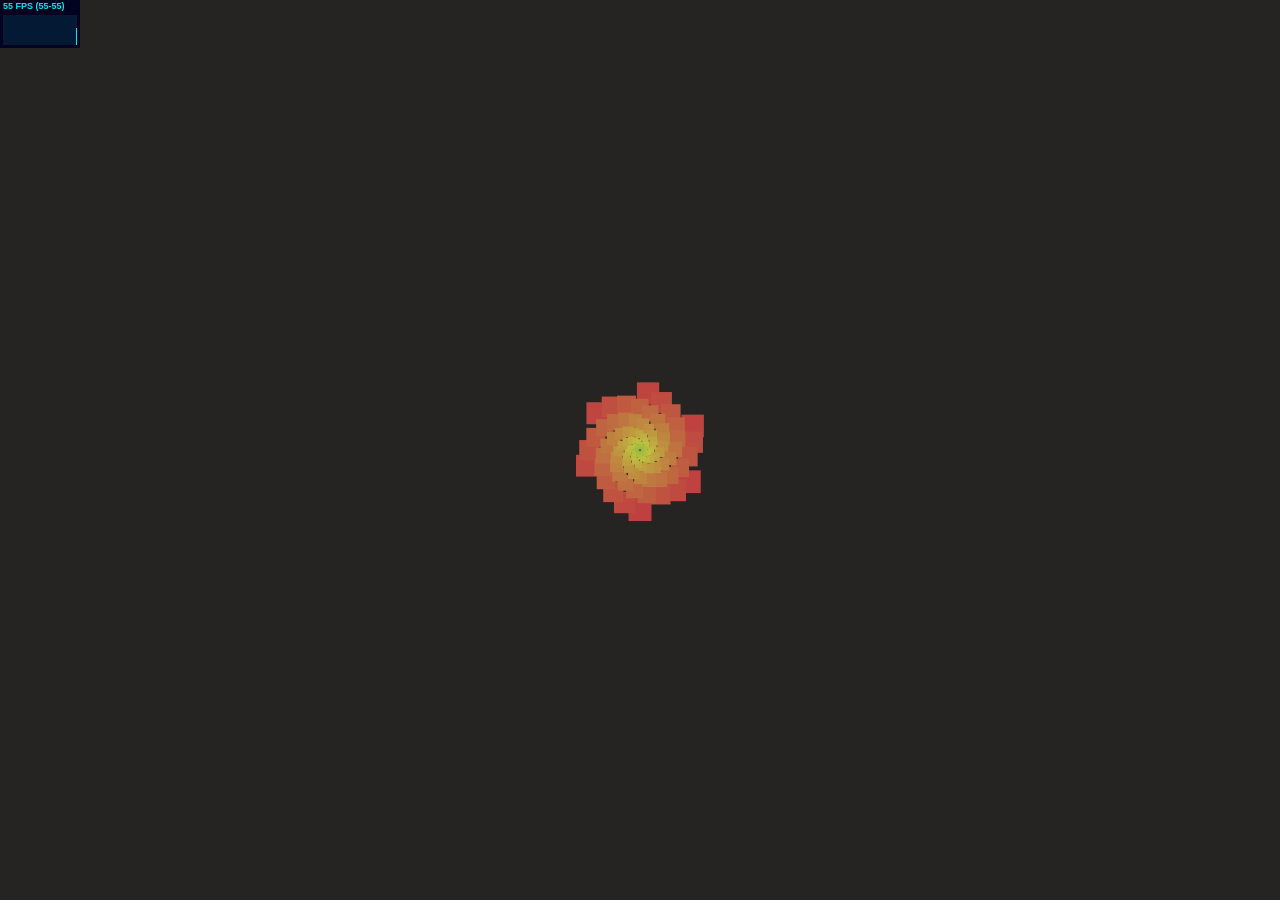
<file: view_sourcecode/www/anime-master/documentation/examples/anime-DOM-stress-test.html>
<!DOCTYPE html>
<html>
<head>
  <title>DOM stress test | anime.js</title>
  <meta charset="utf-8">
  <meta name="viewport" content="width=device-width, initial-scale=1, maximum-scale=1">
  <meta property="og:title" content="anime.js">
  <meta property="og:url" content="https://animejs.com">
  <meta property="og:description" content="Javascript Animation Engine">
  <meta property="og:image" content="https://animejs.com/documentation/assets/img/icons/og.png">
  <meta name="twitter:card" content="summary">
  <meta name="twitter:title" content="anime.js">
  <meta name="twitter:site" content="@juliangarnier">
  <meta name="twitter:description" content="Javascript Animation Engine">
  <meta name="twitter:image" content="https://animejs.com/documentation/assets/img/icons/twitter.png">
  <link rel="apple-touch-icon-precomposed" href="../assets/img/social-media-image.png">
  <link rel="icon" type="image/png" href="../assets/img/favicon.png" >
  <link href="../assets/css/animejs.css" rel="stylesheet">
  <link href="../assets/css/documentation.css" rel="stylesheet">
  <script src="../../lib/anime.min.js"></script>
  <!-- <script src="../assets/js/anime/anime.2.0.2.js"></script> -->
  <!-- <script src="../assets/js/anime/anime.1.0.js"></script> -->
  <style>

    .el {
      position: absolute;
      top: 50%;
      left: 50%;
      width: 1em;
      height: 1em;
      margin: -.5em 0 0 -.5em;
      font-size: 20px;
    }

  </style>
</head>
<body></body>
<script>

  var wrapperEl = document.body;
  var numberOfEls = 500;
  var duration = numberOfEls * 10;
  var radius = window.innerWidth < window.innerHeight ? window.innerWidth : window.innerHeight;
  var distance = (radius / 4 <= 150 ? 150 : radius / 2.5) / 16; 

  function createEl(i) {
    var el = document.createElement('div');
    var hue = Math.round(360 / numberOfEls * i);
    el.classList.add('el');
    //el.style.border = '5px solid hsl(' + hue + ', 50%, 50%)';
    el.style.backgroundColor = 'hsl(' + hue + ', 50%, 50%)';
    wrapperEl.appendChild(el);
    anime({
      targets: el,
      translateX: Math.sin(i) * distance + 'rem',
      translateY: Math.cos(i) * distance + 'rem',
      scale: [
        {value: [.1, 2]},
        {value: .1}
      ],
      easing: 'easeInOutSine',
      loop: true,
      duration: duration,
      delay: i * (duration / numberOfEls)
    });
  };

  for (var i = 0; i < numberOfEls; i++) createEl(i);

  </script>
  <script src="../assets/js/vendors/stats.min.js"></script>
</html>
</file>
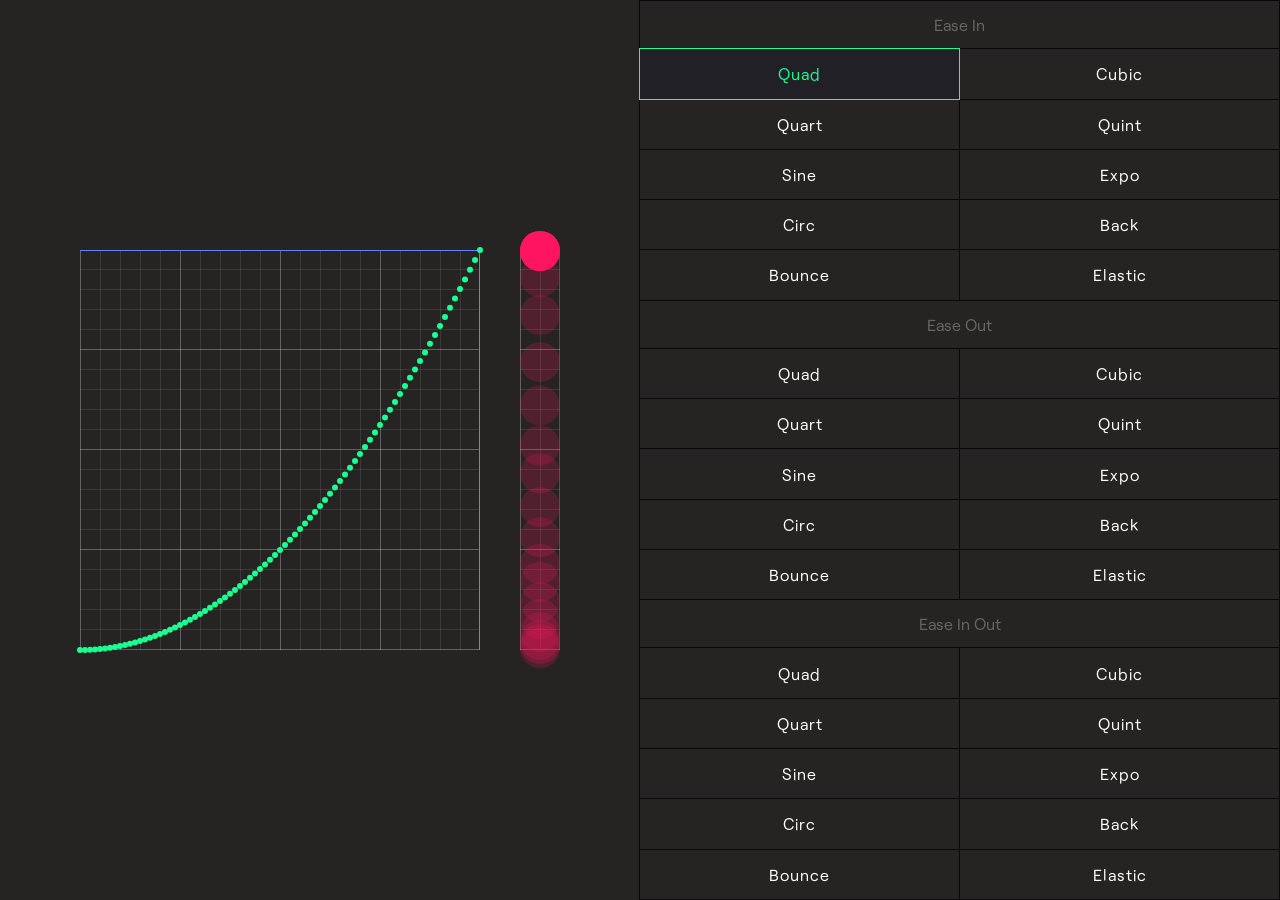
<file: view_sourcecode/www/anime-master/documentation/examples/anime-ease-visualizer.html>
<!DOCTYPE html>
<html>
<head>
  <title>Ease visualizer | anime.js</title>
  <meta charset="utf-8">
  <meta name="viewport" content="width=device-width, initial-scale=1, maximum-scale=1">
  <meta property="og:title" content="anime.js">
  <meta property="og:url" content="https://animejs.com">
  <meta property="og:description" content="Javascript Animation Engine">
  <meta property="og:image" content="https://animejs.com/documentation/assets/img/icons/og.png">
  <meta name="twitter:card" content="summary">
  <meta name="twitter:title" content="anime.js">
  <meta name="twitter:site" content="@juliangarnier">
  <meta name="twitter:description" content="Javascript Animation Engine">
  <meta name="twitter:image" content="https://animejs.com/documentation/assets/img/icons/twitter.png">
  <link rel="apple-touch-icon-precomposed" href="../assets/img/social-media-image.png">
  <link rel="icon" type="image/png" href="../assets/img/favicon.png">
  <link href="../assets/css/animejs.css" rel="stylesheet">
  <link href="../assets/css/documentation.css" rel="stylesheet">
  <script src="../../lib/anime.min.js"></script>
  <style>
    .easings {
      display: flex;
      justify-content: space-between;
      align-items: center;
      flex-direction: column;
      position: absolute;
      width: 100%;
      height: 100%;
    }
    .output {
      display: flex;
      justify-content: center;
      align-items: center;
      position: relative;
      width: 100%;
      height: 400px;
    }
    .options {
      display: flex;
      flex-wrap: wrap;
      flex-direction: row;
      width: 100%;
      min-height: 300px;
      border-top: 1px solid #09090B;
    }
    .grid {
      border-top: 1px solid rgba(255,255,255,0.2);
      border-right: 1px solid rgba(255,255,255,0.2);
      background: linear-gradient(0deg, rgba(255,255,255,0.2) 1px, rgba(0,0,0,0) 1px),
                  linear-gradient(90deg, rgba(255,255,255,0.2) 1px, rgba(0,0,0,0) 1px),
                  linear-gradient(0deg, rgba(255,255,255,0.1) 1px, rgba(0,0,0,0) 1px),
                  linear-gradient(90deg, rgba(255,255,255,0.1) 1px, rgba(0,0,0,0) 1px);
      background-position: 0px -1px;
      background-size: 100px 100px, 100px 100px, 20px 20px, 20px 20px;
    }
    .visualizer-wrapper {
      position: relative;
      width: 100%;
      height: 100%;
    }
    .visualizer {
      position: relative;
      width: 100%;
    }
    .value {
      position: relative;
      width: 20px;
      height: 100%;
      margin-left: 20px;
    }
    @media screen and (min-width: 980px) {
      .easings {
        flex-direction: row;
      }
      .output {
        width: 50%;
        height: 100%;
      }
      .options {
        width: 50%;
        height: 100%;
      }
      .visualizer-wrapper {
        width: 400px;
        height: 400px;
      }
      .value {
        width: 40px;
        height: 400px;
        margin-left: 40px;
      }
    }
    .axis {
      position: absolute;
      background: #5A87FF;
    }
    .axis.x {
      width: 1px;
      height: 100%;
      transform-origin: 0 0;
    }
    .axis.y {
      bottom: 0;
      width: 100%;
      height: 1px;
      transform-origin: 100% 0;
    }
    .graph {
      position: absolute;
      top: 0;
      left: 0;
      right: 0;
      bottom: 0;
    }
    .cursor {
      position: absolute;
      z-index: 2;
      width: 40px;
      height: 40px;
      margin-top: -20px;
      background: #FF1461;
      border-radius: 50%;
      transform: translateY(100px);
    }
    .curve {
      display: flex;
      justify-content: space-between;
      align-items: flex-end;
      overflow: visible;
      position: relative;
      z-index: 1;
      width: 100%;
      height: 100%;
    }
    .curve-dot {
      position: relative;
      width: 6px;
      height: 6px;
      margin-bottom: -3px;
      margin-left: -3px;
      border-radius: 50%;
      flex-shrink: 0;
      background-color: #18FF92;
    }
    .curve-dot:first-child {
      margin-left: -3px;
    }
    .curve-dot:last-child {
      margin-right: -4px;
    }
    button {
      opacity: 1;
      position: relative;
      color: currentColor;
      font-size: 16px;
      width: calc(50% + 1px);
      border: 1px solid #09090B;
      background: transparent;
      margin: -1px 0 0 -1px;
      letter-spacing: 1px;
    }
    label {
      display: flex;
      align-items: center;
      justify-content: center;
      width: calc(100% + 1px);
      margin: -1px 0 0 -1px;
      border-top: 0px;
      border-left: 1px solid #09090B;
      border-right: 1px solid #09090B;
      color: rgba(255,255,255,.3);
    }
    button.active {
      color: #18FF92;
      z-index: 1;
      opacity: 1;
      border: 1px solid currentColor;
      background: #222027;
    }
    button:focus {
      outline: none;
    }
    button:hover {
      background: #222027;
    }
  </style>
</head>
<body>
  <div class="easings">
    <div class="output">
      <div class="visualizer-wrapper grid">
        <div class="axis x"></div>
        <div class="axis y"></div>
        <div class="visualizer">
          <div class="curve">
            <div class="curve-dot"></div>
            <div class="curve-dot"></div>
            <div class="curve-dot"></div>
            <div class="curve-dot"></div>
            <div class="curve-dot"></div>
            <div class="curve-dot"></div>
            <div class="curve-dot"></div>
            <div class="curve-dot"></div>
            <div class="curve-dot"></div>
            <div class="curve-dot"></div>
            <div class="curve-dot"></div>
            <div class="curve-dot"></div>
            <div class="curve-dot"></div>
            <div class="curve-dot"></div>
            <div class="curve-dot"></div>
            <div class="curve-dot"></div>
            <div class="curve-dot"></div>
            <div class="curve-dot"></div>
            <div class="curve-dot"></div>
            <div class="curve-dot"></div>
            <div class="curve-dot"></div>
            <div class="curve-dot"></div>
            <div class="curve-dot"></div>
            <div class="curve-dot"></div>
            <div class="curve-dot"></div>
            <div class="curve-dot"></div>
            <div class="curve-dot"></div>
            <div class="curve-dot"></div>
            <div class="curve-dot"></div>
            <div class="curve-dot"></div>
            <div class="curve-dot"></div>
            <div class="curve-dot"></div>
            <div class="curve-dot"></div>
            <div class="curve-dot"></div>
            <div class="curve-dot"></div>
            <div class="curve-dot"></div>
            <div class="curve-dot"></div>
            <div class="curve-dot"></div>
            <div class="curve-dot"></div>
            <div class="curve-dot"></div>
            <div class="curve-dot"></div>
            <div class="curve-dot"></div>
            <div class="curve-dot"></div>
            <div class="curve-dot"></div>
            <div class="curve-dot"></div>
            <div class="curve-dot"></div>
            <div class="curve-dot"></div>
            <div class="curve-dot"></div>
            <div class="curve-dot"></div>
            <div class="curve-dot"></div>
            <div class="curve-dot"></div>
            <div class="curve-dot"></div>
            <div class="curve-dot"></div>
            <div class="curve-dot"></div>
            <div class="curve-dot"></div>
            <div class="curve-dot"></div>
            <div class="curve-dot"></div>
            <div class="curve-dot"></div>
            <div class="curve-dot"></div>
            <div class="curve-dot"></div>
            <div class="curve-dot"></div>
            <div class="curve-dot"></div>
            <div class="curve-dot"></div>
            <div class="curve-dot"></div>
            <div class="curve-dot"></div>
            <div class="curve-dot"></div>
            <div class="curve-dot"></div>
            <div class="curve-dot"></div>
            <div class="curve-dot"></div>
            <div class="curve-dot"></div>
            <div class="curve-dot"></div>
            <div class="curve-dot"></div>
            <div class="curve-dot"></div>
            <div class="curve-dot"></div>
            <div class="curve-dot"></div>
            <div class="curve-dot"></div>
            <div class="curve-dot"></div>
            <div class="curve-dot"></div>
            <div class="curve-dot"></div>
            <div class="curve-dot"></div>
            <div class="curve-dot"></div>
          </div>
        </div>
      </div>
      <div class="value grid">
        <div class="graph">
          <div class="cursor"></div>
          <div class="cursor"></div>
          <div class="cursor"></div>
          <div class="cursor"></div>
          <div class="cursor"></div>
          <div class="cursor"></div>
          <div class="cursor"></div>
          <div class="cursor"></div>
          <div class="cursor"></div>
          <div class="cursor"></div>
          <div class="cursor"></div>
          <div class="cursor"></div>
          <div class="cursor"></div>
          <div class="cursor"></div>
          <div class="cursor"></div>
          <div class="cursor"></div>
          <div class="cursor"></div>
          <div class="cursor"></div>
        </div>
      </div>
    </div>
    <div class="options">
      <label>Ease In</label>
      <button class="active" value="easeInQuad" >Quad</button>
      <button value="easeInCubic" >Cubic</button>
      <button value="easeInQuart" >Quart</button>
      <button value="easeInQuint" >Quint</button>
      <button value="easeInSine" >Sine</button>
      <button value="easeInExpo" >Expo</button>
      <button value="easeInCirc" >Circ</button>
      <button value="easeInBack" >Back</button>
      <button value="easeInBounce" >Bounce</button>
      <button value="easeInElastic" >Elastic</button>
      <label>Ease Out</label>
      <button value="easeOutQuad" >Quad</button>
      <button value="easeOutCubic" >Cubic</button>
      <button value="easeOutQuart" >Quart</button>
      <button value="easeOutQuint" >Quint</button>
      <button value="easeOutSine" >Sine</button>
      <button value="easeOutExpo" >Expo</button>
      <button value="easeOutCirc" >Circ</button>
      <button value="easeOutBack" >Back</button>
      <button value="easeOutBounce" >Bounce</button>
      <button value="easeOutElastic" >Elastic</button>
      <label>Ease In Out</label>
      <button value="easeInOutQuad" >Quad</button>
      <button value="easeInOutCubic" >Cubic</button>
      <button value="easeInOutQuart" >Quart</button>
      <button value="easeInOutQuint" >Quint</button>
      <button value="easeInOutSine" >Sine</button>
      <button value="easeInOutExpo" >Expo</button>
      <button value="easeInOutCirc" >Circ</button>
      <button value="easeInOutBack" >Back</button>
      <button value="easeInOutBounce" >Bounce</button>
      <button value="easeInOutElastic" >Elastic</button>
    </div>
  </div>
  <script>

  var pathEl = document.querySelector('.curve');
  var presetsEls = document.querySelectorAll('.options button');
  var duration = 1000;

  function animateProgress(easingName) {

    anime.remove(['.axis.x', '.axis.y', '.cursor']);

    var tl = anime.timeline({
      duration: duration,
      easing: 'linear',
      complete: function() {
        animateProgress(easingName);
      }
    })
    .add({
      targets: '.axis.x',
      translateX: [0, 399],
      translateZ: [0, 0]
     }, 0)
    .add({
      targets: '.axis.y',
      translateY: [0, -399],
      translateZ: [0, 0],
      easing: easingName,
      endDelay: 1000
    }, 0)
    .add({
      targets: '.cursor',
      translateY: [400, 0],
      translateZ: [0, 0],
      easing: easingName,
      update: function(anim) {
        var timeSegment = (100 / (anim.animatables.length - 2));
        var index = Math.round((anim.progress +.5) / timeSegment);
        var animatable = anim.animatables[index];
        if (animatable) {
          var target = animatable.target;
          anime.remove(target);
          target.style.opacity = .20;
        }
      }
    }, 0);

  }

  function changeEase(event) {
    for (var i = 0; i < presetsEls.length; i++) {
      presetsEls[i].classList.remove('active');
    }
    var buttonEl = event.target;
    var easingName = buttonEl.value;
    buttonEl.classList.add('active');
    animateProgress(easingName);
    anime({
      targets: '.curve-dot',
      translateY: anime.stagger([0, -400], {easing: easingName}),
      easing: 'easeInOutQuad',
      duration: 400
    });
  }

  for (var i = 0; i < presetsEls.length; i++) {
    presetsEls[i].onclick = changeEase;
  }

  presetsEls[0].click();

  pathEl.setAttribute('d', getCoordinates(presetsEls[0].value));

  </script>
</body>
</html>
</file>
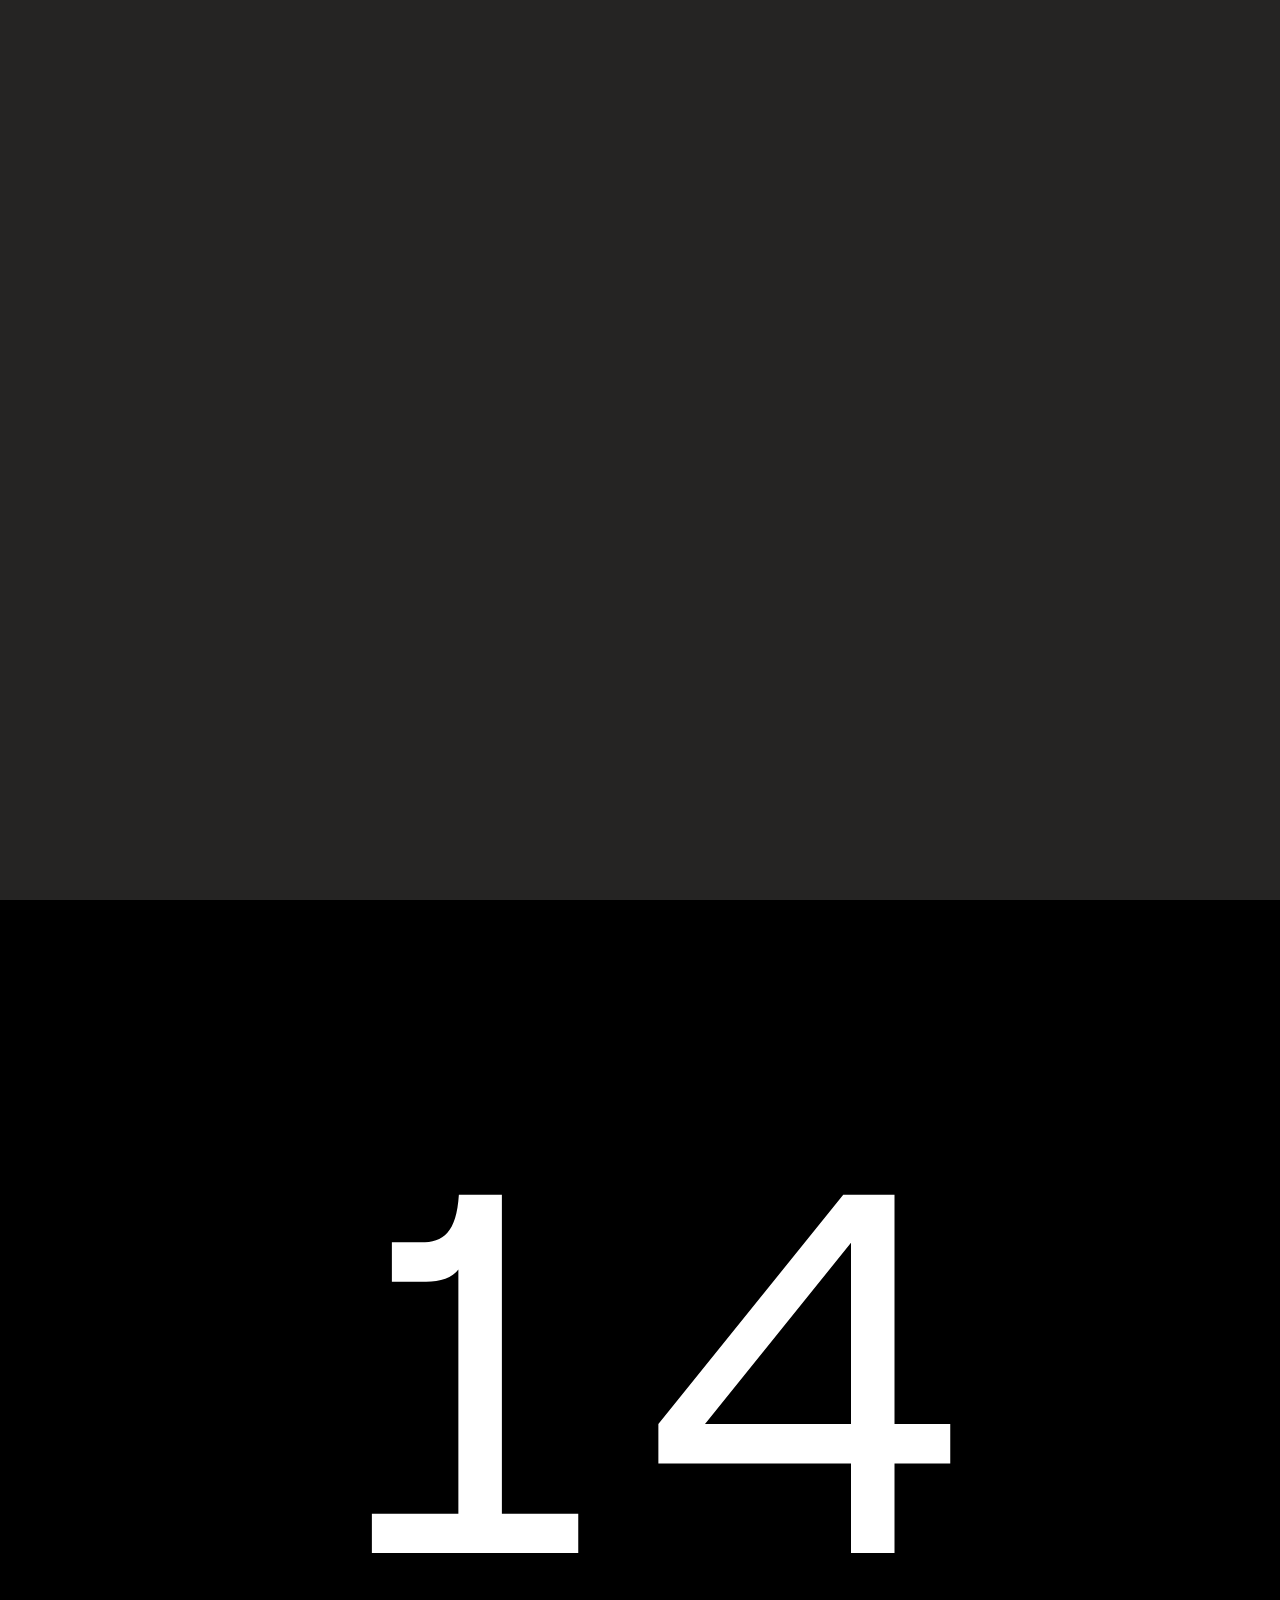
<file: view_sourcecode/www/anime-master/documentation/examples/anime-follow-scroll.html>
<!DOCTYPE html>
<html>
<head>
  <title>Follow scroll | anime.js</title>
  <meta charset="utf-8">
  <meta name="viewport" content="width=device-width, initial-scale=1, maximum-scale=1">
  <meta property="og:title" content="anime.js">
  <meta property="og:url" content="https://animejs.com">
  <meta property="og:description" content="Javascript Animation Engine">
  <meta property="og:image" content="https://animejs.com/documentation/assets/img/icons/og.png">
  <meta name="twitter:card" content="summary">
  <meta name="twitter:title" content="anime.js">
  <meta name="twitter:site" content="@juliangarnier">
  <meta name="twitter:description" content="Javascript Animation Engine">
  <meta name="twitter:image" content="https://animejs.com/documentation/assets/img/icons/twitter.png">
  <link rel="apple-touch-icon-precomposed" href="../assets/img/social-media-image.png">
  <link rel="icon" type="image/png" href="../assets/img/favicon.png" >
  <link href="../assets/css/animejs.css" rel="stylesheet">
  <link href="../assets/css/documentation.css" rel="stylesheet">
  <!-- <script src="../../lib/anime.min.js"></script> -->
  <!-- <script src="../assets/js/anime/anime.2.2.0.js"></script> -->
  <style>

    .scroll-area {
      width: 100%;
      height: 700vh;
    }

    .animation-wrapper {
      position: fixed;
      top: 0;
      left: 0;
      width: 100%;
    }

    .pane {
      display: flex;
      justify-content: center;
      align-items: center;
      position: absolute;
      top: 100vh;
      left: 0;
      width: 100%;
      height: 100vh;
      background-color: #000;
      font-size: 40vw;
    }

  </style>
</head>
<body>

  <div class="scroll-area"></div>

  <div class="animation-wrapper">
    <div class="pane pane-01">01</div>
    <div class="pane pane-02">02</div>
    <div class="pane pane-03">03</div>
    <div class="pane pane-04">04</div>
    <div class="pane pane-05">05</div>
    <div class="pane pane-06">06</div>
    <div class="pane pane-07">07</div>
    <div class="pane pane-08">08</div>
    <div class="pane pane-09">09</div>
    <div class="pane pane-10">10</div>
    <div class="pane pane-11">11</div>
    <div class="pane pane-12">12</div>
    <div class="pane pane-13">13</div>
    <div class="pane pane-14">14</div>
  </div>

</body>
<script type="module">

  import anime from '../../src/index.js';
  import animePlayer from '../assets/js/anime.player.js'

  // Scrolling helper

  function onScroll(cb) {
    var isTicking = false;
    var scrollY = 0;
    var body = document.body;
    var html = document.documentElement;
    var scrollHeight = Math.max(body.scrollHeight, body.offsetHeight, html.clientHeight, html.scrollHeight, html.offsetHeight);
    function scroll() {
      scrollY = window.scrollY;
      if (cb) cb(scrollY, scrollHeight);
      requestTick();
    }
    function requestTick() {
      if (!isTicking) requestAnimationFrame(updateScroll);
      isTicking = true;
    }
    function updateScroll() {
      isTicking = false;
      var currentScrollY = scrollY;
    }
    scroll();
    window.onscroll = scroll;
  }

  var began = 0;
  var completed = 0;

  function logChangeBegan(instance) {
    began++;
    // console.log(instance.id, 'CHANGE BEGAN', instance.changeBegan);
  }

  function logChangeComplete(instance) {
    completed++;
    // console.log(instance.id, 'CHANGE COMPLETE', instance.changeCompleted);
  }

  window.tl = anime.timeline({
    easing: 'easeInOutSine',
    autoplay: false,
    duration: 1000,
    // delay: 500,
    // endDelay: 500,
    update: function(instane) {
      console.log(instane.reversePlayback);
    }
  })
  .add({
    targets: '.pane-01',
    translateY: '-100vh',
    background: '#FF1461',
    changeBegin: logChangeBegan,
    changeComplete: logChangeComplete
  })
  .set('.pane-02', {'translateY': '-100vh'})
  .add({
    targets: '.pane-02',
    translateX: ['100%', 0],
    background: '#FF1461',
    changeBegin: logChangeBegan,
    changeComplete: logChangeComplete
  }, '-=500')
  .set('.pane-03', {'translateY': '-200vh'})
  .add({
    targets: '.pane-03',
    translateY: '-100vh',
    background: '#FF1461',
    changeBegin: logChangeBegan,
    changeComplete: logChangeComplete
  }, '-=500')
  .set('.pane-04', {'translateY': '-100vh'})
  .add({
    targets: '.pane-04',
    scale: [0, 1],
    background: '#FF1461',
    changeBegin: logChangeBegan,
    changeComplete: logChangeComplete,
  }, '-=500')
  .add({
    targets: '.pane-05',
    translateY: '-100vh',
    rotate: [-180, 0],
    background: '#FF1461',
    changeBegin: logChangeBegan,
    changeComplete: logChangeComplete,
  }, '-=500')
  .add({
    targets: '.pane-06',
    translateY: '-100vh',
    background: '#FF1461',
    changeBegin: logChangeBegan,
    changeComplete: logChangeComplete,
  }, '-=500')
  .add({
    targets: '.pane-07',
    translateY: '-100vh',
    background: '#FF1461',
    changeBegin: logChangeBegan,
    changeComplete: logChangeComplete,
  }, '-=500')
  .add({
    targets: '.pane-08',
    translateY: '-100vh',
    background: '#FF1461',
    changeBegin: logChangeBegan,
    changeComplete: logChangeComplete,
  }, '-=500')
  .add({
    targets: '.pane-09',
    translateY: '-100vh',
    background: '#FF1461',
    changeBegin: logChangeBegan,
    changeComplete: logChangeComplete,
  }, '-=500')
  .add({
    targets: '.pane-10',
    translateY: '-100vh',
    background: '#FF1461',
    changeBegin: logChangeBegan,
    changeComplete: logChangeComplete,
  }, '-=500')
  .add({
    targets: '.pane-11',
    translateY: '-100vh',
    background: '#FF1461',
    changeBegin: logChangeBegan,
    changeComplete: logChangeComplete,
  }, '-=500')
  .add({
    targets: '.pane-12',
    translateY: '-100vh',
    background: '#FF1461',
    changeBegin: logChangeBegan,
    changeComplete: logChangeComplete,
  }, '-=500')
  .add({
    targets: '.pane-13',
    translateY: '-100vh',
    background: '#FF1461',
    changeBegin: logChangeBegan,
    changeComplete: logChangeComplete,
  }, '-=500')
  .add({
    targets: '.pane-14',
    translateY: '-100vh',
    background: '#FF1461',
    changeBegin: logChangeBegan,
    changeComplete: logChangeComplete,
  }, '-=500')

  onScroll(function(top, scrollHeight) {

    var currentTime = tl.duration * (top / (scrollHeight - window.innerHeight));
    tl.seek(currentTime);

  });

  </script>
  <!-- <script src="../assets/js/vendors/stats.min.js"></script> -->
</html>
</file>
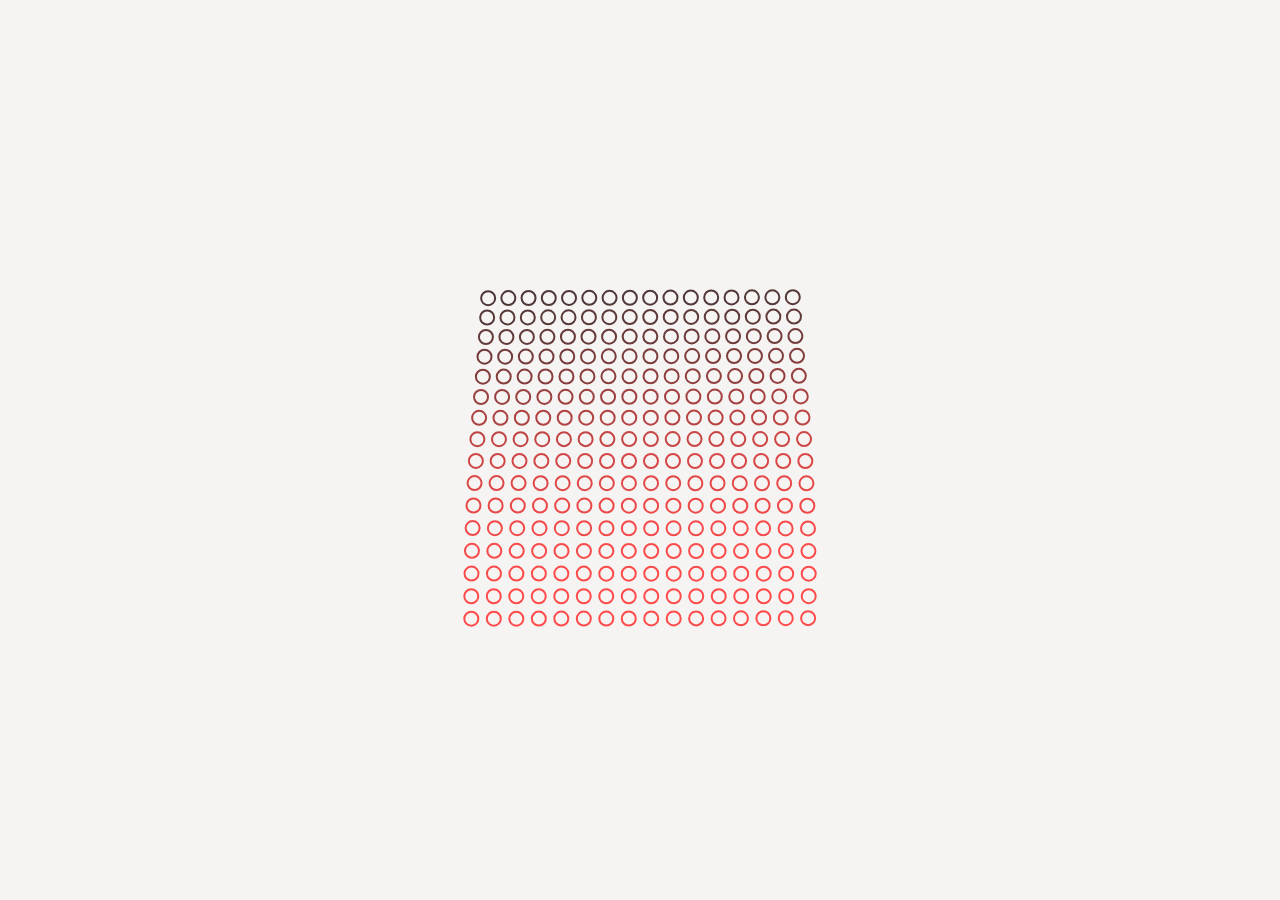
<file: view_sourcecode/www/anime-master/documentation/examples/anime-keyframes.html>
<!DOCTYPE html>
<html>
<head>
  <title>stagger | anime.js</title>
  <meta charset="utf-8">
  <meta name="viewport" content="width=device-width, initial-scale=1, maximum-scale=1">
  <meta property="og:title" content="anime.js">
  <meta property="og:url" content="https://animejs.com">
  <meta property="og:description" content="Javascript Animation Engine">
  <meta property="og:image" content="https://animejs.com/documentation/assets/img/icons/og.png">
  <meta name="twitter:card" content="summary">
  <meta name="twitter:title" content="anime.js">
  <meta name="twitter:site" content="@juliangarnier">
  <meta name="twitter:description" content="Javascript Animation Engine">
  <meta name="twitter:image" content="https://animejs.com/documentation/assets/img/icons/twitter.png">
  <link rel="apple-touch-icon-precomposed" href="../assets/img/social-media-image.png">
  <link rel="icon" type="image/png" href="../assets/img/favicon.png" >
  <link href="../assets/css/animejs.css" rel="stylesheet">
  <link href="../assets/css/documentation.css" rel="stylesheet">
  <style>

    :root {
      font-size: 20px;
    }

    body {
      display: flex;
      flex-wrap: wrap;
      justify-content: center;
      align-items: center;
      background-color: #F6F4F2;
    }

    .keyframes-visualizer {
      display: flex;
      flex-wrap: wrap;
      justify-content: center;
      align-items: center;
      width: 16rem;
      height: 16rem;
    }

    .keyframes-visualizer div {
      position: relative;
      width: .8rem;
      height: .8rem;
      margin: .1rem;
      border: 2px solid currentColor;
      background-color: #F6F4F2;
      color: #373535;
      border-radius: 50%;
    }

  </style>
</head>
<body>

  <div class="keyframes-visualizer"></div>

</body>
<script src="../../lib/anime.min.js"></script>
<script>

  //import anime from '../../src/index.js';

  const keyframesVisualizerEl = document.querySelector('.keyframes-visualizer');
  const fragment = document.createDocumentFragment();
  const numberOfElements = 256;

  for (let i = 0; i < numberOfElements; i++) {
    fragment.appendChild(document.createElement('div'));
  }

  keyframesVisualizerEl.appendChild(fragment);

  const animation = anime({
    targets: '.keyframes-visualizer div',
    keyframes: [
      {
        color: '#FF4B4B',
        translateX: anime.stagger('-.15rem', {grid: [16, 16], from: 'center', axis: 'x'}),
        translateY: anime.stagger('-.15rem', {grid: [16, 16], from: 'center', axis: 'y'}),
        duration: 300
      },
      {
        translateX: anime.stagger('.125rem', {grid: [16, 16], from: 'center', axis: 'x'}),
        translateY: anime.stagger('.125rem', {grid: [16, 16], from: 'center', axis: 'y'}),
        duration: 500
      }, {
        color: '#373535',
        translateX: 0,
        translateY: 0,
        duration: 600,
      }
    ],
    delay: anime.stagger(2),
    easing: 'easeInOutQuad',
    loop: true
  });

  console.log(animation);

</script>
</html>
</file>
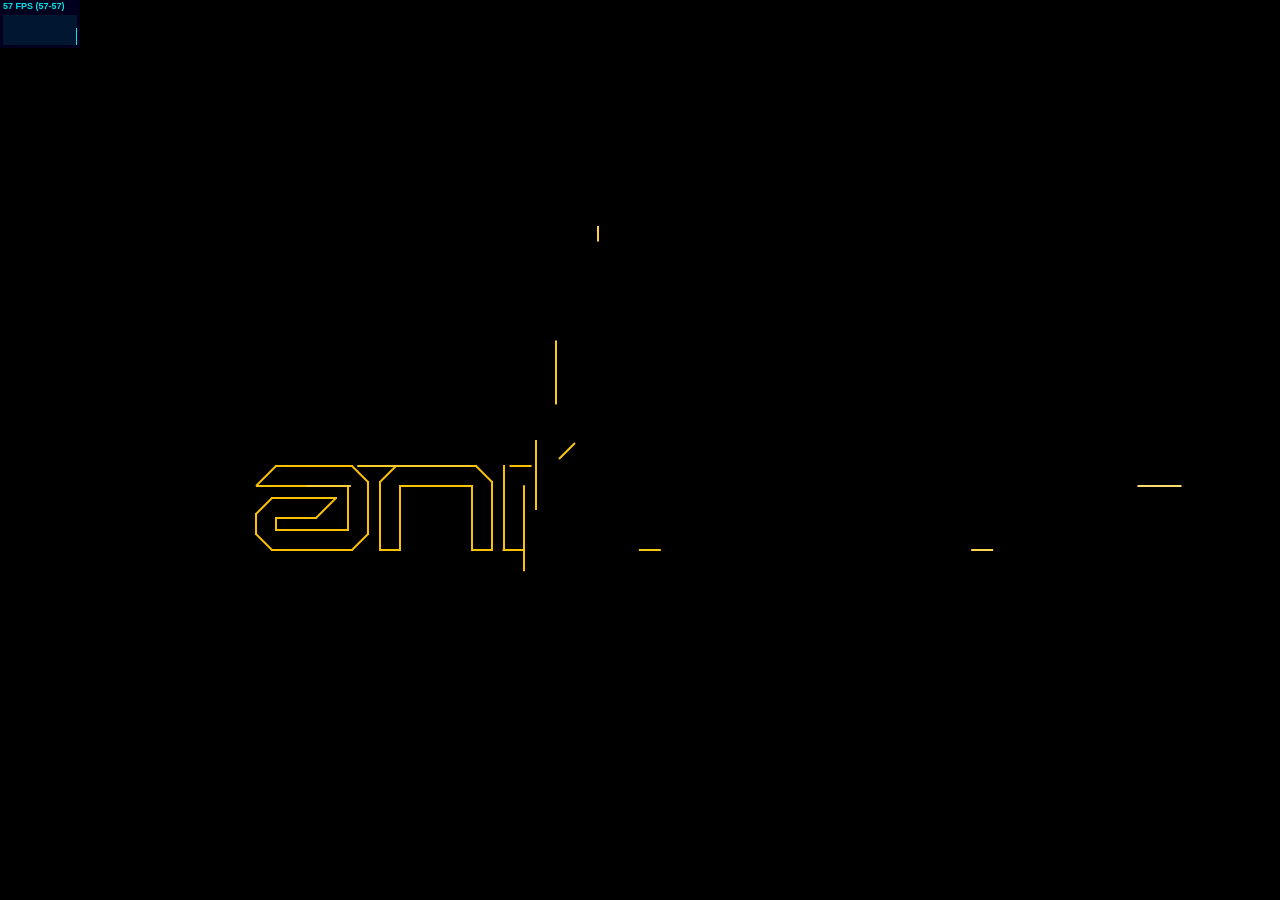
<file: view_sourcecode/www/anime-master/documentation/examples/anime-mgs-logo-animation.html>
<!DOCTYPE html>
<html>
<head>
  <title>Anime MGS logo animation | anime.js</title>
  <meta charset="utf-8">
  <meta name="viewport" content="width=device-width, initial-scale=1, maximum-scale=1">
  <meta property="og:title" content="anime.js">
  <meta property="og:url" content="https://animejs.com">
  <meta property="og:description" content="Javascript Animation Engine">
  <meta property="og:image" content="https://animejs.com/documentation/assets/img/icons/og.png">
  <meta name="twitter:card" content="summary">
  <meta name="twitter:title" content="anime.js">
  <meta name="twitter:site" content="@juliangarnier">
  <meta name="twitter:description" content="Javascript Animation Engine">
  <meta name="twitter:image" content="https://animejs.com/documentation/assets/img/icons/twitter.png">
  <link rel="apple-touch-icon-precomposed" href="../assets/img/social-media-image.png">
  <link rel="icon" type="image/png" href="../assets/img/favicon.png">
  <link href="../assets/css/animejs.css" rel="stylesheet">
  <link href="../assets/css/documentation.css" rel="stylesheet">
  <script src="../../lib/anime.min.js"></script>
  <!-- <script src="../assets/js/anime/anime.2.2.0.js"></script> -->
  <style>

    html,
    body {
      background-color: black;
    }

    section {
      position: absolute;
      width: 100%;
      height: 100%;
      display: flex;
      justify-content: center;
    }

    .mgs-logo { margin: auto; }
    .vert { transform-origin: center bottom; }
    .hori { transform-origin: 0% 50%; }
    .diag-left { transform-origin: 100% 100%; }
    .diag-right { transform-origin: 100% 0%; }

    .stripes path,
    .text-fills path,
    .katakana path,
    .line {
      opacity: 0
    }

  </style>
</head>
<body>
  <section>
    <svg class="mgs-logo" width="100%" height="448" viewBox="0 0 1024 448">
      <g class="stripes" transform="translate(321.000000, 160.000000)" fill="#FFF">
        <path d="M8,20 L12,16 L92,16 L88,20 L8,20 L8,20 L8,20 L8,20 Z" class="stripe stripe-left"></path>
        <path d="M4,24 L0,28 L80,28 L84,24 L4,24 L4,24 L4,24 L4,24 Z" class="stripe stripe-left"></path>
        <path d="M16,12 L20,8 L100,8 L96,12 L16,12 L16,12 L16,12 L16,12 Z" class="stripe stripe-left"></path>
        <path d="M24,4 L28,0 L108,7.10542736e-15 L104,4 L24,4 L24,4 L24,4 L24,4 Z" class="stripe stripe-left"></path>
      </g>
      <g class="stripes" transform="translate(592.000000, 160.000000)" fill="#FFF">
        <path d="M8,20 L12,16 L92,16 L88,20 L8,20 L8,20 L8,20 L8,20 Z" class="stripe stripe-right"></path>
        <path d="M4,24 L0,28 L80,28 L84,24 L4,24 L4,24 L4,24 L4,24 Z" class="stripe stripe-right"></path>
        <path d="M16,12 L20,8 L100,8 L96,12 L16,12 L16,12 L16,12 L16,12 Z" class="stripe stripe-right"></path>
        <path d="M24,4 L28,0 L108,7.10542736e-15 L104,4 L24,4 L24,4 L24,4 L24,4 Z" class="stripe stripe-right"></path>
      </g>
      <g class="katakana" transform="translate(202.000000, 128.000000)" fill="#FFF">
        <path d="M55,33 L56,32 L136,32 L135,33 L55,33 Z" data-d="M0,92 L60,32 L140,32 L80,92 L0,92 Z"></path>
        <path d="M28,28 L29,28 L1,0 L0,0 L28,28 Z" data-d="M32,28 L230,28 L202,0 L4,0 L32,28 Z"></path>
        <path d="M232,28 L204,0 L205,0 L233,28 L232,28 Z" data-d="M236,28 L208,0 L388,0 L416,28 L236,28 Z"></path>
        <path d="M169,92 L197,64 L199,64 L171,92 L169,92 Z" data-d="M173,92 L201,64 L381,64 L353,92 L173,92 Z"></path>
        <path d="M435,92 L355,92 L356,91 L436,91 L435,92 Z" data-d="M439,92 L359,92 L387,64 L467,64 L439,92 Z"></path>
        <path d="M497,28 L498,28 L470,0 L469,0 L497,28 Z" data-d="M422,28 L502,28 L474,0 L394,0 L422,28 Z"></path>
        <path d="M476,65 L556,65 L555,64 L475,64 L476,65 Z" data-d="M507,92 L587,92 L559,64 L479,64 L507,92 Z"></path>
        <path d="M554,59 L553,60 L473,60 L474,59 L554,59 Z" data-d="M617,0 L557,60 L477,60 L537,0 L617,0 Z"></path>
      </g>
      <g class="text-fills" transform="translate(128.000000, 240.000000)" fill="#FFF">
        <path d="M0,48 L0,68 L16,84 L96,84 L112,68 L112,16 L96,0 L20,0 L0,20 L92,20 L92,64 L20,64 L20,52 L60,52 L80,32 L16,32 L0,48 Z" id="a"></path>
        <path d="M216,84 L236,84 L236,16 L220,0 L140,0 L124,16 L124,84 L144,84 L144,20 L216,20 L216,84 L216,84 Z" id="n"></path>
        <path d="M248,0 L268,0 L268,84 L248,84 L248,0 Z" id="i"></path>
        <path d="M300,20 L300,84 L280,84 L280,16 L296,0 L408,0 L424,16 L424,84 L404,84 L404,20 L362,20 L362,84 L342,84 L342,20 L300,20 Z" id="m"></path>
        <path d="M548,36 L548,16 L532,2.55795385e-13 L452,2.4158453e-13 L436,16 L436,68 L452,84 L528,84 L548,64 L456,64 L456,20 L528,20 L528,32 L488,32 L468,52 L532,52 L548,36 L548,36 Z" id="e"></path>
        <path d="M562,64 L582,84 L626,84 L642,68 L642,0 L622,0 L622,64 L562,64 Z" id="j"></path>
        <path d="M674,20 L766,20 L746,0 L670,0 L654,16 L654,36 L670,52 L746,52 L746,64 L654,64 L674,84 L750,84 L766,68 L766,48 L750,32 L674,32 L674,20 Z" id="s"></path>
      </g>
      <g stroke="#FFF" stroke-width="2" fill="none" fill-rule="evenodd">
        <path d="M148,292 L148,304" class="line vert" stroke-linecap="square"></path>
        <path d="M128,288 L128,308" class="line vert" stroke-linecap="square"></path>
        <path d="M148,240 L128,260" class="line diag-right"></path>
        <path d="M128,308 L144,324" class="line diag-left"></path>
        <path d="M144,272 L128,288" class="line diag-right"></path>
        <path d="M148,240 L224,240" class="line hori" stroke-linecap="square"></path>
        <path d="M144,272 L208,272" class="line hori" stroke-linecap="square"></path>
        <path d="M148,292 L188,292" class="line hori" stroke-linecap="square"></path>
        <path d="M148,304 L220,304" class="line hori" stroke-linecap="square"></path>
        <path d="M144,324 L224,324" class="line hori" stroke-linecap="square"></path>
        <path d="M129,260 L220,260" class="line hori" stroke-linecap="square"></path>
        <path d="M208,272 L188,292" class="line diag-right"></path>
        <path d="M220,260 L220,304" class="line vert" stroke-linecap="square"></path>
        <path d="M224,240 L240,256" class="line diag-left"></path>
        <path d="M240,308 L224,324" class="line diag-right"></path>
        <path d="M240,256 L240,308" class="line vert" stroke-linecap="square"></path>
        <path d="M252,256 L252,324" class="line vert" stroke-linecap="square"></path>
        <path d="M268,240 L252,256" class="line diag-right"></path>
        <path d="M252,324 L272,324" class="line hori" stroke-linecap="square"></path>
        <path d="M272,260 L272,324" class="line vert" stroke-linecap="square"></path>
        <path d="M268,240 L348,240" class="line hori" stroke-linecap="square"></path>
        <path d="M272,260 L344,260" class="line hori" stroke-linecap="square"></path>
        <path d="M344,260 L344,324" class="line vert" stroke-linecap="square"></path>
        <path d="M348,240 L364,256" class="line diag-left"></path>
        <path d="M344,324 L364,324" class="line hori" stroke-linecap="square"></path>
        <path d="M364,256 L364,324" class="line vert" stroke-linecap="square"></path>
        <path d="M376,240 L376,324" class="line vert" stroke-linecap="square"></path>
        <path d="M376,324 L396,324" class="line hori" stroke-linecap="square"></path>
        <path d="M376,240 L396,240" class="line hori" stroke-linecap="square"></path>
        <path d="M396,240 L396,324" class="line vert" stroke-linecap="square"></path>
        <path d="M408,256 L408,324" class="line vert" stroke-linecap="square"></path>
        <path d="M424,240 L408,256" class="line diag-right"></path>
        <path d="M408,324 L428,324" class="line hori" stroke-linecap="square"></path>
        <path d="M428,261 L428,323" class="line vert" stroke-linecap="square"></path>
        <path d="M424,240 L536,240" class="line hori" stroke-linecap="square"></path>
        <path d="M428,260 L470,260" class="line hori" stroke-linecap="square"></path>
        <path d="M470,261 L470,323" class="line vert" stroke-linecap="square"></path>
        <path d="M470,324 L490,324" class="line hori" stroke-linecap="square"></path>
        <path d="M490,261 L490,323" class="line vert" stroke-linecap="square"></path>
        <path d="M490,260 L532,260" class="line hori" stroke-linecap="square"></path>
        <path d="M532,261 L532,323" class="line vert" stroke-linecap="square"></path>
        <path d="M536,240 L552,256" class="line diag-left"></path>
        <path d="M532,324 L552,324" class="line hori" stroke-linecap="square"></path>
        <path d="M552,256 L552,324" class="line vert" stroke-linecap="square"></path>
        <path d="M564,256 L564,308" class="line vert" stroke-linecap="square"></path>
        <path d="M564,308 L580,324" class="line diag-left"></path>
        <path d="M580,240 L564,256" class="line diag-right"></path>
        <path d="M584,260 L584,304" class="line vert" stroke-linecap="square"></path>
        <path d="M616,272 L596,292" class="line diag-right"></path>
        <path d="M580,240 L660,240" class="line hori" stroke-linecap="square"></path>
        <path d="M584,260 L656,260" class="line hori" stroke-linecap="square"></path>
        <path d="M580,324 L656,324" class="line hori" stroke-linecap="square"></path>
        <path d="M596,292 L660,292" class="line hori" stroke-linecap="square"></path>
        <path d="M616,272 L656,272" class="line hori" stroke-linecap="square"></path>
        <path d="M656,260 L656,272" class="line vert" stroke-linecap="square"></path>
        <path d="M660,240 L676,256" class="line diag-left"></path>
        <path d="M676,304 L656,324" class="line diag-right"></path>
        <path d="M676,276 L660,292" class="line diag-right"></path>
        <path d="M584,304 L676,304" class="line hori" stroke-linecap="square"></path>
        <path d="M676,256 L676,276" class="line vert" stroke-linecap="square"></path>
        <path d="M690,304 L710,324" class="line diag-left"></path>
        <path d="M690,304 L750,304" class="line hori" stroke-linecap="square"></path>
        <path d="M710,324 L754,324" class="line hori" stroke-linecap="square"></path>
        <path d="M750,240 L750,304" class="line vert" stroke-linecap="square"></path>
        <path d="M770,308 L754,324" class="line diag-right"></path>
        <path d="M750,240 L770,240" class="line hori" stroke-linecap="square"></path>
        <path d="M770,240 L770,308" class="line vert" stroke-linecap="square"></path>
        <path d="M782,256 L782,276" class="line vert" stroke-linecap="square"></path>
        <path d="M782,276 L798,292" class="line diag-left"></path>
        <path d="M782,304 L802,324" class="line diag-left"></path>
        <path d="M798,240 L782,256" class="line diag-right"></path>
        <path d="M802,260 L802,272" class="line vert" stroke-linecap="square"></path>
        <path d="M798,240 L874,240" class="line hori" stroke-linecap="square"></path>
        <path d="M802,272 L878,272" class="line hori" stroke-linecap="square"></path>
        <path d="M802,324 L878,324" class="line hori" stroke-linecap="square"></path>
        <path d="M798,292 L874,292" class="line hori" stroke-linecap="square"></path>
        <path d="M782,304 L874,304" class="line hori" stroke-linecap="square"></path>
        <path d="M874,292 L874,304" class="line vert" stroke-linecap="square"></path>
        <path d="M878,272 L894,288" class="line diag-left"></path>
        <path d="M874,240 L894,260" class="line diag-left"></path>
        <path d="M894,308 L878,324" class="line diag-right"></path>
        <path d="M802,260 L894,260" class="line hori" stroke-linecap="square"></path>
        <path d="M894,288 L894,308" class="line vert" stroke-linecap="square"></path>
      </g>
    </svg>
  </section>
  <script>

  var logoAnimation = anime.timeline({
    direction: 'alternate',
    loop: true
  });

  logoAnimation
  .add({
      targets: '.stripes path',
      translateX: [-1000, 0],
      opacity: {
        value: 1,
        duration: 100
      },
      fill: '#F9C100',
      delay: (el, i) => 2200 + (i * 75),
      duration: 400,
      easing: 'easeOutExpo',
    }, 0)
  .add({
      targets: '.katakana path',
      d: (el) => el.getAttribute('data-d'),
      opacity: {
        value: [0, 1],
        duration: 100
      },
      fill: '#F9C100',
      delay: (el, i) => 2400 + (i * 120),
      duration: 1200,
      easing: 'easeOutCirc',
    }, 0)
    .add({
      targets: '.text-fills path',
      opacity: [0, 1],
      fill: '#F9C100',
      easing: 'easeOutExpo',
      duration: 200,
      delay: (t, i) => 3300 + (anime.random(0, 450)),
    }, 0)
    .add({
      targets: '.line',
      translateX: (target) => {
        let x = 1200;
        let translate;
        if (target.classList.contains('hori')) translate = anime.random(0, 1) ? x : -x;
        if (target.classList.contains('diag-right') || target.classList.contains('diag-left')) translate =  x / 3;
        return [translate, 0];
      },
      translateY: (target) => {
        let y = 1200;
        let translate;
        if (target.classList.contains('vert')) translate = anime.random(0, 1) ? y : -y;
        if (target.classList.contains('diag-right')) translate =  -y / 3;
        if (target.classList.contains('diag-left')) translate =  y / 3;
        return [translate, 0];
      },
      stroke: '#F9C100',
      opacity: {
        value: [0, 1],
        duration: 100,
      },
      delay: (t, i) => (i * 25),
      duration: 500,
      easing: 'easeOutSine',
    }, 0);

  </script>
  <script src="../assets/js/vendors/stats.min.js"></script>
</body>
</html>
</file>
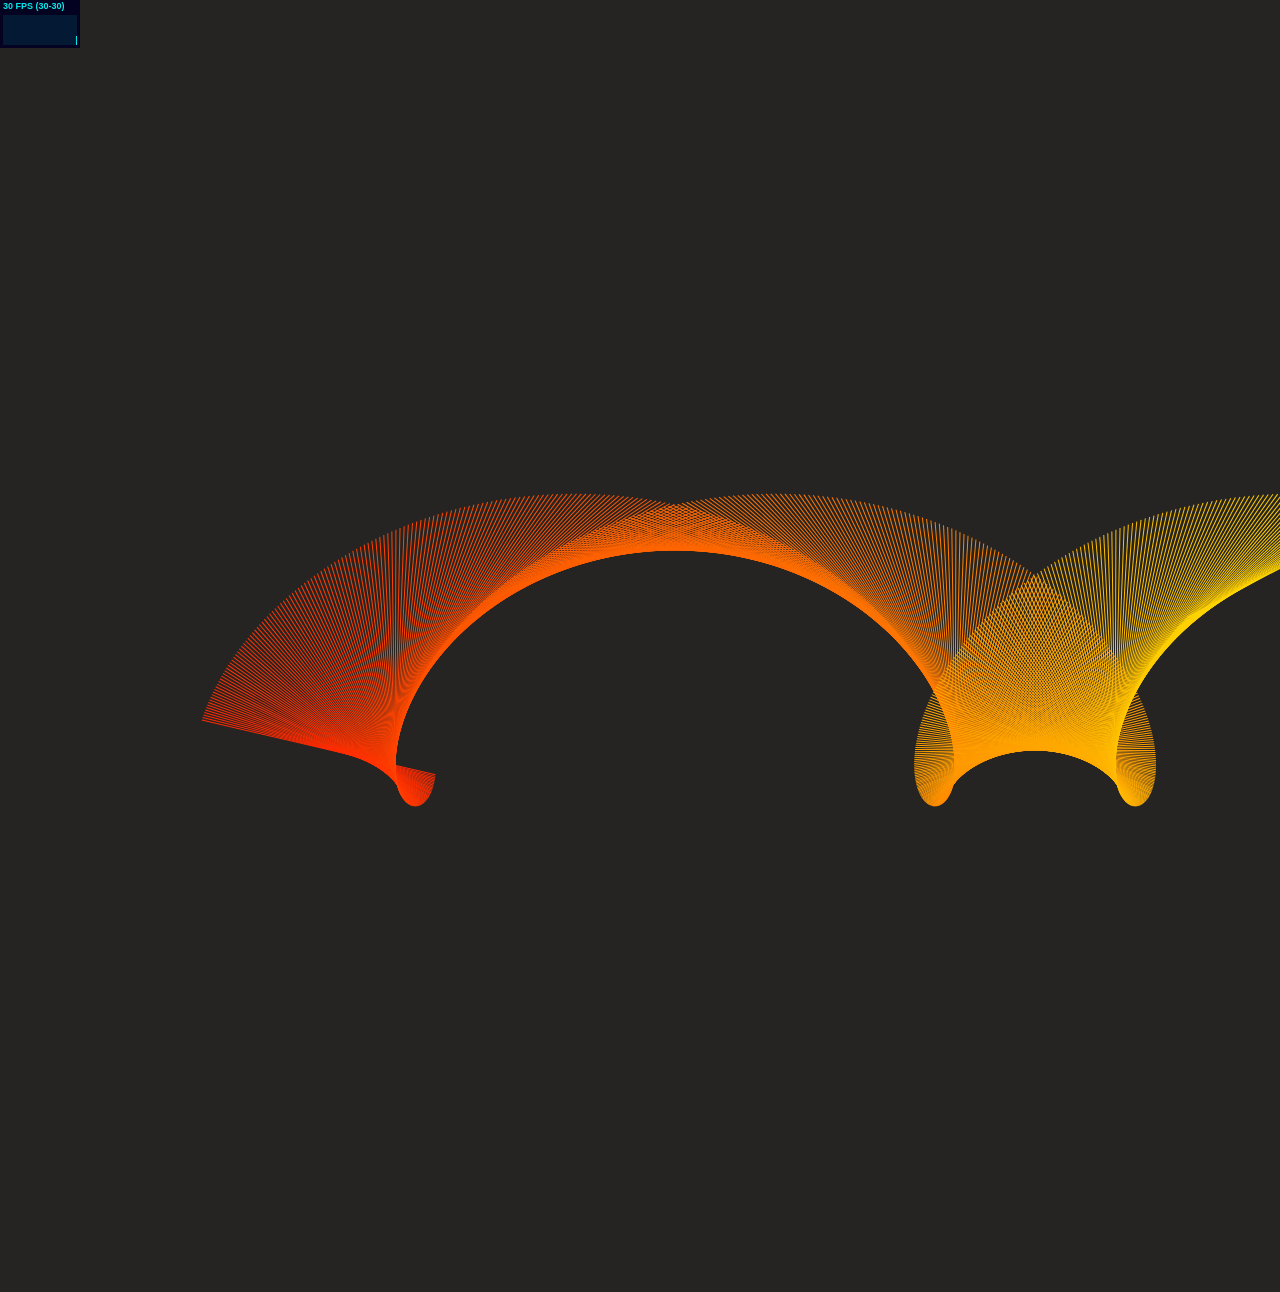
<file: view_sourcecode/www/anime-master/documentation/examples/anime-speed-test.html>
<!DOCTYPE html>
<html>
<head>
  <title>domaku | anime.js</title>
  <meta charset="utf-8">
  <meta name="viewport" content="width=device-width, initial-scale=1, maximum-scale=1">
  <meta property="og:title" content="anime.js">
  <meta property="og:url" content="https://animejs.com">
  <meta property="og:description" content="Javascript Animation Engine">
  <meta property="og:image" content="https://animejs.com/documentation/assets/img/icons/og.png">
  <meta name="twitter:card" content="summary">
  <meta name="twitter:title" content="anime.js">
  <meta name="twitter:site" content="@juliangarnier">
  <meta name="twitter:description" content="Javascript Animation Engine">
  <meta name="twitter:image" content="https://animejs.com/documentation/assets/img/icons/twitter.png">
  <link rel="apple-touch-icon-precomposed" href="../assets/img/social-media-image.png">
  <link rel="icon" type="image/png" href="../assets/img/favicon.png">
  <link href="../assets/css/documentation.css" rel="stylesheet">
  <script src="../../lib/anime.min.js"></script>
  <!-- <script src="../assets/js/anime/anime.3.0.0-alpha.js"></script> -->
  <!-- <script src="../assets/js/anime/anime.2.2.0.js"></script> -->
  <!-- <script src="../assets/js/anime/anime.2.0.1.js"></script> -->
  <!-- <script src="../assets/js/anime/anime.1.3.js"></script> -->
  <style>
    body {
      overflow: hidden;
      position: absolute;
      width: 100%;
      height: 100%;
      display: flex;
      justify-content: center;
      align-items: center;
      padding: 8em;
      font-size: 24px;
    }
    .wrapper {
      display: flex;
      flex-direction: column;
      flex-wrap: wrap;
    }
    .particule {
      width: 1px;
      height: 10em;
      margin-left: 1px;
      transform-origin: 50 50%;
    }
  </style>
</head>
<body>
  <script>

    var numberOfEls = 500;
    var duration = 5000;
    var midScreenX = window.innerWidth / 2;
    var midScreenY = window.innerHeight / 2;
    var radius = Math.sqrt(midScreenX * midScreenX + midScreenY * midScreenY);
    var fragment = document.createDocumentFragment();

    for (var i = 0; i < numberOfEls; i++) {
      var hue = 10 + Math.round(40 / numberOfEls * i);
      var el = document.createElement('div');
      el.classList.add('particule');
      el.style.backgroundColor = 'hsl(' + hue + ', 100%, 50%)';
      el.style.transform = 'rotate(' + i * 1 + 'deg) translateX(100px)';

      document.body.appendChild(el);

      anime({
        targets: el,
        rotate: '+=360',
        //delay: i * (duration / numberOfEls),
        //endDelay: i * (duration / numberOfEls),
        easing: 'linear',
        duration: duration,
        loop: true
      });

    }

  </script>
  <script src="../assets/js/vendors/stats.min.js"></script>
</body>
</html>
</file>
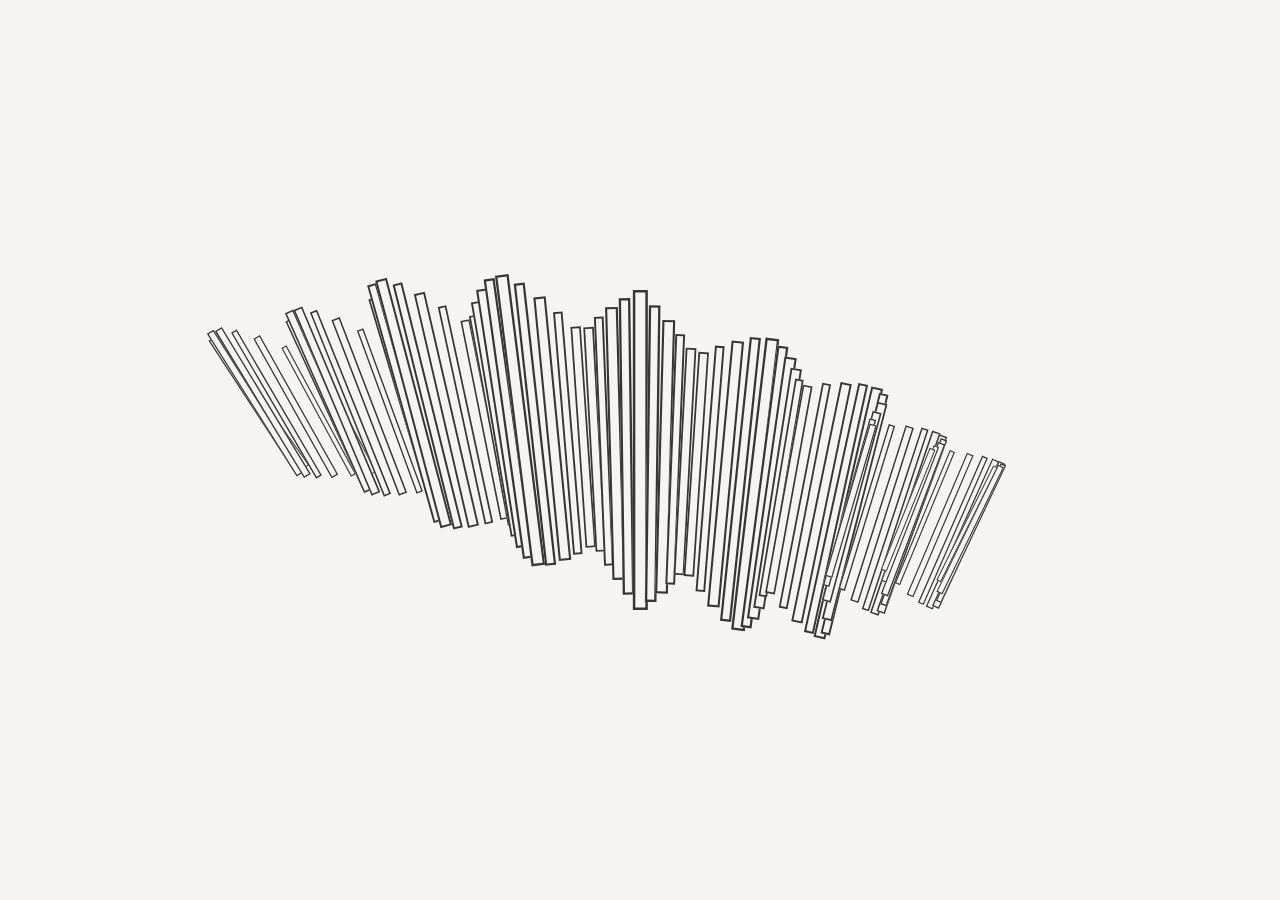
<file: view_sourcecode/www/anime-master/documentation/examples/anime-stagger-demo.html>
<!DOCTYPE html>
<html>
<head>
  <title>stagger | anime.js</title>
  <meta charset="utf-8">
  <meta name="viewport" content="width=device-width, initial-scale=1, maximum-scale=1">
  <meta property="og:title" content="anime.js">
  <meta property="og:url" content="https://animejs.com">
  <meta property="og:description" content="Javascript Animation Engine">
  <meta property="og:image" content="https://animejs.com/documentation/assets/img/icons/og.png">
  <meta name="twitter:card" content="summary">
  <meta name="twitter:title" content="anime.js">
  <meta name="twitter:site" content="@juliangarnier">
  <meta name="twitter:description" content="Javascript Animation Engine">
  <meta name="twitter:image" content="https://animejs.com/documentation/assets/img/icons/twitter.png">
  <link rel="apple-touch-icon-precomposed" href="../assets/img/social-media-image.png">
  <link rel="icon" type="image/png" href="../assets/img/favicon.png" >
  <link href="../assets/css/animejs.css" rel="stylesheet">
  <link href="../assets/css/documentation.css" rel="stylesheet">
  <style>

    body {
      display: flex;
      flex-wrap: wrap;
      justify-content: center;
      align-items: center;
      background-color: #F6F4F2;
    }

    .stagger-visualizer {
      display: flex;
      /*flex-wrap: wrap;*/
      justify-content: center;
      align-items: center;
      width: 450px;
      height: 450px;
    }

    .stagger-visualizer div {
      /*position: absolute;*/
      width: 64px;
      height: 128px;
      border: 1px solid #373535;
      background-color: #F6F4F2;
    }

  </style>
</head>
<body>

  <div class="stagger-visualizer"></div>

</body>
<script type="module">

  import anime from '../../src/index.js';

  const staggerVisualizerEl = document.querySelector('.stagger-visualizer');
  const fragment = document.createDocumentFragment();
  const numberOfElements = 81;

  for (let i = 0; i < numberOfElements; i++) {
    fragment.appendChild(document.createElement('div'));
  }

  staggerVisualizerEl.appendChild(fragment);

  const staggersAnimation = anime.timeline({
    targets: '.stagger-visualizer div',
    easing: 'easeInOutSine',
    delay: anime.stagger(50),
    loop: true,
    autoplay: false,
    duration: 600,
    loopComplete: (a) => console.log('end'),
    //update: () => console.log(staggersAnimation.progress)
  })
  .add({
    scale: anime.stagger([2.5, 1], {from: 'center', grid: [9, 9]}),
    translateX: anime.stagger([-100, 100]),
    rotate: anime.stagger([-45, 45]),
    easing: 'easeInOutCirc',
    delay: anime.stagger(10, {from: 'center'})
  })
  .add({
    scale: anime.stagger([2.5, 1], {from: 'center', easing: 'easeInOutCirc'}),
    translateX: anime.stagger([-200, 200]),
    translateY: anime.stagger([-200, 200]),
    rotate: 0,
    delay: anime.stagger(1, {from: 'last'})
  })
  .add({
    rotate: anime.stagger(2, {from: 'center', direction: 'reverse', easing: 'easeInSine'}),
    translateX: 0,
    translateY: 0,
    delay: anime.stagger(10, {from: 'center'})
  })
  .add({
    scale: anime.stagger([2, 1], {grid: [9, 9], axis: 'y'}),
    translateY: anime.stagger([-100, 200], {grid: [9, 9], axis: 'y'}),
    rotate: 0,
    delay: anime.stagger(1, {from: 'last'})
  })
  .add({
    translateX: () => anime.random(-100, 100),
    translateY: () => anime.random(-100, 100),
    scale: anime.stagger([1.5, .5], {from: 'center'}),
    rotate: anime.stagger([10, -10], {from: 'last'}),
    delay: anime.stagger(50, {from: 'center', grid: [9, 9]}),
  })
  .add({
    translateX: () => anime.random(-100, 100),
    translateY: () => anime.random(-100, 100),
    rotate: anime.stagger([-10, 10], {from: 'last'}),
    scale: 1,
    delay: anime.stagger(50, {from: 'center', grid: [9, 9]}),
  })
  .add({
    translateX: 0,
    translateY: anime.stagger(6, {from: 'center', direction: 'reverse'}),
    rotate: 0,
    delay: anime.stagger(50, {from: 'center', grid: [9, 9]}),
  })
  .add({
    translateX: anime.stagger('1rem', {grid: [9, 9], from: 'center', axis: 'x'}),
    //translateY: anime.stagger('1rem', {grid: [9, 9], from: 'center', axis: 'y'}),
    delay: anime.stagger(200, {grid: [9, 9], from: 'center', direction: 'reverse'})
  })
  .add({
    translateX: anime.stagger([25, -25], {from: 'first'}),
    translateY: 0,
    rotate: anime.stagger([40, -40], {from: 'first'}),
    delay: anime.stagger(10, {from: 'first'}),
  })
  .add({
    translateY: anime.stagger([-240, 240]),
    rotate: () => anime.random(-100, 100),
    scale: anime.stagger([1, 3], {from: 'center'}),
    delay: anime.stagger(10, {from: 0}),
  })
  .add({
    translateX: 0,
    translateY: 0,
    scale: 1,
    rotate: 360,
    duration: 2000,
    delay: 0,
  });

  staggersAnimation.play();

</script>
</html>
</file>
<file: view_sourcecode/www/first.css>
body{
    background:url(./src/1.jpg)  no-repeat center center;
    background-size:cover;
    background-attachment:fixed;
    background-color:#CCCCCC;
 }
 

 
 .first_rec{
     width: 1000px;
     height: 700px;
     line-height: 100px;
     text-align: center;
     margin: 100px;
     background-color: #33FFCC;
     border:5px solid black;
     border-radius:25px;
 }
 
 .button 
 {
     margin-top: 100px;
     font-size:24px;
     font-family:Arial;
     font-weight:normal;
     -moz-border-radius:29px;
     -webkit-border-radius:29px;
     border-radius:29px;
     border:1px solid #337fed;
     padding:9px 18px;
     text-decoration:none;
     background:-webkit-gradient( linear, left top, left bottom, color-stop(75%, #29bd15), color-stop(30%, #0c9c07) );
     background:-moz-linear-gradient( center top, #29bd15 75%, #0c9c07 30% );
     background:-ms-linear-gradient( top, #29bd15 75%, #0c9c07 30% );
     filter:progid:DXImageTransform.Microsoft.gradient(startColorstr='#3d94f6', endColorstr='#0c9c07');
     background-color:#29bd15;
     color:#ffffff;
     display:inline-block;
     text-shadow:0px 0px 0px #1570cd;
      -webkit-box-shadow: 1px 0px 0px 0px #97c4fe;
      -moz-box-shadow: 1px 0px 0px 0px #97c4fe;
      box-shadow: 1px 0px 0px 0px #97c4fe;
 }
 .button:active
 {
     background:-webkit-gradient( linear, left top, left bottom, color-stop(75%, #0c9c07), color-stop(30%, #29bd15) );
     background:-moz-linear-gradient( center top, #0c9c07 75%, #29bd15 30% );
     background:-ms-linear-gradient( top, #0c9c07 75%, #29bd15 30% );
     filter:progid:DXImageTransform.Microsoft.gradient(startColorstr='#0c9c07', endColorstr='#29bd15');
     background-color:#0c9c07;
 }
 .speedbutton
 {
     margin-top: 10px;
     font-size:24px;
     font-family:Arial;
     font-weight:normal;
     -moz-border-radius:29px;
     -webkit-border-radius:29px;
     border-radius:29px;
     border:1px solid #337fed;
     padding:9px 18px;
     text-decoration:none;
     background:-webkit-gradient( linear, left top, left bottom, color-stop(75%, #29bd15), color-stop(30%, #0c9c07) );
     background:-moz-linear-gradient( center top, #29bd15 75%, #0c9c07 30% );
     background:-ms-linear-gradient( top, #29bd15 75%, #0c9c07 30% );
     filter:progid:DXImageTransform.Microsoft.gradient(startColorstr='#3d94f6', endColorstr='#0c9c07');
     background-color:#29bd15;
     color:#ffffff;
     display:inline-block;
     text-shadow:0px 0px 0px #1570cd;
      -webkit-box-shadow: 1px 0px 0px 0px #97c4fe;
      -moz-box-shadow: 1px 0px 0px 0px #97c4fe;
      box-shadow: 1px 0px 0px 0px #97c4fe;
 }
 .speedbutton:active
 {
     background:-webkit-gradient( linear, left top, left bottom, color-stop(75%, #0c9c07), color-stop(30%, #29bd15) );
     background:-moz-linear-gradient( center top, #0c9c07 75%, #29bd15 30% );
     background:-ms-linear-gradient( top, #0c9c07 75%, #29bd15 30% );
     filter:progid:DXImageTransform.Microsoft.gradient(startColorstr='#0c9c07', endColorstr='#29bd15');
     background-color:#0c9c07;
 }
 .large_font
 {
     font-size: 300%;
     font-family: Arial, Helvetica, sans-serif;
     line-height: 150%;
     margin-top: 30px;
 }
 .small_font
 {
     font-size: 150%;
     font-family: Arial, Helvetica, sans-serif;
 }

.varer
{
    position: relative;
    display: inline-block;
    width: 300px;
    height: 400px;
}

.leader
{
    display: none;
    position: fixed;
    width: 300px;
    height: 400px;
    bottom: 40%;
    left: 13%;
}

 .varer_img
 {
    position: absolute;
    top: 55%;
    width: 150px;
    height: 200px;
 }

 .leader_img
 {
    position: absolute;
    top: 55%;
    width: 230px;
    height: 300px;
 }

 .instruction
 {
    display: none;
    position: fixed;
    font-size: 20px;
    font-family: "Microsoft YaHei",微软雅黑,"MicrosoftJhengHei",华文细黑,STHeiti,MingLiu;
    bottom: 0%;
    right: 0%;
    width: 700px;
    height: 250px;
    border: solid 2px black;
    background-color: white;
 }

 .error
 {
    display: none;
    position: fixed;
    font-size: 20px;
    font-family: "Microsoft YaHei",微软雅黑,"MicrosoftJhengHei",华文细黑,STHeiti,MingLiu;
    bottom: 23%;
    right: 15%;
    width: 1300px;
    height: 650px;
    background: url(./src/error.png)  no-repeat center center;
    background-size:cover;
 }

 .error_content
 {
    width: 500px;
    height: 500px;
    margin-left: 400px;
    margin-top: 200px;
    color: #ffffff;
}

 .bubble::before
 {
    content: '';
    width: 0;
    height: 0;
    border: 20px solid;
    position: absolute;
    bottom: -40px;
    left: 50px;
    border-color:#000000 transparent transparent;
}

.bubble
{
    width: 300px;
    height: 200px;
    font-size: 20px;
    border: 3px  solid #000000;
    border-radius: 10px;  /*圆角弧度为7px*/
    position: absolute;
    background-color: white;
}

.bubble::after
{
    content: '';
    width: 0;
    height: 0;
    border: 20px solid;
    position: absolute;
    bottom: -37px;
    left: 50px;
    border-color:  #ffffff transparent transparent;
}

.box_img
{
    display: inline-block;
    width: 200px;
    height: 200px;
}

.calculate
{
    display: none;
    position: fixed;
    bottom: 40%;
    left: 30%;
    width: 1500px;
    height: 500px;
}

.cal_word
{
    font-size: 300px;
    width: 200px;
    height: 400px;
    display: inline-block;
}

.box
{
    display: none;
    font-size: 40px;
    color: #010008;
    width: 200px;
    height: 400px;
    display: inline-block; 
    text-align:center
}

.washer_img
{
    display: none;
    position: absolute;
    top: 5%;
    right: 30%;
    width: 250px;
    height: 600px;
}

.washed_varer
{
    display: none;
    position: absolute;
    top: 19%;
    right: 35%;
    width: 300px;
    height: 400px;
}

.court_img1
{
    position: absolute;
    top: 50%;
    right: 40%;
    width: 500px;
    height: 110px;
}

.court_img2
{
    position: absolute;
    top: 50%;
    right: 15%;
    width: 500px;
    height: 110px;
}

.court_inc1
{
    position: absolute;
    font-size: 20px;
    text-align: center;
    font-family: "Microsoft YaHei",微软雅黑,"MicrosoftJhengHei",华文细黑,STHeiti,MingLiu;
    top: 61%;
    right: 45%;
    width: 200px;
    height: 50px;
    border: solid 2px black;
    background-color: white;
}

.court_inc2
{
    position: absolute;
    font-size: 20px;
    text-align: center;
    font-family: "Microsoft YaHei",微软雅黑,"MicrosoftJhengHei",华文细黑,STHeiti,MingLiu;
    top: 61%;
    right: 20%;
    width: 200px;
    height: 50px;
    border: solid 2px black;
    background-color: white;
}

.court_box
{
    position: absolute;
    right: 43%;
    top: 26%;
    font-size: 50px;
    color: #010008;
    width: 600px;
    height: 400px;
    text-align:center
}

.car_i
{
    position: absolute;
    right: 43%;
    top: 32%;
    color: #010008;
    width: 400px;
    height: 250px;
}

.first_mov
{
    display: none;
}

.second_mov
{
    display: none;
}
</file>
<file: view_sourcecode/www/anime-master/documentation/assets/css/animejs.css>
@font-face {
 font-family: "Roobert";
 font-weight: 400;
 font-style: normal;
 src: url("../fonts/Roobert-Regular.woff2") format("woff2");
}

@font-face {
 font-family: "Roobert";
 font-weight: 400;
 font-style: italic;
 src: url("../fonts/Roobert-Regular.woff2") format("woff2");
}

@font-face {
 font-family: "Roobert";
 font-weight: 600;
 font-style: normal;
 src: url("../fonts/Roobert-SemiBold.woff2") format("woff2");
}

@font-face {
 font-family: "Roobert";
 font-weight: 600;
 font-style: italic;
 src: url("../fonts/Roobert-SemiBoldItalic.woff2") format("woff2");
}

@font-face {
  font-family: "InputMono";
  src: url("../fonts/InputMono-Regular.woff2") format("woff2"),
      url("../fonts/InputMono-Regular.woff") format("woff");
  font-weight: normal;
  font-style: normal;
}

@font-face {
  font-family: "InputMono";
  src: url("../fonts/InputMono-Bold.woff2") format("woff2"),
      url("../fonts/InputMono-Bold.woff") format("woff");
  font-weight: bold;
  font-style: normal;
}

@font-face {
  font-family: "InputMono";
  src: url("../fonts/InputMono-BoldItalic.woff2") format("woff2"),
      url("../fonts/InputMono-BoldItalic.woff") format("woff");
  font-weight: bold;
  font-style: italic;
}

@font-face {
  font-family: "InputMono";
  src: url("../fonts/InputMono-Italic.woff2") format("woff2"),
      url("../fonts/InputMono-Italic.woff") format("woff");
  font-weight: normal;
  font-style: italic;
}

*, *:before, *:after {
  box-sizing: border-box;
  margin: 0;
  padding: 0;
  border: 0;
  font: inherit;
  vertical-align: baseline;
}

html,
body {
  background-color: #252423;
  color: #F6F4F2;
}

body {
  font-family: Roobert, Helvetica Neue, Helvetica, Arial, sans-serif;
  font-weight: 400;
  font-feature-settings:"tnum" 1, "ss03" 1;
  -webkit-font-smoothing: antialiased;
}

h1, h2 {
  font-weight: 600;
}

input {
  font-family: Roobert, Helvetica Neue, Helvetica, Arial, sans-serif;
  font-variant-numeric: tabular-nums;
}

sup {
  vertical-align: super;
  font-size: .625em;
}

strong {
  font-weight: 600;
}

.color-white { color: #F6F4F2; } /* White */
.color-black { color: #2E2C2C; } /* Black */
.color-red, .color-targets { color: #FF4B4B; }/* red: */
.color-orange, .color-properties { color: #FF8F42; }/* orange: */
.color-lightorange, .color-prop-params { color: #FFC730; }/* lightorange: */
.color-yellow, .color-anim-params { color: #F6FF56; }/* yellow: */
.color-citrus, .color-values { color: #A4FF4F; }/* citrus: */
.color-green, .color-keyframes { color: #18FF74; }/* green: */
.color-darkgreen, .color-staggering { color: #00D672; }/* darkgreen: */
.color-turquoise, .color-tl { color: #3CFFEC; }/* turquoise: */
.color-skyblue, .color-controls { color: #61C3FF; }/* skyblue: */
.color-kingblue, .color-callbacks { color: #5A87FF; }/* kingblue: */
.color-lavender, .color-svg { color: #8453E3; }/* lavender: */
.color-purple, .color-easings { color: #C26EFF; }/* purple: */
.color-pink, .color-helpers { color: #FB89FB; }/* pink: */

.anime-mini-logo {
  width: 100px;
  height: 24px;
  transform: scaleY(.5);
}
</file>
<file: view_sourcecode/www/anime-master/documentation/assets/css/anime-theme.css>
.hljs {
  display: block;
  color: #F6F4F2;
}

.hljs-comment,
.hljs-quote {
  color: #A2A09F;
  font-style: italic;
}

.hljs-doctag,
.hljs-keyword,
.hljs-formula {
  color: #B08CFF;
}

.hljs-section,
.hljs-name,
.hljs-selector-tag,
.hljs-deletion,
.hljs-subst {
  color: #FF7C72;
}

.hljs-literal {
  color: #1CE2B2;
}

.hljs-string,
.hljs-regexp,
.hljs-addition,
.hljs-attribute,
.hljs-attr,
.hljs-meta-string {
  color: #A6FF8F;
}

.hljs-built_in,
.hljs-class .hljs-title {
  color: #FBF38C;
}

.hljs-variable,
.hljs-template-variable,
.hljs-type,
.hljs-selector-class,
.hljs-selector-attr,
.hljs-selector-pseudo,
.hljs-number {
  color: #FF7C72;
}

.hljs-symbol,
.hljs-bullet,
.hljs-link,
.hljs-meta,
.hljs-selector-id,
.hljs-title {
  color: #61C3FF;
}

.hljs-emphasis {
  font-style: italic;
}

.hljs-strong {
  font-weight: bold;
}

.hljs-link {
  text-decoration: underline;
}
</file>
<file: view_sourcecode/www/anime-master/documentation/assets/css/documentation.css>
html,
body,
header {
  background-color: #252423;
}

body {
  position: absolute;
  width: 100%;
  height: 100%;
  color: white;
  font-variant-numeric: tabular-nums;
  -webkit-font-smoothing: antialiased;
  overflow-x: hidden;
}

.content {
  overflow: hidden;
  opacity: 0;
  display: flex;
  flex-direction: row;
  width: 100%;
  height: 100%;
  transition: opacity 1s ease;
}

.ready .content {
  opacity: 1;
}

/* Headers */

.header {
  position: absolute;
  z-index: 1;
  top: 0;
  width: 100%;
}

.logo {
  display: flex;
  justify-content: space-between;
  opacity: .8;
  width: 100%;
  height: 20px;
  text-decoration: none;
  color: currentColor;
}

.logo:visited {
  color: currentColor;
}

.logo svg {
  width: 100%;
  height: 100%;
}

.logo:hover {
  opacity: 1;
}

.version-number {
  opacity: .6;
  color: currentColor;
}

header {
  position: sticky;
  top: 0;
  z-index: 2;
  display: flex;
  align-items: center;
  justify-content: space-between;
  width: 100%;
  height: 60px;
  padding-left: 20px;
  padding-right: 20px;
  border-bottom: 1px solid rgba(0,0,0,.65);
}

h2 {
  font-size: 16px;
  letter-spacing: 1px;
  text-transform: uppercase;
  font-weight: 200;
}

/* Panes */

.pane {
  position: relative;
  height: 100%;
}

/* Sidebar */

.sidebar {
  display: flex;
  flex-direction: column;
  width: 240px;
  padding-top: 60px;
  border-right: 1px solid rgba(0,0,0,.65);
}

.sidebar-info {
  display: flex;
  justify-content: space-between;
  padding: 20px;
}

.navigation {
  overflow-y: auto;
  width: 100%;
  height: 100%;
  padding: 10px 0 20px 20px;
}

.navigation ul {
  height: 30px;
  overflow-y: hidden;
  -webkit-transition:opacity .4s ease;
  transition: opacity .4s ease;
}

.navigation ul li {
  position: relative;
}

.navigation ul li:before {
  content: "";
  display: block;
  position: absolute;
  top: 4px;
  left: 2px;
  width: 1px;
  height: calc(100% - 8px);
  background-color: white;
}

.navigation ul li:first-child:before {
  display: none;
}

.navigation a {
  display: block;
  padding-left: 10px;
  color: white;
  text-decoration: none;
  font-size: 14px;
  line-height: 20px;
  letter-spacing: .5px;
  text-transform: uppercase;
}

.navigation ul li:first-child a {
  padding-left: 0;
  padding-top: 10px;
  padding-bottom: 10px;
}

.navigation ul li a,
.navigation ul li:before {
  opacity: .4;
}

.navigation ul li a {
  transition: opacity .4s ease, color .4s ease;
}

.navigation ul.active a {
  opacity: .7;
}

.navigation ul li:hover a,
.navigation ul li:hover:before {
  transition: none;
  opacity: 1;
}

.navigation ul li.active a,
.navigation ul li.active:before {
  opacity: 1;
  color: currentColor;
}

.navigation ul li.active:before {
  background-color: currentColor;
}

.navigation ul.active li:first-child a,
.navigation ul.active li:first-child a:hover {
  opacity: 1;
  color: currentColor;
}

/* Info pane */

.demo-info {
  flex-direction: column;
  font-size: 16px;
  line-height: 22px;
}

.info-output {
  overflow-x: hidden;
  overflow-y: auto;
  position: relative;
  top: 0;
  width: 100%;
  height: calc(100% - 60px);
  padding: 20px;
}

.demo-info pre {
  font-variant-ligatures: none;
  -webkit-font-variant-ligatures: none;
}

.demo-info code {
  font-family: "Input Mono Reg", monospace;
  font-size: 14px;
  line-height: 22px;
  white-space: pre-wrap;
}

.demo-info p {
  margin-bottom: 20px;
}

.demo-info p,
.demo-info td {
  color: #F6F4F2;
}

.demo-info i {
  font-style: italic;
}

.demo-info a {
  text-decoration: none;
  border-bottom: 1px dotted currentColor;
  word-wrap: break-word;
  overflow-wrap: break-word;
}

.demo-info a:hover {
  border-bottom: 1px solid currentColor;
}

.demo-info a[href^="http"],
.demo-info a[href^="http"]:visited {
  color: #F6F4F2;
}

.demo-info p.bubble {
  display: inline-block;
  position: relative;
  padding: 8px 12px;
}

.demo-info p.bubble.warning {
  color: #FBF38C;
}

.demo-info p.bubble.info {
  color: #61C3FF;
}

.demo-info p.bubble:after {
  content: "";
  pointer-events: none;
  color: currentColor;
  display: inline-block;
  position: absolute;
  top: 0;
  left: 0;
  right: 0;
  bottom: 0;
  background-color: currentColor;
  border-radius: 3px;
  opacity: .05;
}

.demo-info code.hljs {
  display: inline-block;
}

.demo-info pre {
  margin-bottom: 20px;
}

.demo-info pre code {
  position: relative;
  display: inline-block;
  width: 100%;
  padding: 8px 12px;
  background-color: rgba(0,0,0,.2);
  border: 1px solid rgba(0,0,0,.2);
  border-radius: 3px;
}

.demo-info p code {
  position: relative;
  padding: 0 2px;
  height: 20px;
  background-color: rgba(0,0,0,.2);
  box-shadow: inset 0 0 1px rgba(0,0,0,.4);
  border-radius: 3px;
}

.demo-info table {
  margin-bottom: 20px;
  border: 1px solid rgba(255,255,255,.15);
  border-spacing: 0;
  border-radius: 3px;
}

.demo-info td {
  vertical-align: middle;
  padding: 8px 12px;
  border-left: 1px solid rgba(255,255,255,.15);
  border-top: 1px solid rgba(255,255,255,.15);
}

.demo-info thead td {
  text-transform: uppercase;
  font-size: 16px;
  line-height: 22px;
  letter-spacing: 1px;
  color: rgba(255,255,255,.4);
  border-top: none;
}

.demo-info td:first-child {
  border-left: none;
}

.code-preview {
  width: 100%;
  padding-top: 40px;
}

.code-preview h2 {
  margin-bottom: 20px;
}

/* Demos */

.demos {
  overflow-y: scroll;
  width: calc(50% - 240px);
  min-width: 330px;
}

article {
  width: 100%;
  display: flex;
  flex-direction: column;
  flex-wrap: wrap;
  align-items: flex-start;
  justify-content: flex-start;
}

.demo {
  position: relative;
  z-index: 1;
  display: flex;
  align-items: center;
  justify-content: center;
  width: 100%;
  min-height: 200px;
  padding-top: 35px;
  border-bottom: 1px solid rgba(0,0,0,.65);
  cursor: pointer;
}

.demo-description {
  display: none;
}

.demo.controls {
  padding-top: 50px;
}

.demo.active.controls {
  cursor: default;
}

.demo:before {
  content: "";
  position: absolute;
  z-index: 0;
  top: 0;
  left: 0;
  opacity: 0;
  display: block;
  width: 100%;
  height: 100%;
  background-color: currentColor;
}

.demo.active:before {
  opacity: .05;
}

.demo-content {
  position: relative;
  display: flex;
  flex-direction: column;
  justify-content: center;
  text-align: center;
  width: 290px;
  height: 100%;
}

.demo-title {
  position: absolute;
  top: 0;
  left: 20px;
  width: calc(100% - 40px);
  padding: 23px 0;
  font-size: 14px;
  letter-spacing: 2px;
  text-transform: uppercase;
  color: #F6F4F2;
  opacity: .9;
}

.active .demo-title {
  color: currentColor;
  opacity: 1;
}

.line {
  width: 100%;
  padding: 1px 0px;
}

.line.align-center {
  display: flex;
  justify-content: center;
}

.grid {
  display: flex;
  flex-wrap: wrap;
}

.controls {
  opacity: .4;
  display: flex;
  align-items: center;
  justify-content: center;
  padding-top: 20px;
  padding-bottom: 10px;
}

.controls button {
  position: relative;
  display: block;
  margin: 0 0 0 -1px;
  padding: 5px 10px;
  font-size: 14px;
  text-transform: uppercase;
  border: 1px solid currentColor;
  background-color: transparent;
  color: currentColor;
}

.controls button:focus {
  outline: none;
}

.active .controls {
  opacity: 1;
}

.active .controls button:after {
  content: '';
  opacity: 0;
  position: absolute;
  left: 0;
  top: 0;
  display: block;
  width: 100%;
  height: 100%;
  background-color: currentColor;
}

.active .controls button:hover:after {
  opacity: .2;
}

.controls button.is-active:after,
.controls button.is-active:hover:after {
  opacity: .4;
}

.controls button:first-child {
  margin-left: 0;
}

.controls input {
  margin-left: 10px;
}

.text-output {
  padding-top: 10px;
  padding-bottom: 10px;
  font-size: 16px;
  color: currentColor;
  text-align: center;
  background-color: transparent;
  border: 1px solid currentColor;
}

.log {
  width: 100%;
  height: 100%;
  background: transparent;
  color: currentColor;
  border: none;
  font-size: 16px;
  text-align: center;
}

.bottom.log {
  padding-top: 10px;
  padding-bottom: 10px;
}

.logs {
  pointer-events: none;
  display: flex;
  flex-direction: column;
  align-items: center;
  position: absolute;
  width: 100%;
  height: auto;
}

.log:focus {
  outline: none;
}

input.progress {
  cursor: ew-resize;
}

input.progress[value] {
  position: relative;
  width: 100%;
  height: 27px;
  -webkit-appearance: none;
  background-color: transparent;
  color: currentColor;
}

input.progress[value]:focus {
  outline: none;
}

input.progress[value]:after {
  content: "";
  position: absolute;
  top: 13px;
  left: 0;
  width: 100%;
  height: 1px;
  background-color: currentColor;
}

input.progress[value]::-webkit-slider-thumb {
  -webkit-appearance: none;
  background-color: currentColor;
  border-radius: 50%;
  width: 16px;
  height: 16px;
}

.square,
.circle {
  pointer-events: none;
  position: relative;
  width: 28px;
  height: 28px;
  margin: 1px;
  background-color: currentColor;
  font-size: 14px;
}

.circle {
  border-radius: 50%;
}

.square.outline,
.circle.outline {
  background-color: transparent;
  border: 1px solid currentColor;
}

.triangle {
  pointer-events: none;
  position: relative;
  width: 0;
  height: 0;
  border-style: solid;
  border-width: 0 14px 24px 14px;
  border-color: transparent transparent currentColor transparent;
}

.small {
  width: 18px;
  height: 18px;
}

.small.triangle {
  border-width: 0 10px 17px 10px;
}

.large {
  width: 48px;
  height: 48px;
}

.stretched {
  height: 2px;
}

.shadow {
  position: absolute;
  opacity: .2;
}

.label {
  position: absolute;
  opacity: 0;
  display: flex;
  flex-direction: column;
  justify-content: center;
  text-align: left;
  width: 100%;
  height: auto;
  padding-left: 38px;
  transition: opacity .5s ease;
}

.demo.active .label {
  opacity: .2;
}

.small.label {
  height: 18px;
  padding-left: 28px;
}

.large.label {
  height: 48px;
  padding-left: 58px;
}

.motion-path {
  position: relative;
  width: 256px;
  margin: auto;
}

.follow-path {
  position: absolute;
  top: -9px;
  left: -9px;
}

.align-center {
  align-items: center;
}

.add-states-demo .el {
  border: 1px solid rgba(0,0,0,0);
}

#cssProperties .el {
  transform: translate3d(0,0,0);
}

/* Responsive */

.sidebar,
.demo-info {
  display: none;
}

.demos {
  top: 60px;
  width: 100%;
  min-width: auto;
  height: calc(100% - 60px);
  -webkit-overflow-scrolling: touch;
}

@media (min-width: 800px) {
  .header {
    width: 239px;
  }
  .demo-info {
    display: inherit;
    width: calc(100% - 380px);
  }
  .demos {
    top: 0;
    width: 380px;
    height: 100%;
  }
  .demos::-webkit-scrollbar {
    width: 1px;
    background-color: transparent;
  }

  .demos::-webkit-scrollbar-track {
    background-color: rgba(0,0,0,.65);
  }

  .demos::-webkit-scrollbar-thumb {
    background-color: rgba(255,255,255,.3);
  }

  .demos::-webkit-scrollbar-thumb:hover {
    background-color: rgba(255,255,255,.6);
  }
}

@media (min-width: 1100px) {
  .sidebar {
    display: inherit;
  }
  .demos {
    width: calc(50% - 240px);
  }
  .demo-info {
    width: 50%;
  }
}
</file>
